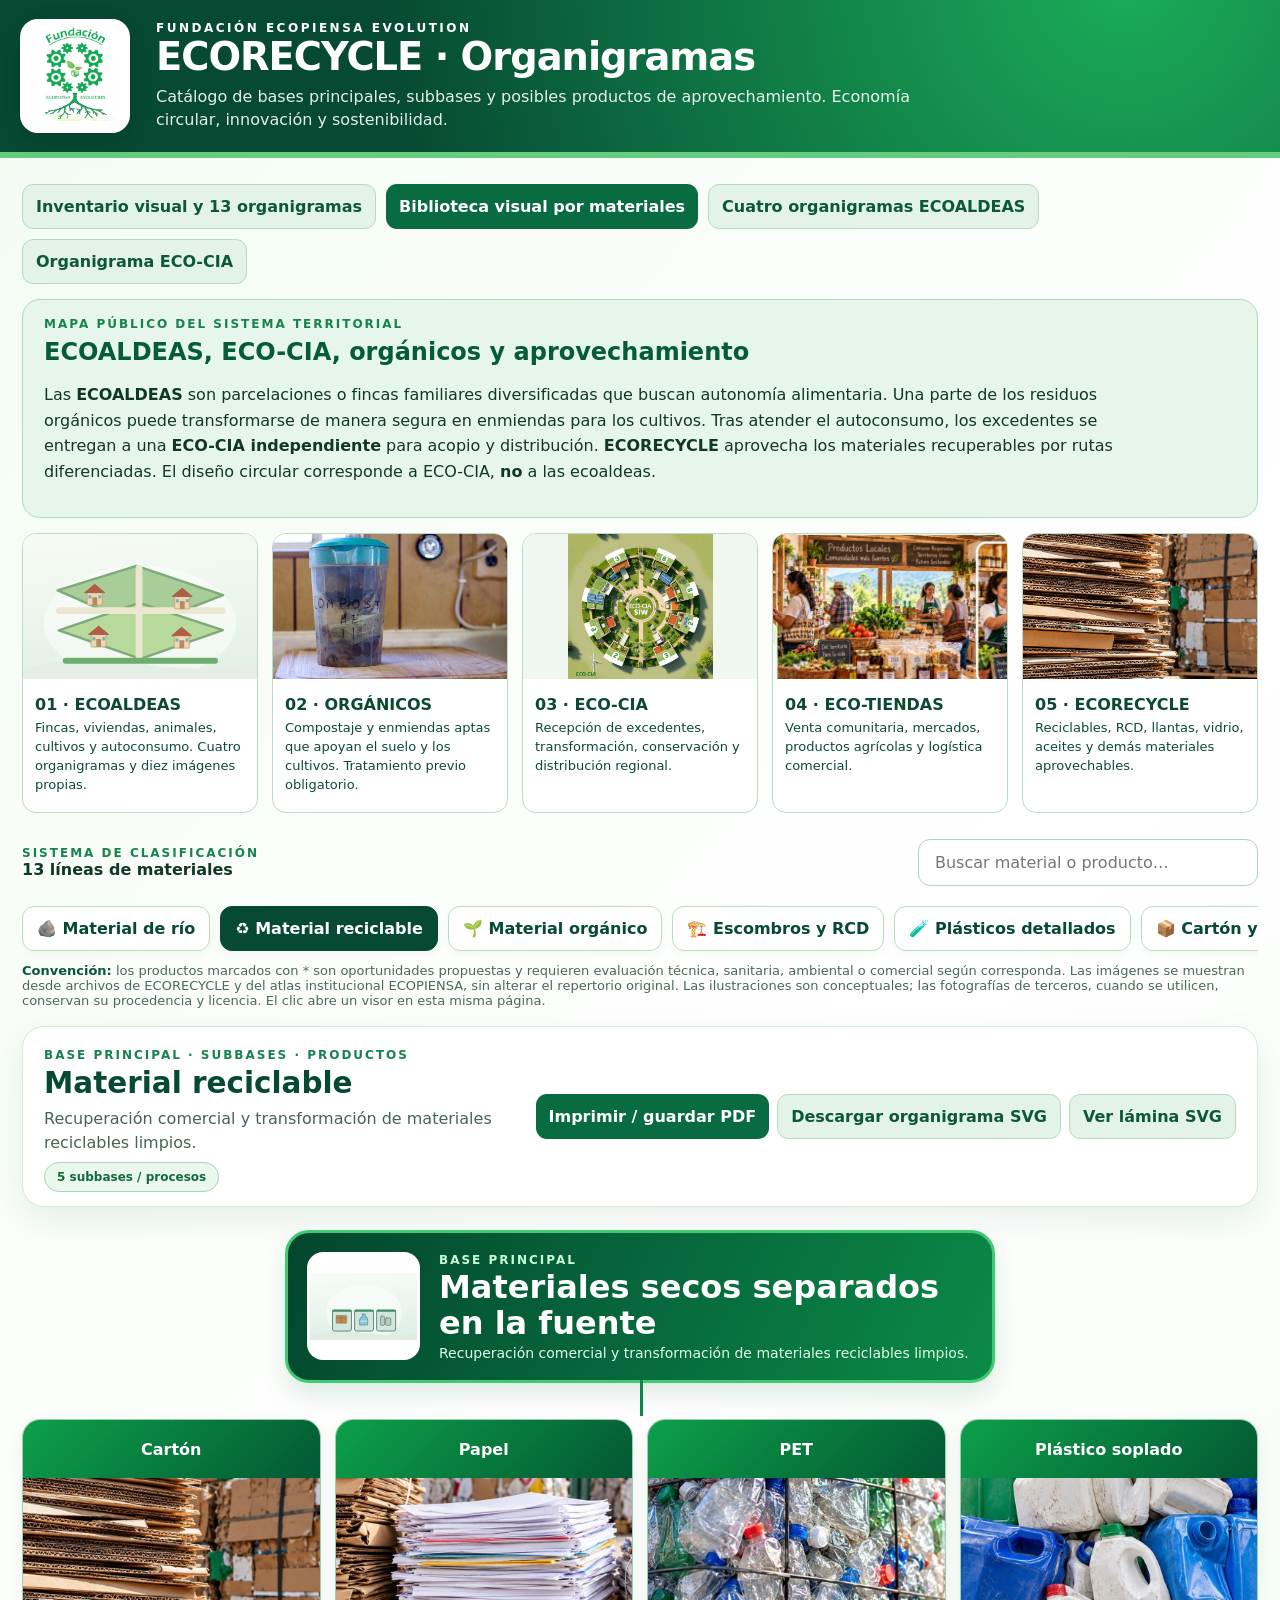
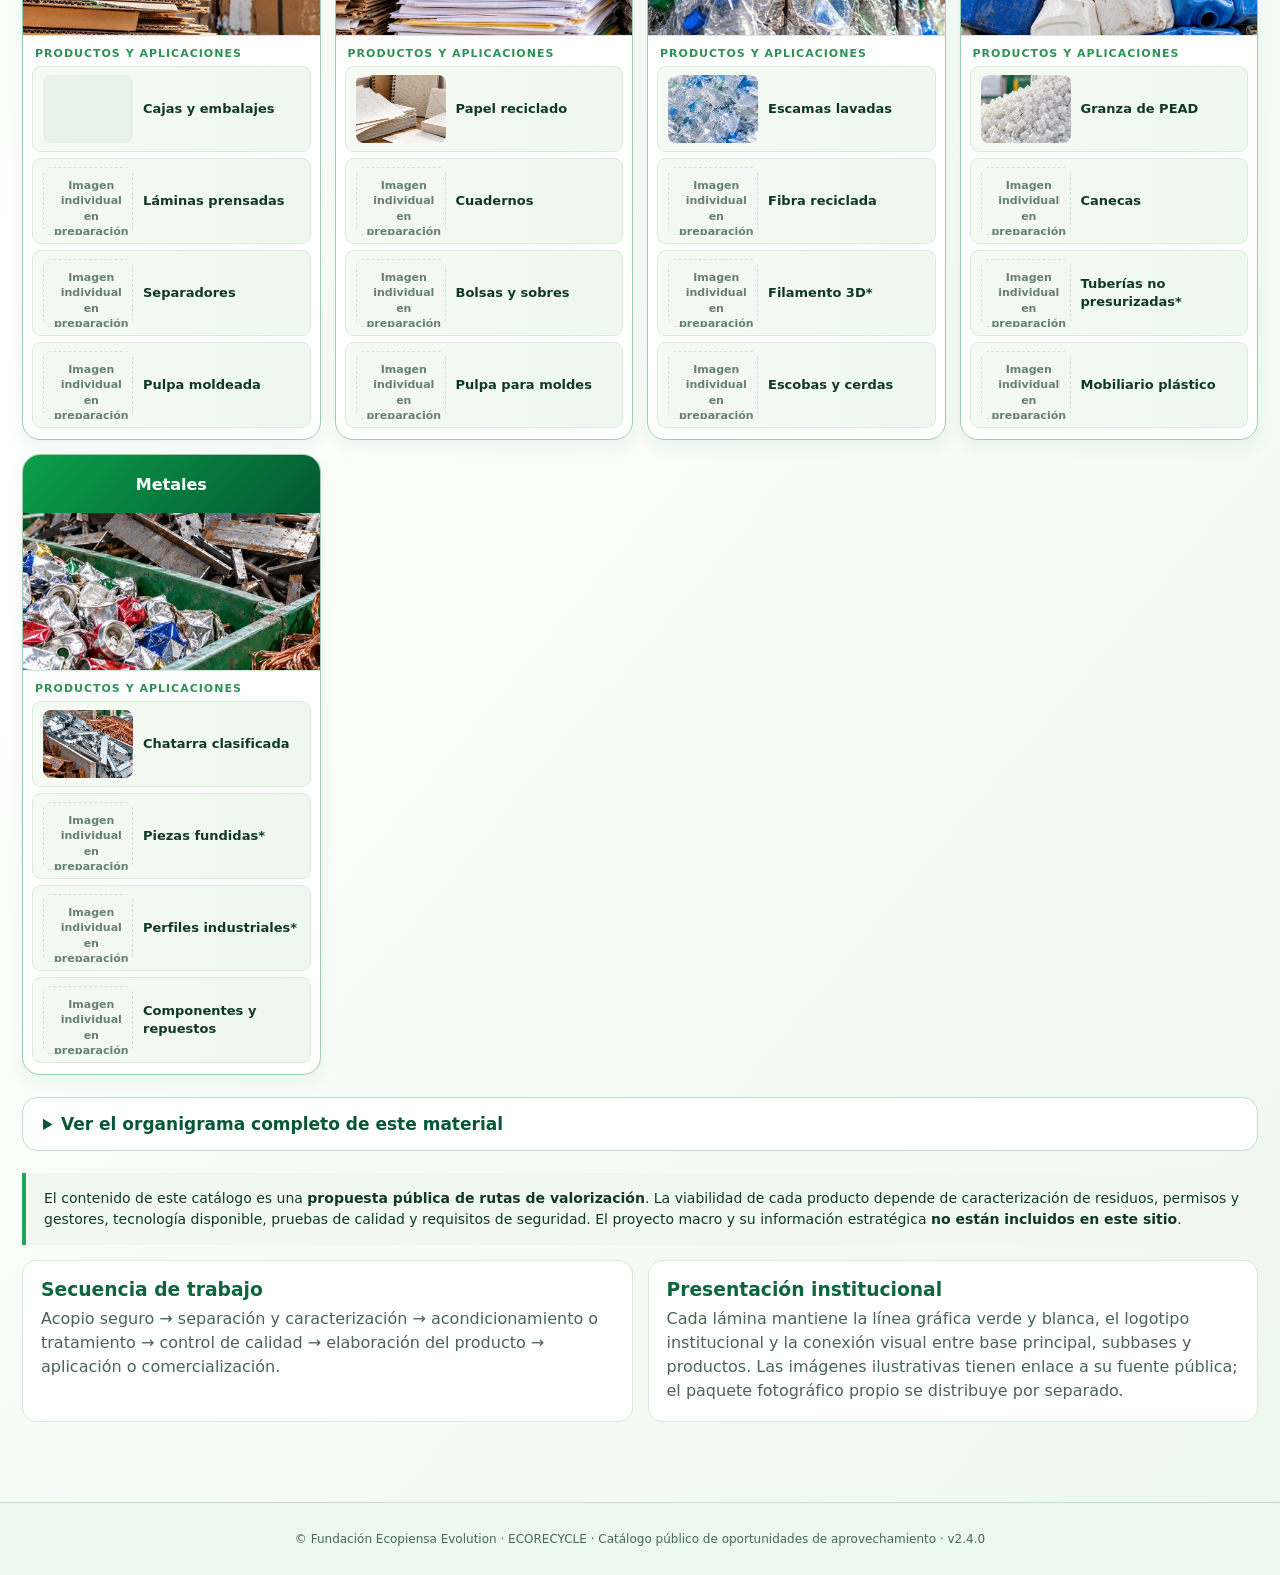
<file: index.html>
<!DOCTYPE html>
<html lang="es"><head><meta charset="utf-8"/><meta name="viewport" content="width=device-width, initial-scale=1"/>
<meta name="theme-color" content="#056633"/><meta name="description" content="ECORECYCLE: organigramas públicos de bases, subbases y productos de aprovechamiento ambiental de la Fundación Ecopiensa Evolution."/>
<title>ECORECYCLE | Bases · subbases · productos</title>
<style>
:root{--green:#087443;--dark:#064a33;--bright:#21a85b;--pale:#e8f7eb;--ink:#113827;--line:#a3d7b3;--shadow:0 12px 35px #094d3416}
*{box-sizing:border-box}body{margin:0;color:var(--ink);font-family:system-ui,-apple-system,Segoe UI,Roboto,Arial,sans-serif;background:linear-gradient(130deg,#f3fbf3,#fff 45%,#ecf8ec)}button,input{font:inherit}
header{background:radial-gradient(circle at 88% -15%,#1aac58,var(--dark) 65%);color:white;border-bottom:6px solid #65cc80;padding:19px max(20px,calc((100vw - 1490px)/2));display:flex;gap:26px;align-items:center}
.brand{background:#fff;border-radius:18px;padding:8px 12px;flex:0 0 auto;box-shadow:0 7px 22px #031a1135}.brand img{height:94px;width:86px;object-fit:contain}
h1{font-size:clamp(29px,3vw,48px);line-height:1.04;margin:2px 0 8px;letter-spacing:-1px}header p{margin:0;opacity:.9;max-width:800px;line-height:1.45}
main{max-width:1530px;padding:26px 22px 80px;margin:auto}.micro{font-size:12px;letter-spacing:2px;text-transform:uppercase;font-weight:850;color:#16834d}
.controls{display:flex;flex-wrap:wrap;align-items:center;justify-content:space-between;gap:12px;margin:0 0 18px}.search{min-width:min(100%,340px);padding:13px 16px;border:1px solid #b2d6bc;border-radius:12px;background:#fff;color:#164b35}
.tabs{display:flex;gap:10px;overflow-x:auto;padding:2px 0 12px;scrollbar-color:#87cba0 transparent}.tab{white-space:nowrap;cursor:pointer;border:1px solid #b9debf;background:#fff;color:var(--dark);padding:12px 14px;border-radius:12px;font-weight:750;box-shadow:0 3px 10px #0444230a}.tab.active{background:var(--dark);color:white;border-color:var(--dark)}
.legend{font-size:13px;color:#4a6957;margin:0 0 18px}.legend strong{color:#0b5735}
.hero{display:grid;grid-template-columns:1fr auto;gap:18px;align-items:center;margin-top:12px;background:#fff;border:1px solid #d2ead6;padding:21px;border-radius:22px;box-shadow:var(--shadow)}.hero h2{font-size:clamp(25px,2.3vw,39px);color:var(--dark);margin:4px 0 7px}.hero p{margin:0;line-height:1.5;color:#456452}.chip{background:#eaf7ed;border:1px solid #a9d7b5;padding:7px 12px;border-radius:50px;font-size:12px;font-weight:800;color:#14693d}.actions{display:flex;gap:8px;flex-wrap:wrap}.action{background:#096b40;color:white;border:0;border-radius:11px;cursor:pointer;padding:12px 13px;font-weight:800}.action.alt{background:#e4f3e8;color:#0c5837;border:1px solid #b4dbbf}
.base{max-width:710px;margin:23px auto 36px;background:linear-gradient(118deg,#03452d,#0b8a48);color:#fff;border:3px solid #3fca73;padding:16px 19px;border-radius:24px;box-shadow:0 12px 26px #00603520;display:flex;align-items:center;gap:19px;position:relative}.base:after{content:"";position:absolute;top:100%;height:36px;border-left:3px solid #0c874a;left:50%}.base-em{width:113px;height:108px;border-radius:16px;background:#fff;display:grid;place-items:center;font-size:72px;flex:none}.base span{font-size:12px;text-transform:uppercase;letter-spacing:2px;color:#c8ffd9;font-weight:850}.base h3{font-size:clamp(22px,2.5vw,36px);margin:2px 0 3px;line-height:1.12}.base p{margin:0;color:#defce7;font-size:14px;line-height:1.4}
.grid{display:grid;grid-template-columns:repeat(auto-fit,minmax(min(100%,245px),1fr));gap:14px;align-items:stretch}.item{border:1px solid #9ccfaf;border-radius:18px;background:#fff;overflow:hidden;box-shadow:0 6px 18px #11653813;position:relative}.item:before{content:"";position:absolute;left:50%;top:-1px;height:8px;width:2px;background:#068449}.itemHead{color:white;background:linear-gradient(135deg,#0ca04a,#035832);padding:10px 14px;text-align:center;font-size:16px;min-height:58px;display:grid;place-items:center;font-weight:850}.visual{height:114px;display:grid;place-items:center;background:radial-gradient(circle at 25% 20%,#b5efbd 0%,#e6f8e5 48%,#c5e8ce 100%);border-bottom:1px solid #d4ead8;position:relative}.visual .vIcon{font-size:69px;filter:drop-shadow(0 8px 7px #113b1d35)}.visual small{position:absolute;right:10px;bottom:7px;background:#fffd;padding:2px 7px;border-radius:6px;font-weight:750;font-size:10px;color:#316045}
.productTitle{margin:11px 12px 6px;font-size:11px;font-weight:900;letter-spacing:1px;text-transform:uppercase;color:#2e9155}.products{display:grid;gap:6px;padding:0 9px 11px}.product{border:1px solid #d7ebdb;background:linear-gradient(90deg,#f5fbf4,#eef8ef);border-radius:9px;display:flex;align-items:center;gap:10px;padding:8px 10px;min-height:48px;font-size:13px;font-weight:650;line-height:1.28}.mini{font-size:23px}.foot{font-size:14px;line-height:1.5;border-left:4px solid #20a65a;background:#f0f8f1;margin-top:22px;padding:15px 18px;border-radius:0 12px 12px 0}
.bottom{display:grid;grid-template-columns:1fr 1fr;gap:15px;margin-top:15px}.bottom>div{border:1px solid #d5ecd9;background:#fff;padding:18px;border-radius:14px}.bottom h3{margin:0 0 7px;color:#0c663c}.bottom p{margin:0;line-height:1.5;color:#486555}
footer{text-align:center;padding:29px 18px;border-top:1px solid #bee1c6;color:#476a54;font-size:12px;background:#ecf7ef}a{color:#07683c}
@media(max-width:850px){header{align-items:flex-start;padding:15px}.brand img{height:73px;width:60px}main{padding:18px 12px}.hero{grid-template-columns:1fr}.base{margin-top:19px}.base-em{height:90px;width:86px;font-size:56px}.bottom{grid-template-columns:1fr}}
@media print{header{padding:10mm;background:#075f38!important;print-color-adjust:exact;-webkit-print-color-adjust:exact}.tabs,.controls,.actions,.search{display:none!important}main{padding:7mm;max-width:none}.grid{grid-template-columns:repeat(4,1fr);gap:4mm}.hero,.item,.base{box-shadow:none;break-inside:avoid}body{background:white}.visual{height:70px}.visual .vIcon{font-size:42px}.base{margin:9mm auto 11mm}footer{padding:5mm}}
</style><link rel="stylesheet" href="./fotos-catalogo.css"/></head><body>
<header><div class="brand"><img src="./logo%20ecopiensa%20(1).png" alt="Logotipo oficial Fundación Ecopiensa Evolution"></div><div><div style="text-transform:uppercase;letter-spacing:2.5px;font-weight:800;font-size:12px">Fundación Ecopiensa Evolution</div><h1>ECORECYCLE · Organigramas</h1><p>Catálogo de bases principales, subbases y posibles productos de aprovechamiento. Economía circular, innovación y sostenibilidad.</p></div></header>
<main><nav style="display:flex;gap:10px;flex-wrap:wrap;margin-bottom:15px"><a href="./auditoria.html" class="action alt" style="text-decoration:none;display:inline-flex">Inventario visual y 13 organigramas</a><a href="./biblioteca-visual.html" class="action" style="text-decoration:none;display:inline-flex;align-items:center">Biblioteca visual por materiales</a><a href="./ecoaldeas-propuestas.html" class="action alt" style="text-decoration:none;display:inline-flex">Cuatro organigramas ECOALDEAS</a><a href="./ecocia.html" class="action alt" style="text-decoration:none;display:inline-flex">Organigrama ECO-CIA</a></nav><section aria-label="Sistema integral de Fundación Ecopiensa Evolution" style="margin-bottom:26px"><div style="padding:17px 21px;border-radius:18px;background:#e7f6eb;border:1px solid #b0d9bc"><div class="micro">Mapa público del sistema territorial</div><h2 style="color:#065b38;margin:7px 0">ECOALDEAS, ECO-CIA, orgánicos y aprovechamiento</h2><p style="line-height:1.6;max-width:1100px">Las <b>ECOALDEAS</b> son parcelaciones o fincas familiares diversificadas que buscan autonomía alimentaria. Una parte de los residuos orgánicos puede transformarse de manera segura en enmiendas para los cultivos. Tras atender el autoconsumo, los excedentes se entregan a una <b>ECO-CIA independiente</b> para acopio y distribución. <b>ECORECYCLE</b> aprovecha los materiales recuperables por rutas diferenciadas. El diseño circular corresponde a ECO-CIA, <b>no</b> a las ecoaldeas.</p></div>
<div style="display:grid;grid-template-columns:repeat(auto-fit,minmax(min(100%,235px),1fr));gap:14px;margin-top:15px">
<a href="./ecoaldeas-propuestas.html" style="text-decoration:none;color:#0c4a30;background:#fff;border:1px solid #bcdac5;border-radius:14px;overflow:hidden"><img src="./assets/biblioteca/ecoaldeas/espacios/parcelacion-colaborativa.svg" alt="Ecoaldeas con familias y parcelas de producción complementaria" loading="lazy" style="width:100%;height:145px;object-fit:cover"><div style="padding:12px"><strong>01 · ECOALDEAS</strong><p style="margin:5px 0;font-size:13px;line-height:1.45">Fincas, viviendas, animales, cultivos y autoconsumo. Cuatro organigramas y diez imágenes propias.</p></div></a>
<a href="./index.html?material=organicos" style="text-decoration:none;color:#0c4a30;background:#fff;border:1px solid #bcdac5;border-radius:14px;overflow:hidden"><img src="./assets/fotos/organicos/frutas-y-verduras.jpg" alt="Material orgánico de frutas y verduras para tratamiento controlado" loading="lazy" style="width:100%;height:145px;object-fit:cover"><div style="padding:12px"><strong>02 · ORGÁNICOS</strong><p style="margin:5px 0;font-size:13px;line-height:1.45">Compostaje y enmiendas aptas que apoyan el suelo y los cultivos. Tratamiento previo obligatorio.</p></div></a>
<a href="./ecocia.html" style="text-decoration:none;color:#0c4a30;background:#fff;border:1px solid #bcdac5;border-radius:14px;overflow:hidden"><img src="./assets/organigramas/ecocia-referencia-institucional.jpg" alt="Centro ECO-CIA de integración agroindustrial, distinto de las parcelas de ecoaldeas" loading="lazy" style="width:100%;height:145px;object-fit:contain;background:#f0f7f1"><div style="padding:12px"><strong>03 · ECO-CIA</strong><p style="margin:5px 0;font-size:13px;line-height:1.45">Recepción de excedentes, transformación, conservación y distribución regional.</p></div></a>
<a href="./ecotiendas.html" style="text-decoration:none;color:#0c4a30;background:#fff;border:1px solid #bcdac5;border-radius:14px;overflow:hidden"><img src="./assets/biblioteca/ecotiendas/imagenes/eco_tienda_comunitaria.jpg" alt="Eco-tienda comunitaria de comercialización de excedentes, imagen conceptual" loading="lazy" style="width:100%;height:145px;object-fit:cover"><div style="padding:12px"><strong>04 · ECO-TIENDAS</strong><p style="margin:5px 0;font-size:13px;line-height:1.45">Venta comunitaria, mercados, productos agrícolas y logística comercial.</p></div></a>
<a href="./index.html?material=reciclables" style="text-decoration:none;color:#0c4a30;background:#fff;border:1px solid #bcdac5;border-radius:14px;overflow:hidden"><img src="./assets/biblioteca/reciclables-secos/subbases/carton.jpg" alt="Cartón clasificado en sistema ECORECYCLE de aprovechamiento" loading="lazy" style="width:100%;height:145px;object-fit:cover"><div style="padding:12px"><strong>05 · ECORECYCLE</strong><p style="margin:5px 0;font-size:13px;line-height:1.45">Reciclables, RCD, llantas, vidrio, aceites y demás materiales aprovechables.</p></div></a>
</div></section><section class="controls"><div><div class="micro">Sistema de clasificación</div><strong id="counter">11 líneas de materiales</strong></div><input id="search" class="search" type="search" placeholder="Buscar material o producto…"/></section><nav class="tabs" id="tabs" aria-label="Materiales"></nav><div class="legend"><strong>Convención:</strong> los productos marcados con * son oportunidades propuestas y requieren evaluación técnica, sanitaria, ambiental o comercial según corresponda. Las imágenes se muestran desde archivos de ECORECYCLE y del atlas institucional ECOPIENSA, sin alterar el repertorio original. Las ilustraciones son conceptuales; las fotografías de terceros, cuando se utilicen, conservan su procedencia y licencia. El clic abre un visor en esta misma página.</div>
<section class="hero"><div><div class="micro">BASE PRINCIPAL · SUBBASES · PRODUCTOS</div><h2 id="title"></h2><p id="summary"></p><div style="margin-top:11px"><span class="chip" id="numSubs"></span></div></div><div class="actions"><button class="action" onclick="window.print()">Imprimir / guardar PDF</button><button class="action alt" id="export">Descargar organigrama SVG</button><a id="viewSvg" class="action alt" target="_blank" rel="noopener" style="text-decoration:none" href="./organigramas/organicos.svg">Ver lámina SVG</a><a id="verBiblioteca" class="action alt" target="_blank" rel="noopener" style="text-decoration:none;display:none" href="./biblioteca/metales/lote-01.html">Galería fotográfica · Lote 01</a></div></section>
<section class="base" aria-label="Base principal"><div class="base-em" id="baseIcon"></div><div><span>Base principal</span><h3 id="baseName"></h3><p id="baseDesc"></p></div></section>
<div class="grid" id="cards"></div>
<details style="margin:22px 0;border:1px solid #c0dfc8;background:#fff;border-radius:15px;padding:16px 20px">
<summary style="cursor:pointer;font-weight:850;color:#075736;font-size:17px">Ver el organigrama completo de este material</summary>
<p style="font-size:13px;color:#52725e;margin:12px 0">Esta lámina explica el flujo entre base, subbases y productos. Es un esquema vectorial; las fotografías independientes aparecen en las tarjetas superiores a medida que se crean y revisan.</p>
<img id="diagramPreview" src="./organigramas/reciclables.svg" alt="Organigrama de material reciclable" loading="lazy" style="width:100%;height:auto;display:block;max-height:720px;object-fit:contain;background:#f1faf3;border-radius:10px">
</details>
<div class="foot">El contenido de este catálogo es una <b>propuesta pública de rutas de valorización</b>. La viabilidad de cada producto depende de caracterización de residuos, permisos y gestores, tecnología disponible, pruebas de calidad y requisitos de seguridad. El proyecto macro y su información estratégica <b>no están incluidos en este sitio</b>.</div>
<div class="bottom"><div><h3>Secuencia de trabajo</h3><p>Acopio seguro → separación y caracterización → acondicionamiento o tratamiento → control de calidad → elaboración del producto → aplicación o comercialización.</p></div><div><h3>Presentación institucional</h3><p>Cada lámina mantiene la línea gráfica verde y blanca, el logotipo institucional y la conexión visual entre base principal, subbases y productos. Las imágenes ilustrativas tienen enlace a su fuente pública; el paquete fotográfico propio se distribuye por separado.</p></div></div>
</main><footer>© Fundación Ecopiensa Evolution · ECORECYCLE · Catálogo público de oportunidades de aprovechamiento · v2.4.0</footer>
<script>
const DATA=[{"id":"rio","n":"Material de río","e":"🪨","h":"Canto rodado y agregados naturales","f":"Áridos clasificados por granulometría para distintas aplicaciones.","b":[["Triturado 1 pulgada","🪨",["Bases y subbases viales","Concretos de diseño","Drenajes y filtros","Obras civiles"]],["Triturado ¾ pulgada","🪨",["Concretos","Prefabricados","Andenes","Elementos de drenaje"]],["Triturado ½ pulgada","🪨",["Bloques y mezclas","Concreto no estructural","Contrapisos","Prefabricados"]],["Gravilla ⅜ pulgada","⚪",["Adoquines","Concretos finos","Acabados decorativos","Prefabricados"]],["Grouting y arenón","🏖️",["Morteros","Mampostería","Nivelaciones","Relleno controlado"]],["Arena gruesa y fina","🏝️",["Pega de ladrillo","Repellos","Acabados","Mezclas de concreto"]]]},{"id":"reciclables","n":"Material reciclable","e":"♻️","h":"Materiales secos separados en la fuente","f":"Recuperación comercial y transformación de materiales reciclables limpios.","b":[["Cartón","📦",["Cajas y embalajes","Láminas prensadas","Separadores","Pulpa moldeada"]],["Papel","📄",["Papel reciclado","Cuadernos","Bolsas y sobres","Pulpa para moldes"]],["PET","🧴",["Escamas lavadas","Fibra reciclada","Filamento 3D*","Escobas y cerdas"]],["Plástico soplado","🛢️",["Granza de PEAD","Canecas","Tuberías no presurizadas*","Mobiliario plástico"]],["Metales","🔩",["Chatarra clasificada","Piezas fundidas*","Perfiles industriales*","Componentes y repuestos"]]]},{"id":"organicos","n":"Material orgánico","e":"🌱","h":"Biomasa y residuos biodegradables","f":"Compostaje, lombricultura, biodigestión y valorización agroecológica.","b":[["Frutas y verduras","🥬",["Compost estabilizado","Humus de lombriz","Enmiendas de suelo","Biogás*"]],["Podas y jardinería","🌿",["Acolchado vegetal","Astillas","Compost vegetal","Biocarbón*"]],["Estiércoles pecuarios","🐄",["Abono compostado","Biogás*","Digestato tratado*","Fertilizante formulado*"]],["Residuos agroindustriales","🌾",["Compost agrícola","Sustrato para hongos*","Briquetas de biomasa*","Biocarbón*"]],["Restos alimentarios","🍌",["Compost controlado","Bokashi","Biogás*","Mejoradores del suelo"]],["Lodos y biosólidos especiales","🧫",["Caracterización especializada*","Tratamiento autorizado*","Usos condicionados a normativa*","Gestión por operadores habilitados"]]]},{"id":"rcd","n":"Escombros y RCD","e":"🏗️","h":"Residuos de construcción y demolición","f":"Recepción, separación, trituración y fabricación de elementos con caracterización de calidad.","b":[["Concreto limpio","🧱",["Árido reciclado","Subbases viales*","Bloques no estructurales*","Prefabricados*"]],["Ladrillo y mampostería","🟧",["Ladrillos ecológicos*","Adoquines*","Agregados para morteros*","Calados y celosías*"]],["Cerámicos y tejas","🏺",["Granulado cerámico","Adoquines decorativos*","Áridos mixtos*","Material para senderos*"]],["Tierras y materiales inertes","⛰️",["Rellenos autorizados","Nivelaciones*","Estabilización de terreno*","Bases para senderos*"]],["Fracciones separadas","🔧",["Metales a reciclaje","Madera aprovechable","Plásticos recuperables","Reutilización de piezas"]],["Asfalto recuperado","🛣️",["Fresado asfáltico clasificado*","Recuperación en mezclas*","Subbases con material recuperado*","Gestión de fracciones contaminadas"]]]},{"id":"plasticos","n":"Plásticos detallados","e":"🧪","h":"Polímeros clasificados por resina","f":"Separación por PET, PEAD, PP, PEBD y mezclas. No todos admiten la misma transformación.","b":[["PET (tipo 1)","🧴",["Escamas de PET","Fibra poliéster","Filamento 3D*","Cerdas y flejes"]],["PEAD (tipo 2)","🛢️",["Granza reciclada","Canecas*","Tablas plásticas*","Recipientes no alimentarios*"]],["PEBD (tipo 4)","🛍️",["Pellets reciclados","Bolsas industriales*","Láminas plásticas*","Madera plástica*"]],["PP (tipo 5)","🪑",["Granza de PP","Materas*","Mobiliario*","Componentes moldeados*"]],["Mezclas aptas para valorización","⚙️",["Separación adicional","Material compuesto*","Aceite de pirólisis industrial*","Gas energético industrial*"]]]},{"id":"papel_carton","n":"Cartón y papel","e":"📦","h":"Fibras celulósicas recuperadas","f":"Separación por tipo de fibra y contaminación, con reúso, recuperación de papel y gestores especializados.","b":[["Cartón corrugado","📦",["Cajas recicladas*","Láminas para empaque*","Separadores de cartón*","Pulpa moldeada*"]],["Papel blanco","📄",["Papel reciclado*","Cuadernos y libretas*","Pulpa de celulosa*","Papel de impresión reciclado*"]],["Papel mixto","🗞️",["Cartón gris*","Bandejas moldeadas*","Papel de embalaje*","Aislantes de celulosa*"]],["Periódicos y revistas","📰",["Pulpa recuperada*","Cartón reciclado*","Manualidades","Papel recuperado*"]],["Envases multicapa","🥛",["Recuperación de fibras*","Paneles compuestos*","Separación de polialuminio*","Gestión industrial especializada*"]]]},{"id":"metales","n":"Metales","e":"🔩","h":"Materiales metálicos recuperables","f":"Clasificación de metales ferrosos y no ferrosos; reintroducción en cadenas de recuperación y fundición especializada.","b":[["Aluminio","🥫",["Latas compactadas","Lingotes industriales*","Perfiles de aluminio*","Componentes moldeados*"]],["Cobre","🔌",["Cable separado","Cobre clasificado","Alambre industrial*","Componentes recuperados*"]],["Hierro y acero","⚙️",["Chatarra ferrosa","Perfiles siderúrgicos*","Piezas fundidas*","Varillas industriales*"]],["Acero inoxidable","🔧",["Retales por aleación","Materia prima inoxidable","Repuestos metálicos*","Accesorios industriales*"]],["Bronce, latón y otros","🛠️",["Metales clasificados","Aleaciones recuperadas*","Fundición especializada*","Piezas industriales*"]]]},{"id":"madera","n":"Madera recuperada","e":"🪵","h":"Maderas limpias no peligrosas","f":"Reutilización y transformación de madera no tratada o apta según su condición.","b":[["Estibas y pallets","🪜",["Muebles restaurados","Huertas elevadas","Tablas reutilizadas","Embalajes"]],["Retales y recortes","🪚",["Artesanías","Juguetes y objetos*","Revestimientos","Pequeño mobiliario"]],["Aserrín limpio","🍂",["Briquetas*","Pellets*","Sustratos acondicionados*","Absorbentes industriales*"]],["Astillas limpias","🌳",["Acolchado","Camas vegetales","Biocarbón*","Compost con aporte carbono"]],["Madera no apta","⚠️",["Clasificación específica","Aislamiento de tratadas","Gestor autorizado","No mezclar en compost"]]]},{"id":"vidrio","n":"Vidrio","e":"🍾","h":"Envases y fragmentos de vidrio","f":"Reúso y valorización por color, forma y especificación técnica.","b":[["Envases retornables","🍶",["Lavado autorizado*","Reutilización*","Circuitos de retorno","Envases retornados"]],["Vidrio transparente","🥛",["Calcín limpio","Nuevos envases industriales*","Vidrio triturado","Materias primas industriales"]],["Vidrio verde","🟢",["Calcín por color","Nuevos envases industriales*","Mosaicos*","Artesanías"]],["Vidrio ámbar","🟤",["Calcín por color","Vidrio industrial*","Decoración y mosaicos","Árido para usos autorizados*"]],["Vidrio mixto","💠",["Separación adicional","Áridos decorativos*","Pavimentos especiales*","Recuperación industrial*"]]]},{"id":"llantas","n":"Llantas usadas","e":"🛞","h":"Neumáticos al final de su vida útil","f":"Reencauche cuando sea viable y aprovechamiento especializado del caucho, acero y fibras.","b":[["Carcasas aptas","🛞",["Reencauche certificado*","Reutilización controlada","Segunda vida útil*","Reducción de descarte"]],["Granulado de caucho","⚫",["Pisos amortiguantes*","Losetas de seguridad*","Superficies deportivas*","Asfalto modificado*"]],["Polvo de caucho","🌑",["Mezclas asfálticas*","Selladores*","Compuestos industriales*","Tapetes de caucho*"]],["Acero recuperado","🔗",["Chatarra clasificada","Fundición industrial*","Materia prima metalúrgica","Recuperación comercial"]],["Pirólisis industrial","🏭",["Aceite de pirólisis*","Gas energético*","Negro de carbón recuperado*","Acero separado"]]]},{"id":"aceites","n":"Aceites usados","e":"🛢️","h":"Corrientes separadas: cocina y lubricantes","f":"Los aceites comestibles usados y los aceites minerales requieren rutas distintas.","b":[["Aceite de cocina usado","🍳",["Biodiésel industrial*","Jabones técnicos*","Insumo oleoquímico*","Gestión posconsumo"]],["Grasas alimentarias","🧈",["Pretratamiento","Materia prima técnica*","Biodigestión especializada*","Gestión diferenciada"]],["Lubricantes minerales usados","⚙️",["Re-refinación industrial*","Bases lubricantes recuperadas*","Valorización autorizada*","Trazabilidad con gestor"]],["Filtros aceitosos","🔩",["Separación controlada","Recuperación por gestor*","Metales tratados*","Gestión peligrosa"]],["Envases contaminados","🧴",["Acopio separado","Descontaminación autorizada*","Recuperación condicionada*","Disposición por gestor"]]]},{"id":"textiles","n":"Textiles","e":"🧵","h":"Ropa, retales, fibras y confecciones","f":"Primero reutilización y reparación, luego reciclaje de fibras.","b":[["Ropa utilizable","👚",["Reutilización social","Ropa de segunda mano","Rediseño creativo","Reparación"]],["Algodón y fibras naturales","🧶",["Trapos industriales*","Fibra de relleno*","Aislantes*","Hilados reciclados*"]],["Denim y retales","👖",["Bolsos","Estuches","Tapicería","Accesorios"]],["Poliéster separado","👕",["Fibra reciclada industrial*","Rellenos textiles*","Hilatura recuperada*","Fieltros*"]],["Mezclas textiles","🧣",["Clasificación","Paneles acústicos*","Acolchados*","Recuperación industrial*"]]]},{"id":"raee","n":"Residuos electrónicos RAEE","e":"💻","h":"Aparatos eléctricos y electrónicos","f":"Reacondicionamiento y desmontaje seguro con gestores habilitados para componentes peligrosos.","b":[["Equipos recuperables","💻",["Computadores reacondicionados*","Repuestos funcionales","Donaciones tecnológicas*","Segunda vida útil"]],["Cables","🔌",["Cobre recuperado*","Aluminio recuperado*","Fracción plástica separada","Comercialización controlada"]],["Tarjetas electrónicas","🟩",["Placas separadas","Metales por refinador*","Recuperación especializada*","Trazabilidad"]],["Carcasas plásticas","🖥️",["Plásticos clasificados","Granza industrial*","Carcasas reutilizables*","Repuestos"]],["Baterías y pantallas","🔋",["Aislamiento seguro","Gestor RAEE autorizado","Recuperación especializada*","Prohibido tratamiento artesanal"]]]}];
let active=(new URLSearchParams(window.location.search).get('material')||'reciclables');let term='';
const $=q=>document.querySelector(q), safe=s=>String(s).replaceAll('&','&amp;').replaceAll('<','&lt;').replaceAll('>','&gt;').replaceAll('"','&quot;');
function draw(){let m=DATA.find(x=>x.id===active)||DATA[0];$('#tabs').innerHTML=DATA.map(x=>'<button class="tab '+(x.id===m.id?'active':'')+'" data-id="'+x.id+'">'+x.e+' '+safe(x.n)+'</button>').join('');
$('#tabs').querySelectorAll('button').forEach(btn=>btn.addEventListener('click',()=>{active=btn.dataset.id;term='';$('#search').value='';draw()}));
$('#counter').textContent=DATA.length+' líneas de materiales';$('#title').textContent=m.n;$('#summary').textContent=m.f;$('#numSubs').textContent=m.b.length+' subbases / procesos';$('#baseIcon').textContent=m.e;$('#baseName').textContent=m.h;$('#baseDesc').textContent=m.f;$('#viewSvg').href='./organigramas/'+m.id+'.svg';$('#diagramPreview').src='./organigramas/'+m.id+'.svg';$('#diagramPreview').alt='Organigrama de '+m.n;$('#verBiblioteca').style.display=m.id==='metales'?'inline-flex':'none';
const match=m.b.filter(x=>!term||[x[0],...x[2]].join(' ').toLowerCase().includes(term.toLowerCase()));
$('#cards').innerHTML=match.length?match.map(x=>'<article class="item"><div class="itemHead">'+safe(x[0])+'</div><div class="visual" aria-label="Ilustración de '+safe(x[0])+'"><span class="vIcon">'+x[1]+'</span><small>Subbase</small></div><p class="productTitle">Productos y aplicaciones</p><div class="products">'+x[2].map(y=>'<div class="product"><span class="mini">🌿</span><span>'+safe(y)+'</span></div>').join('')+'</div></article>').join(''):'<div style="grid-column:1/-1;padding:24px;background:#fff;border-radius:12px">No se encontraron coincidencias en esta línea.</div>';
}
$('#search').addEventListener('input',e=>{term=e.target.value.trim();draw()});
function xml(s){return safe(s).replaceAll("'",'&apos;')}
function exportSvg(){let m=DATA.find(x=>x.id===active);let w=2400,pad=55,gap=17,cols=m.b.length;let cw=(w-2*pad-gap*(cols-1))/cols;let height=1180;let blocks=m.b.map((x,i)=>{let xx=pad+i*(cw+gap);let rect='<rect x="'+xx+'" y="395" width="'+cw+'" height="710" rx="20" fill="#fff" stroke="#159755" stroke-width="3"/><rect x="'+xx+'" y="395" width="'+cw+'" height="74" rx="18" fill="#087443"/>';let name='<text x="'+(xx+cw/2)+'" y="441" font-size="26" font-weight="bold" text-anchor="middle" fill="#fff">'+xml(x[0])+'</text>';let ico='<text x="'+(xx+cw/2)+'" y="562" font-size="79" text-anchor="middle">'+xml(x[1])+'</text>';let ps=x[2].map((p,j)=>{let y=610+j*114;let parts=p.length>30?[p.slice(0,27),p.slice(27)]:[p];return '<rect x="'+(xx+14)+'" y="'+y+'" width="'+(cw-28)+'" height="97" rx="12" fill="#eff8f0" stroke="#d4ebd8"/>'+parts.map((t,k)=>'<text x="'+(xx+28)+'" y="'+(y+44+k*28)+'" font-size="'+(p.length>25?20:23)+'" font-weight="600" fill="#174932">'+xml(t)+'</text>').join('')}).join('');return rect+name+ico+ps+'<path d="M1200 338 V365 H'+(xx+cw/2)+' V391" stroke="#198a48" stroke-width="5" fill="none"/>'}).join('');
let svg='<?xml version="1.0" encoding="UTF-8"?><svg xmlns="http://www.w3.org/2000/svg" width="'+w+'" height="'+height+'" viewBox="0 0 '+w+' '+height+'"><rect width="'+w+'" height="'+height+'" fill="#f4fbf5"/><rect x="46" y="34" width="2308" height="115" rx="26" fill="#065535"/><text x="1200" y="107" font-size="60" font-family="Arial,sans-serif" font-weight="bold" text-anchor="middle" fill="#fff">BASE · SUBBASES · PRODUCTOS</text><text x="1200" y="207" font-size="40" font-family="Arial" font-weight="bold" text-anchor="middle" fill="#086436">Fundación Ecopiensa Evolution</text><rect x="580" y="235" width="1240" height="107" rx="20" fill="#087443"/><text x="1200" y="301" font-size="43" font-family="Arial" font-weight="bold" text-anchor="middle" fill="#fff">'+xml(m.n.toUpperCase())+'</text>'+blocks+'<text x="1200" y="1150" font-size="21" font-family="Arial" text-anchor="middle" fill="#376b4b">* Requiere estudio técnico y validación regulatoria. ECORECYCLE · Fundación Ecopiensa Evolution</text></svg>';
let blob=new Blob([svg],{type:'image/svg+xml;charset=utf-8'});let url=URL.createObjectURL(blob);let a=document.createElement('a');a.href=url;a.download='organigrama-'+m.id+'.svg';a.click();setTimeout(()=>URL.revokeObjectURL(url),1000);}
$('#export').addEventListener('click',exportSvg);draw();
</script><script src="./fotos-catalogo.js" defer></script></body></html>
</file>
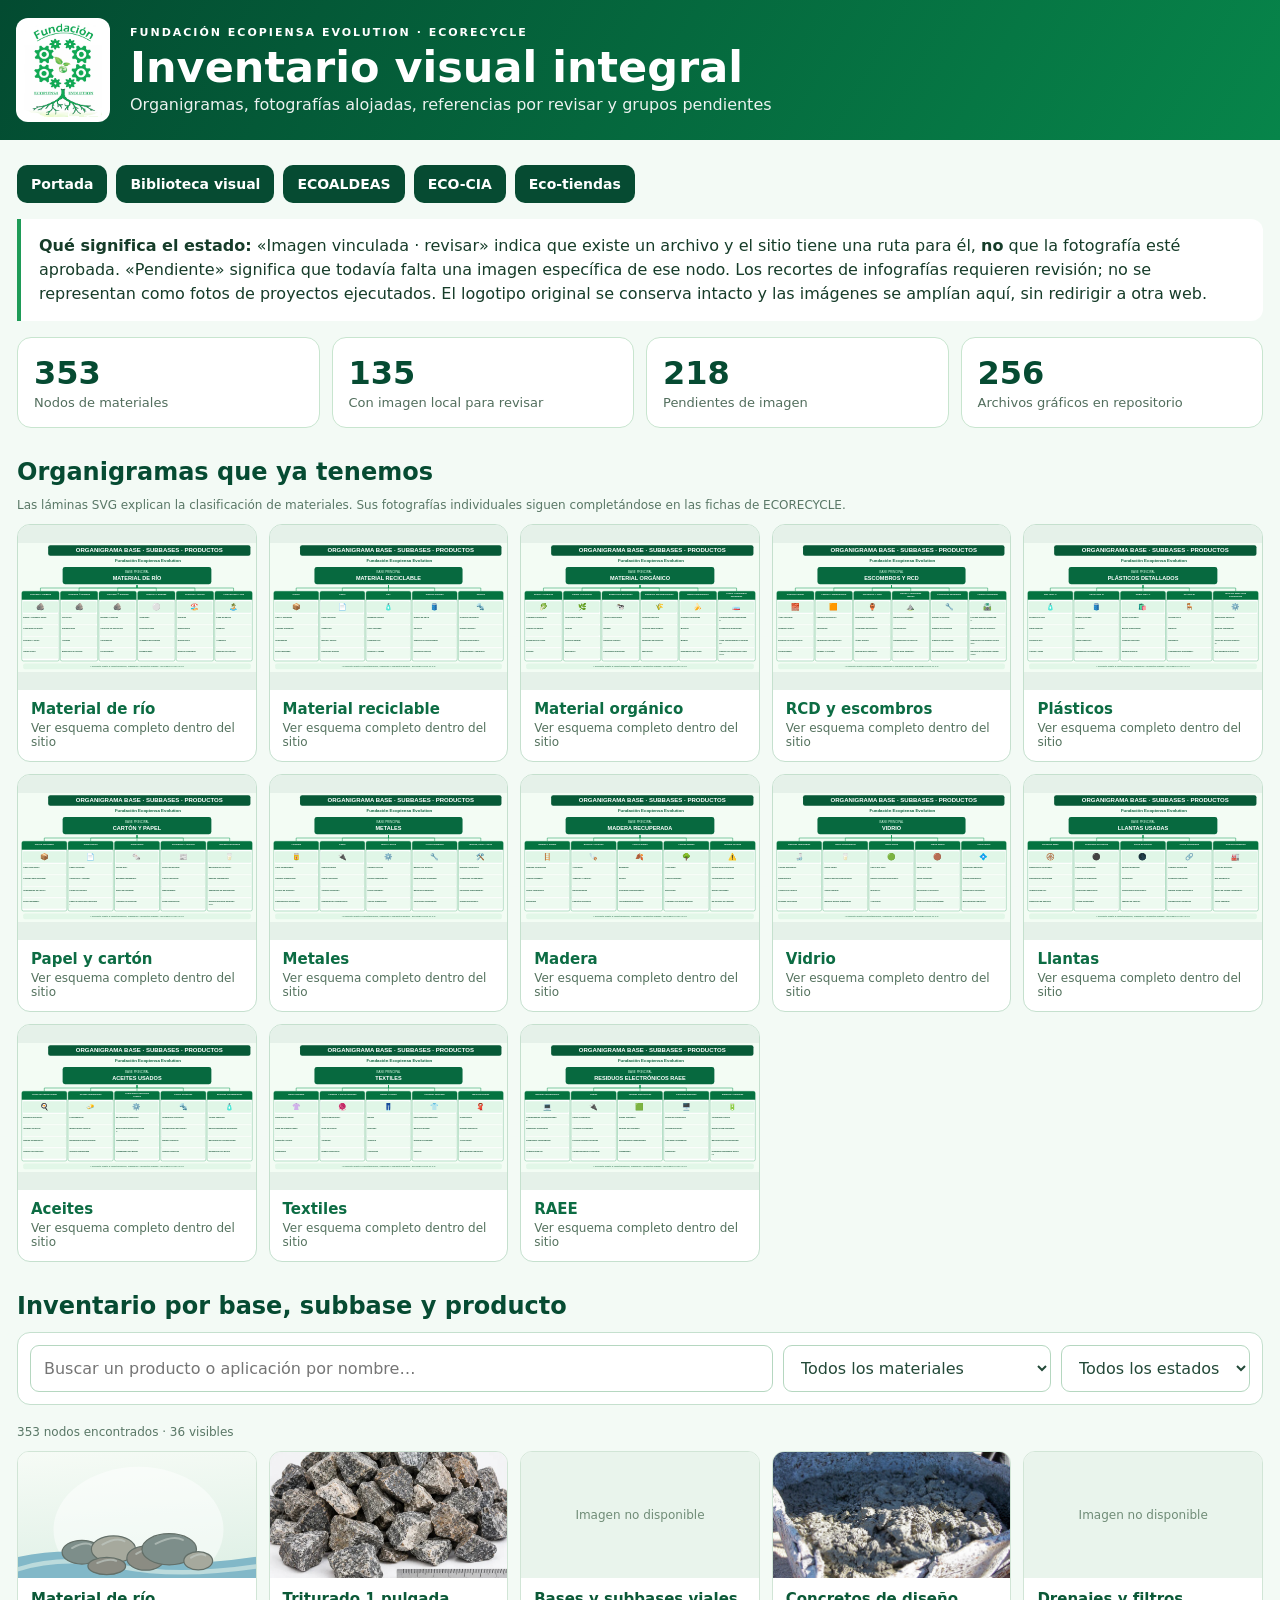
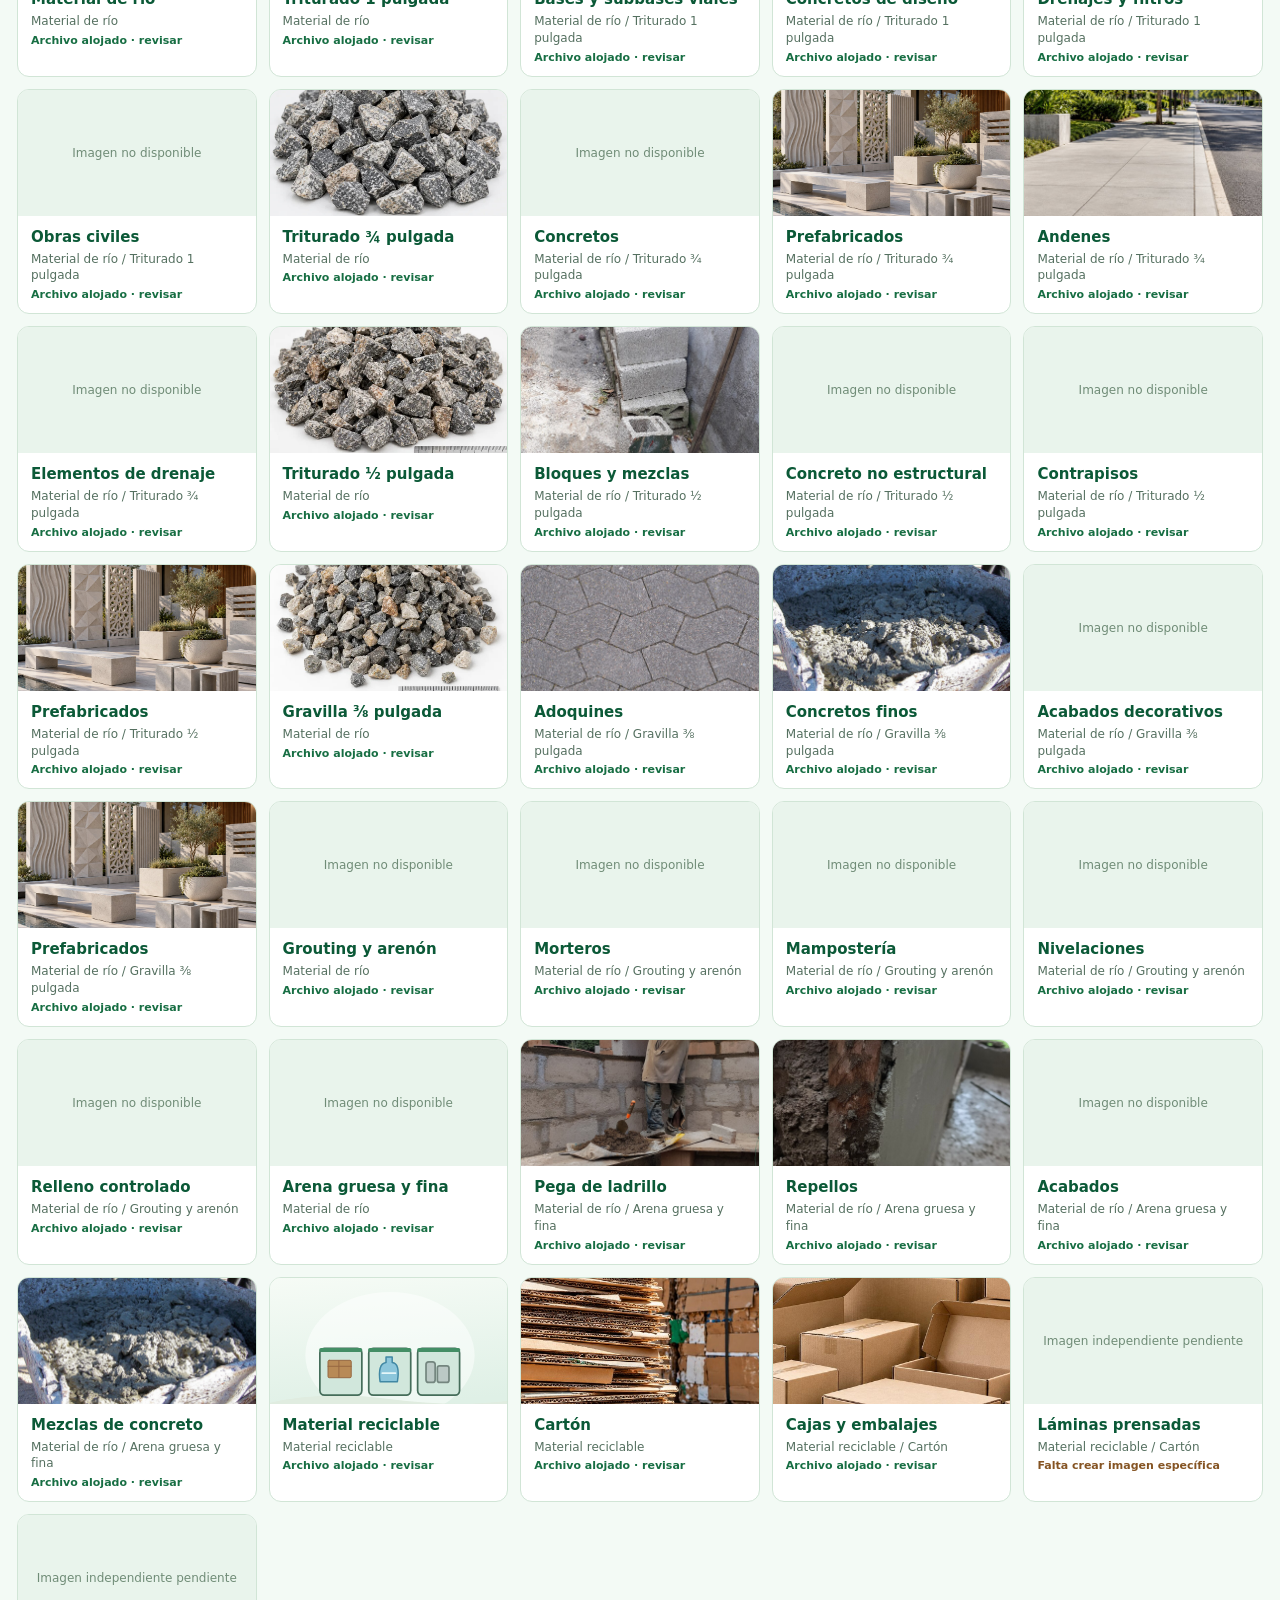
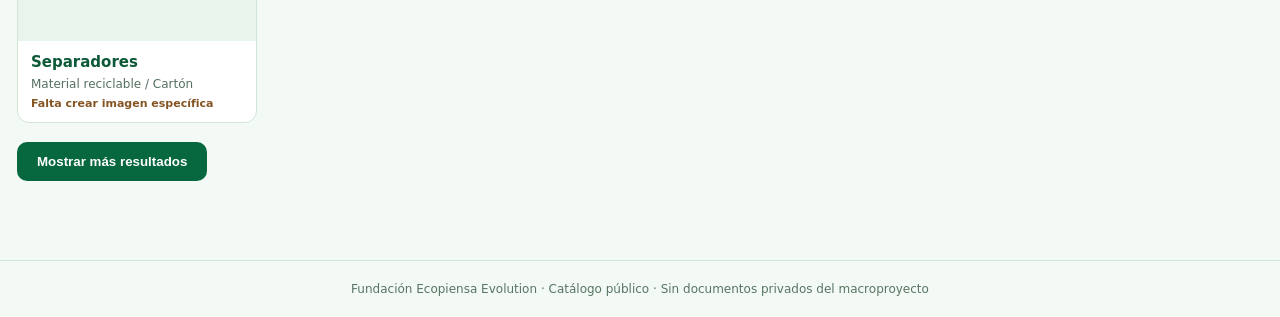
<file: auditoria.html>
<!doctype html><html lang="es"><head><meta charset="utf-8"/><meta name="viewport" content="width=device-width,initial-scale=1"/><meta name="theme-color" content="#08623e"><title>Auditoría visual integral — ECORECYCLE</title><meta name="description" content="Inventario de imágenes, organigramas y elementos pendientes de Fundación Ecopiensa Evolution."><style>
:root{--deep:#064b32;--accent:#078048;--pale:#eaf7ee;--line:#c5e0ce;--muted:#54715e}*{box-sizing:border-box}body{font-family:system-ui,-apple-system,Segoe UI,Arial,sans-serif;background:#f3faf5;color:#163c29;margin:0}header{background:linear-gradient(120deg,#034b31,#07854a);color:white;padding:18px max(16px,calc((100vw - 1380px)/2));display:flex;align-items:center;gap:20px}header img{width:94px;height:104px;object-fit:contain;background:white;border-radius:12px;padding:5px}h1{font-size:clamp(26px,4vw,43px);margin:3px 0}header p{margin:0;opacity:.92}main{max-width:1440px;margin:0 auto;padding:25px 17px 60px}.nav{display:flex;flex-wrap:wrap;gap:9px}.nav a{color:white;text-decoration:none;background:var(--deep);border-radius:10px;padding:11px 14px;font-weight:800;font-size:14px}.note{background:white;padding:15px 18px;border-left:4px solid #1e9b57;line-height:1.5;margin:16px 0;border-radius:0 12px 12px 0}.statgrid{display:grid;grid-template-columns:repeat(auto-fit,minmax(175px,1fr));gap:12px}.stat{border:1px solid #c8e5cf;background:white;padding:16px;border-radius:14px}.stat strong{display:block;font-size:32px;color:var(--deep)}.stat span{color:#526e5d;font-size:13px}h2{color:var(--deep);margin:30px 0 10px;font-size:24px}.filters{display:flex;gap:10px;flex-wrap:wrap;padding:12px;background:#fff;border:1px solid var(--line);border-radius:13px;margin:12px 0 20px}input,select{padding:12px 13px;border:1px solid #b5d7c0;border-radius:9px;background:#fff;color:#234938;font:inherit}input{flex:1;min-width:210px}select{min-width:150px}.organigramas{display:grid;grid-template-columns:repeat(auto-fit,minmax(min(230px,100%),1fr));gap:12px}.orgcard{background:#fff;border:1px solid var(--line);border-radius:13px;overflow:hidden}.orgcard button{display:block;width:100%;border:0;background:#e5f1e9;padding:0;cursor:zoom-in}.orgcard img{width:100%;height:165px;display:block;object-fit:contain}.orgcard h3{color:#0c6c43;font-size:15px;margin:10px 13px 3px}.orgcard p{font-size:12px;color:#54725e;margin:0 13px 12px}.catalog{display:grid;grid-template-columns:repeat(auto-fill,minmax(min(230px,100%),1fr));gap:12px}.node{border:1px solid #d1e5d6;border-radius:12px;background:white;overflow:hidden}.node .thumb{height:126px;background:#e9f4ec;display:grid;place-items:center;color:#708c77;font-size:12px}.node button{border:0;width:100%;padding:0;background:transparent;cursor:zoom-in}.node img{height:126px;width:100%;display:block;object-fit:cover}.node .detail{padding:12px 13px}.node h3{font-size:15px;color:#0b5937;margin:0 0 5px}.node p{margin:4px 0;font-size:12px;color:#557060;line-height:1.4}.flag{font-size:11px;font-weight:750;color:#855423}.flag.ready{color:#176e43}.showmore{margin:19px 0;padding:12px 20px;background:#07683f;border:0;border-radius:10px;color:white;font-weight:800;cursor:pointer}.showmore[disabled]{opacity:.35;cursor:default}.groups{display:grid;gap:10px}.group{background:white;border:1px solid #c6dfcf;border-radius:12px;padding:13px 17px}.group summary{font-weight:800;color:#0b623c;cursor:pointer}.group p{margin:6px 0;color:#56715e;font-size:13px}.group ul{margin:9px 0 0;padding-left:23px;columns:2}.group li{break-inside:avoid;font-size:13px;line-height:1.65}.modal{border:0;border-radius:16px;max-width:95vw;max-height:94vh;padding:15px;box-shadow:0 15px 65px #001c11aa}.modal::backdrop{background:#06271cce}.modal img{display:block;max-width:min(90vw,1350px);max-height:75vh;object-fit:contain;margin:auto}.modalhead{display:flex;align-items:center;justify-content:space-between;gap:18px;margin-bottom:10px}.modalhead button{background:#076b43;border:0;color:white;border-radius:10px;padding:10px 14px;cursor:pointer}.small{font-size:12px;color:#597766}footer{padding:21px;text-align:center;border-top:1px solid #d1e5d4;font-size:12px;color:#587462}@media(max-width:660px){.group ul{columns:1}header img{width:76px;height:84px}header{gap:12px}}
</style></head><body><header><img src="./logo%20ecopiensa%20(1).png" alt="Logotipo oficial de Fundación Ecopiensa Evolution"><div><div style="letter-spacing:2px;font-size:11px;font-weight:800">FUNDACIÓN ECOPIENSA EVOLUTION · ECORECYCLE</div><h1>Inventario visual integral</h1><p>Organigramas, fotografías alojadas, referencias por revisar y grupos pendientes</p></div></header><main><nav class="nav"><a href="./index.html">Portada</a><a href="./biblioteca-visual.html">Biblioteca visual</a><a href="./ecoaldeas-propuestas.html">ECOALDEAS</a><a href="./ecocia.html">ECO-CIA</a><a href="./ecotiendas.html">Eco-tiendas</a></nav><div class="note"><strong>Qué significa el estado:</strong> «Imagen vinculada · revisar» indica que existe un archivo y el sitio tiene una ruta para él, <strong>no</strong> que la fotografía esté aprobada. «Pendiente» significa que todavía falta una imagen específica de ese nodo. Los recortes de infografías requieren revisión; no se representan como fotos de proyectos ejecutados. El logotipo original se conserva intacto y las imágenes se amplían aquí, sin redirigir a otra web.</div><div class="statgrid"><div class="stat"><strong id="total">—</strong><span>Nodos de materiales</span></div><div class="stat"><strong id="linked">—</strong><span>Con imagen local para revisar</span></div><div class="stat"><strong id="pending">—</strong><span>Pendientes de imagen</span></div><div class="stat"><strong id="assets">—</strong><span>Archivos gráficos en repositorio</span></div></div>
<h2>Organigramas que ya tenemos</h2><p class="small">Las láminas SVG explican la clasificación de materiales. Sus fotografías individuales siguen completándose en las fichas de ECORECYCLE.</p><div class="organigramas" id="diagramas"></div>
<h2>Inventario por base, subbase y producto</h2><div class="filters"><input id="query" type="search" placeholder="Buscar un producto o aplicación por nombre…" aria-label="Buscar imagen"/><select id="category" aria-label="Categoría"><option value="">Todos los materiales</option></select><select id="status" aria-label="Estado"><option value="">Todos los estados</option><option value="VINCULADA_REVISAR">Con imagen</option><option value="PENDIENTE_CREAR">Falta crear</option><option value="ARCHIVO_FALTANTE">Archivo roto</option></select></div><p class="small" id="shown">Cargando inventario…</p><div class="catalog" id="catalog"></div><button class="showmore" id="more">Mostrar más resultados</button>
</main><dialog class="modal" id="viewer"><div class="modalhead"><strong id="photoTitle"></strong><button id="close" type="button">Cerrar ×</button></div><img id="photoLarge" alt=""><p class="small" id="photoCredit"></p></dialog><footer>Fundación Ecopiensa Evolution · Catálogo público · Sin documentos privados del macroproyecto</footer><script>
let DATA=[],filtered=[],display=0;const PAGE=36;const $=s=>document.querySelector(s);
function openView(src,name,description){const d=$('#viewer');$('#photoTitle').textContent=name;$('#photoLarge').src=src;$('#photoLarge').alt=name;$('#photoCredit').textContent=description||'Referencia visual para revisión';d.showModal();}
$('#close').onclick=()=>$('#viewer').close();$('#viewer').onclick=e=>{if(e.target===$('#viewer'))$('#viewer').close()};
function createTile(x){const el=document.createElement('article');el.className='node';
const area=document.createElement('div');area.className='thumb';
if(x.imagen&&x.estado==='VINCULADA_REVISAR'){const b=document.createElement('button'),img=document.createElement('img');b.type='button';img.src=/^https?:\/\//.test(x.imagen)?x.imagen:'./'+x.imagen;img.loading='lazy';img.alt=x.nombre;
img.onerror=()=>{b.replaceWith(document.createTextNode('Imagen no disponible'))};
b.append(img);b.onclick=()=>openView(img.src,x.nombre,x.origen+' · '+x.control_calidad);area.append(b);
}else{area.textContent=x.estado==='ARCHIVO_FALTANTE'?'Archivo no encontrado':'Imagen independiente pendiente';}
const info=document.createElement('div');info.className='detail';
const title=document.createElement('h3');title.textContent=x.nombre;info.append(title);
const context=document.createElement('p');context.textContent=x.categoria+(x.subbase&&x.subbase!==x.nombre?' / '+x.subbase:'');info.append(context);
const st=document.createElement('div');st.className='flag '+(x.estado==='VINCULADA_REVISAR'?'ready':'');st.textContent=(x.estado==='VINCULADA_REVISAR'?'Archivo alojado · revisar':x.estado==='PENDIENTE_CREAR'?'Falta crear imagen específica':x.estado);info.append(st);
el.append(area,info);return el}
function render(add=false){if(!add){$('#catalog').innerHTML='';display=0}const last=Math.min(filtered.length,display+PAGE);const frag=document.createDocumentFragment();for(let i=display;i<last;i++)frag.append(createTile(filtered[i]));$('#catalog').append(frag);display=last;$('#shown').textContent=filtered.length+' nodos encontrados · '+display+' visibles';$('#more').disabled=display>=filtered.length;}
$('#more').onclick=()=>render(true);
function search(){let q=$('#query').value.toLowerCase().normalize('NFD').replace(/[\u0300-\u036f]/g,'');let cat=$('#category').value,state=$('#status').value;
filtered=DATA.filter(x=>(!cat||x.categoria===cat)&&(!state||x.estado===state)&&(!q||(x.nombre+' '+x.categoria+' '+x.subbase).toLowerCase().normalize('NFD').replace(/[\u0300-\u036f]/g,'').includes(q)));render();}
$('#query').oninput=search;$('#category').onchange=search;$('#status').onchange=search;
(async()=>{try{
const [res,atlasRes,organicRes,originalRes]=await Promise.all([
 fetch('./AUDITORIA_CATALOGO.json',{cache:'no-store'}),
 fetch('./atlas-vinculos.json',{cache:'no-store'}),
 fetch('./assets/biblioteca/organicos/manifest.json',{cache:'no-store'}),
 fetch('./assets/biblioteca/individuales/manifest.json',{cache:'no-store'})
]);
if(!res.ok)throw Error('Inventario no disponible');
const a=await res.json();
const atlas=atlasRes.ok?(await atlasRes.json()).vinculos||{}:{};
const organic=organicRes.ok?(await organicRes.json()).imagenes||[]:[];
const orgByName=new Map(organic.filter(x=>x.archivo&&x.archivo.endsWith('.svg')).map(x=>[x.nombre,x.archivo]));
const originals=originalRes.ok?(await originalRes.json()).imagenes||[]:[];
const originalsMap=new Map(originals.map(x=>[x.familia+'|'+x.tipo+'|'+x.nombre,x.archivo]));
const ids={'Material de río':'rio','Material reciclable':'reciclables','Escombros y RCD':'rcd','Material orgánico':'organicos'};
DATA=a.items.filter(x=>x.linea==='MATERIALES');
for(const node of DATA){
 const family=ids[node.categoria];
 const cleanName=String(node.nombre||'').replaceAll('*','').trim();
 const ref=family?atlas[family+'|'+(node.tipo==='producto'?'producto':'subbase')+'|'+cleanName]:null;
 if(ref?.src && node.tipo!=='base'){
  node.imagen=ref.src;node.estado='VINCULADA_REVISAR';node.origen='Atlas institucional (escena individual)';
 }
 const ownOriginal=family?originalsMap.get(family+'|'+node.tipo+'|'+cleanName):null;
 if(ownOriginal){
  node.imagen=ownOriginal;node.estado='VINCULADA_REVISAR';node.origen='Ilustración conceptual individual original';
 }
 if(family==='organicos' && node.tipo==='producto' && orgByName.has(cleanName)){
  node.imagen=orgByName.get(cleanName);node.estado='VINCULADA_REVISAR';
  node.origen='Ilustración vectorial individual original';
 }
}
const linked=DATA.filter(x=>x.estado==='VINCULADA_REVISAR').length;
$('#total').textContent=DATA.length;
$('#linked').textContent=linked;
$('#pending').textContent=DATA.length-linked;
$('#assets').textContent=a.total_archivos_imagen;
const categories=[...new Set(DATA.map(x=>x.categoria))];for(const c of categories){let o=document.createElement('option');o.value=c;o.textContent=c;$('#category').append(o)}
const diagramData=[['rio','Material de río'],['reciclables','Material reciclable'],['organicos','Material orgánico'],['rcd','RCD y escombros'],['plasticos','Plásticos'],['papel_carton','Papel y cartón'],['metales','Metales'],['madera','Madera'],['vidrio','Vidrio'],['llantas','Llantas'],['aceites','Aceites'],['textiles','Textiles'],['raee','RAEE']];
for(const [id,n] of diagramData){const node=document.createElement('article');node.className='orgcard';const b=document.createElement('button');b.type='button';const image=document.createElement('img');image.src='./organigramas/'+id+'.svg';image.alt='Organigrama de '+n;b.append(image);b.onclick=()=>openView(image.src,'Organigrama · '+n,'Diagrama vectorial institucional con símbolos. Productos individuales en desarrollo.');const h=document.createElement('h3');h.textContent=n;const p=document.createElement('p');p.textContent='Ver esquema completo dentro del sitio';node.append(b,h,p);$('#diagramas').append(node);}

search();
}catch(e){$('#shown').textContent='No fue posible cargar el inventario. Consulta AUDITORIA_VISUAL.md en el repositorio.'}
})();
</script></body></html>
</file>
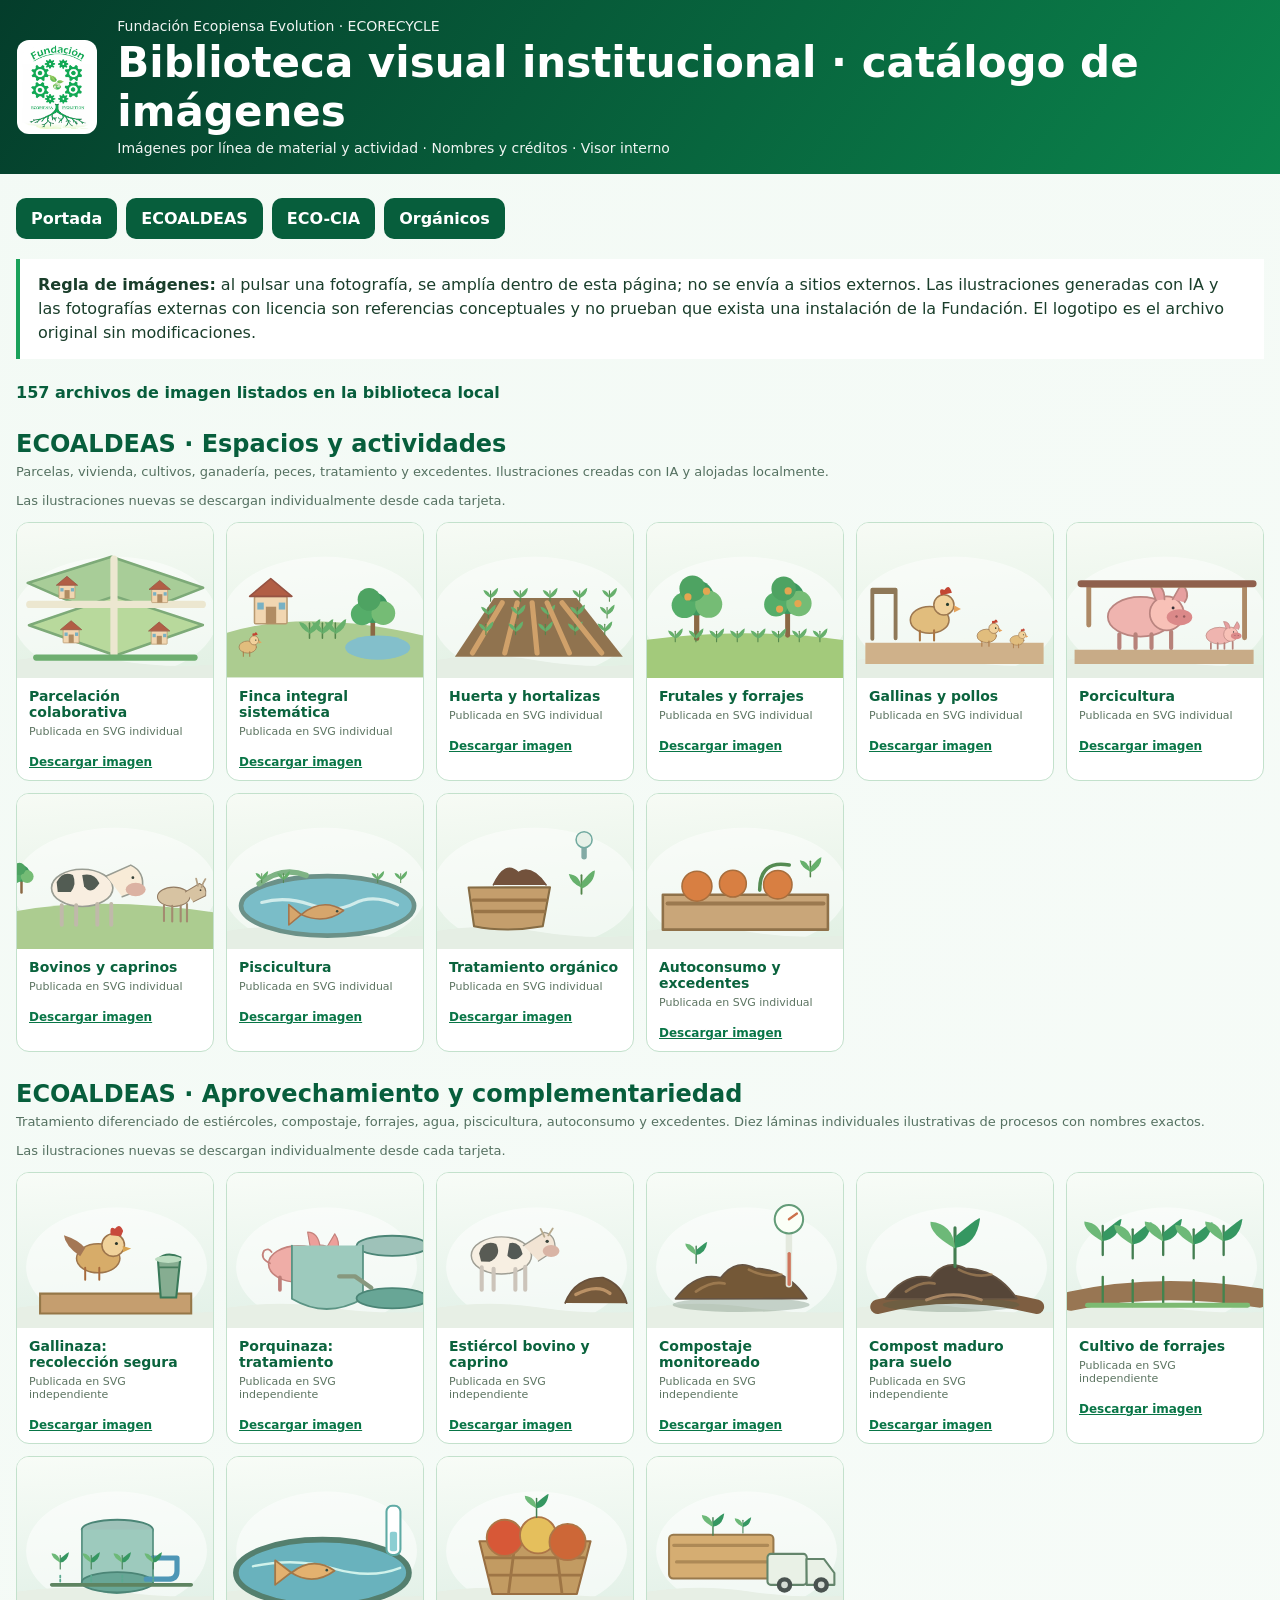
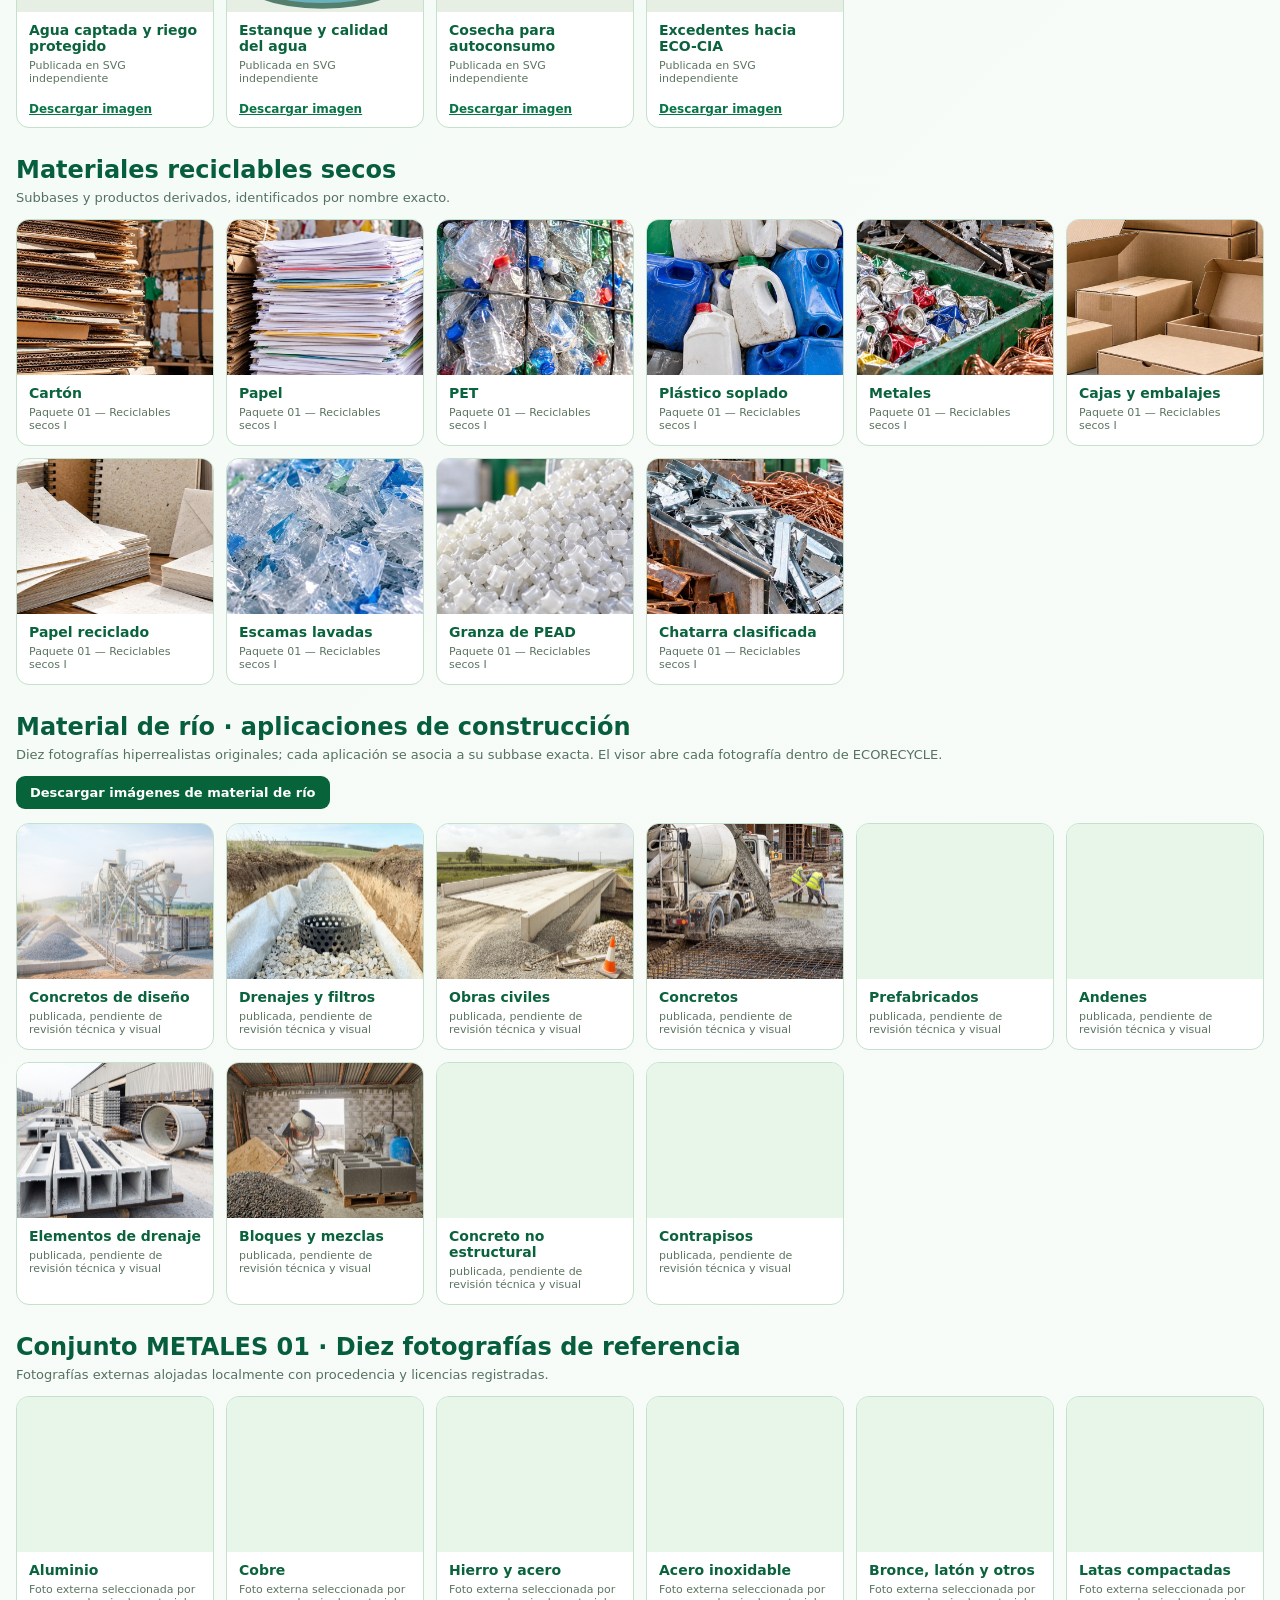
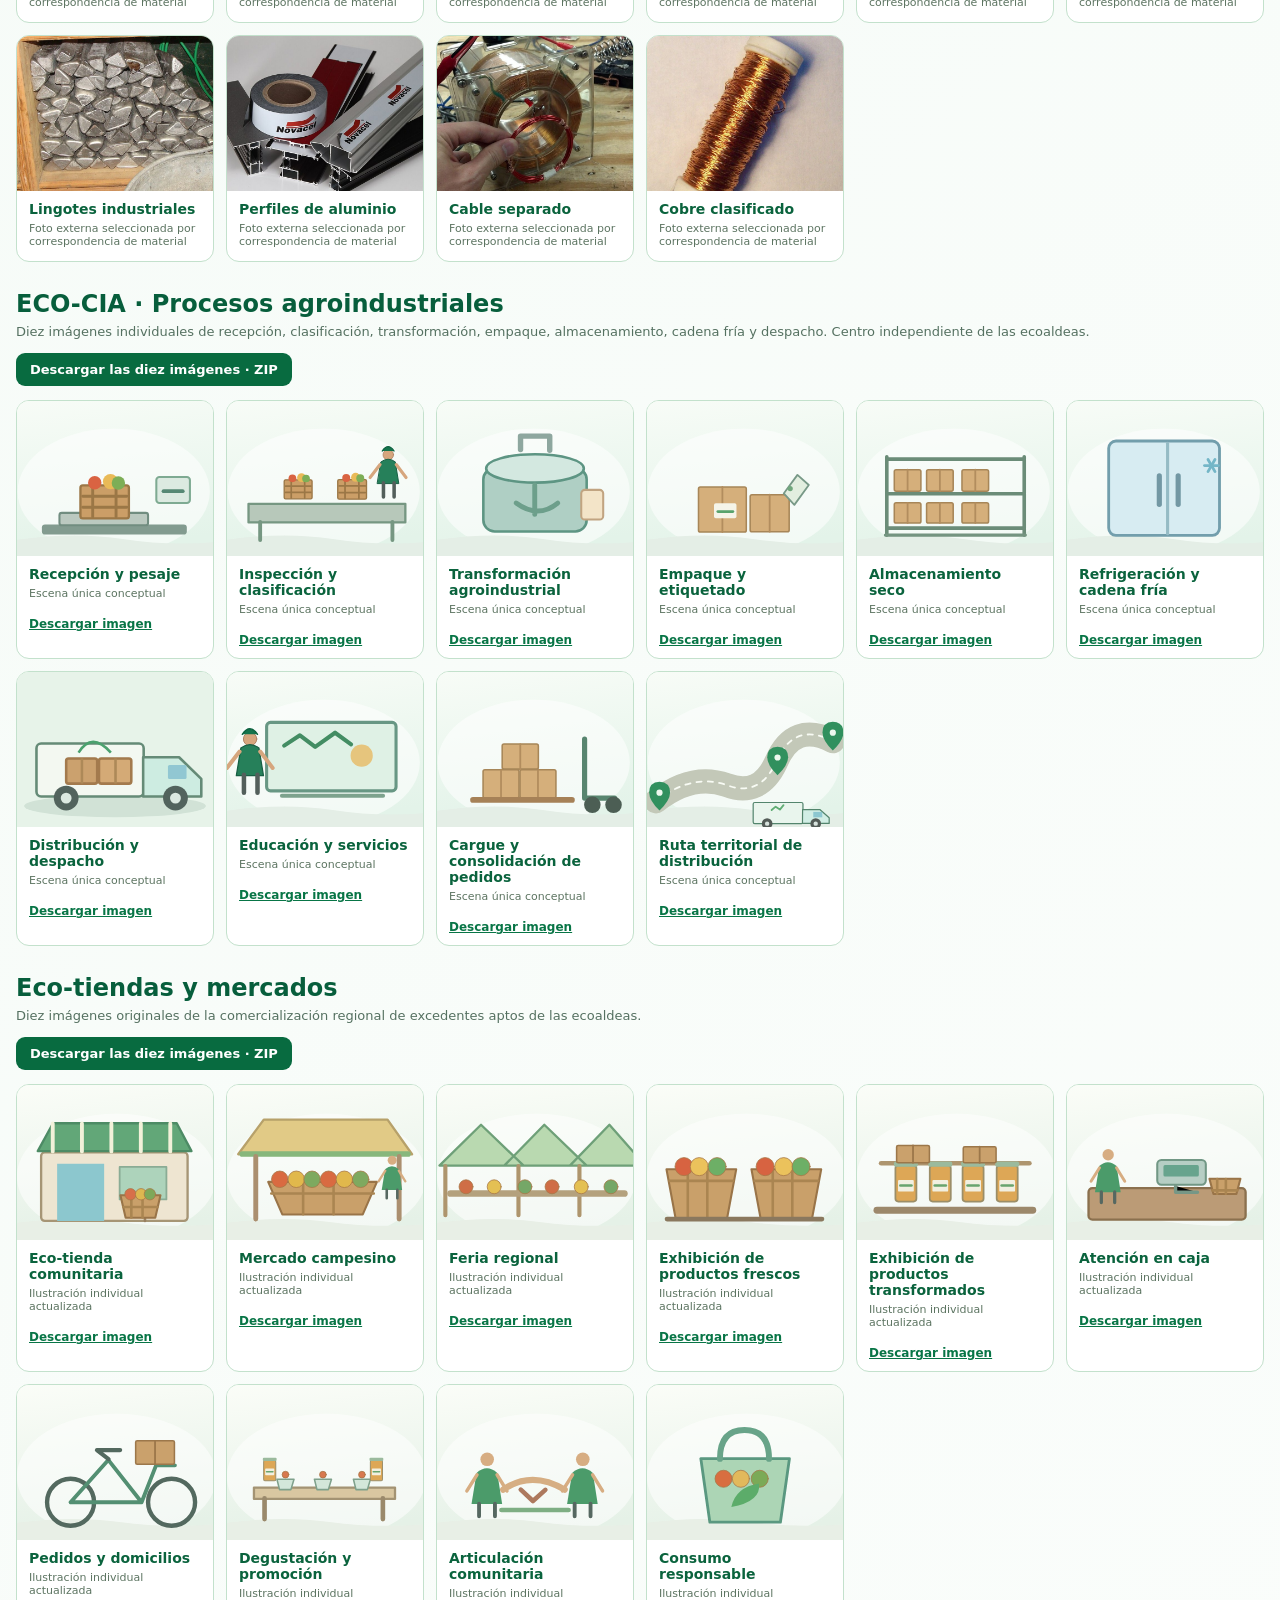
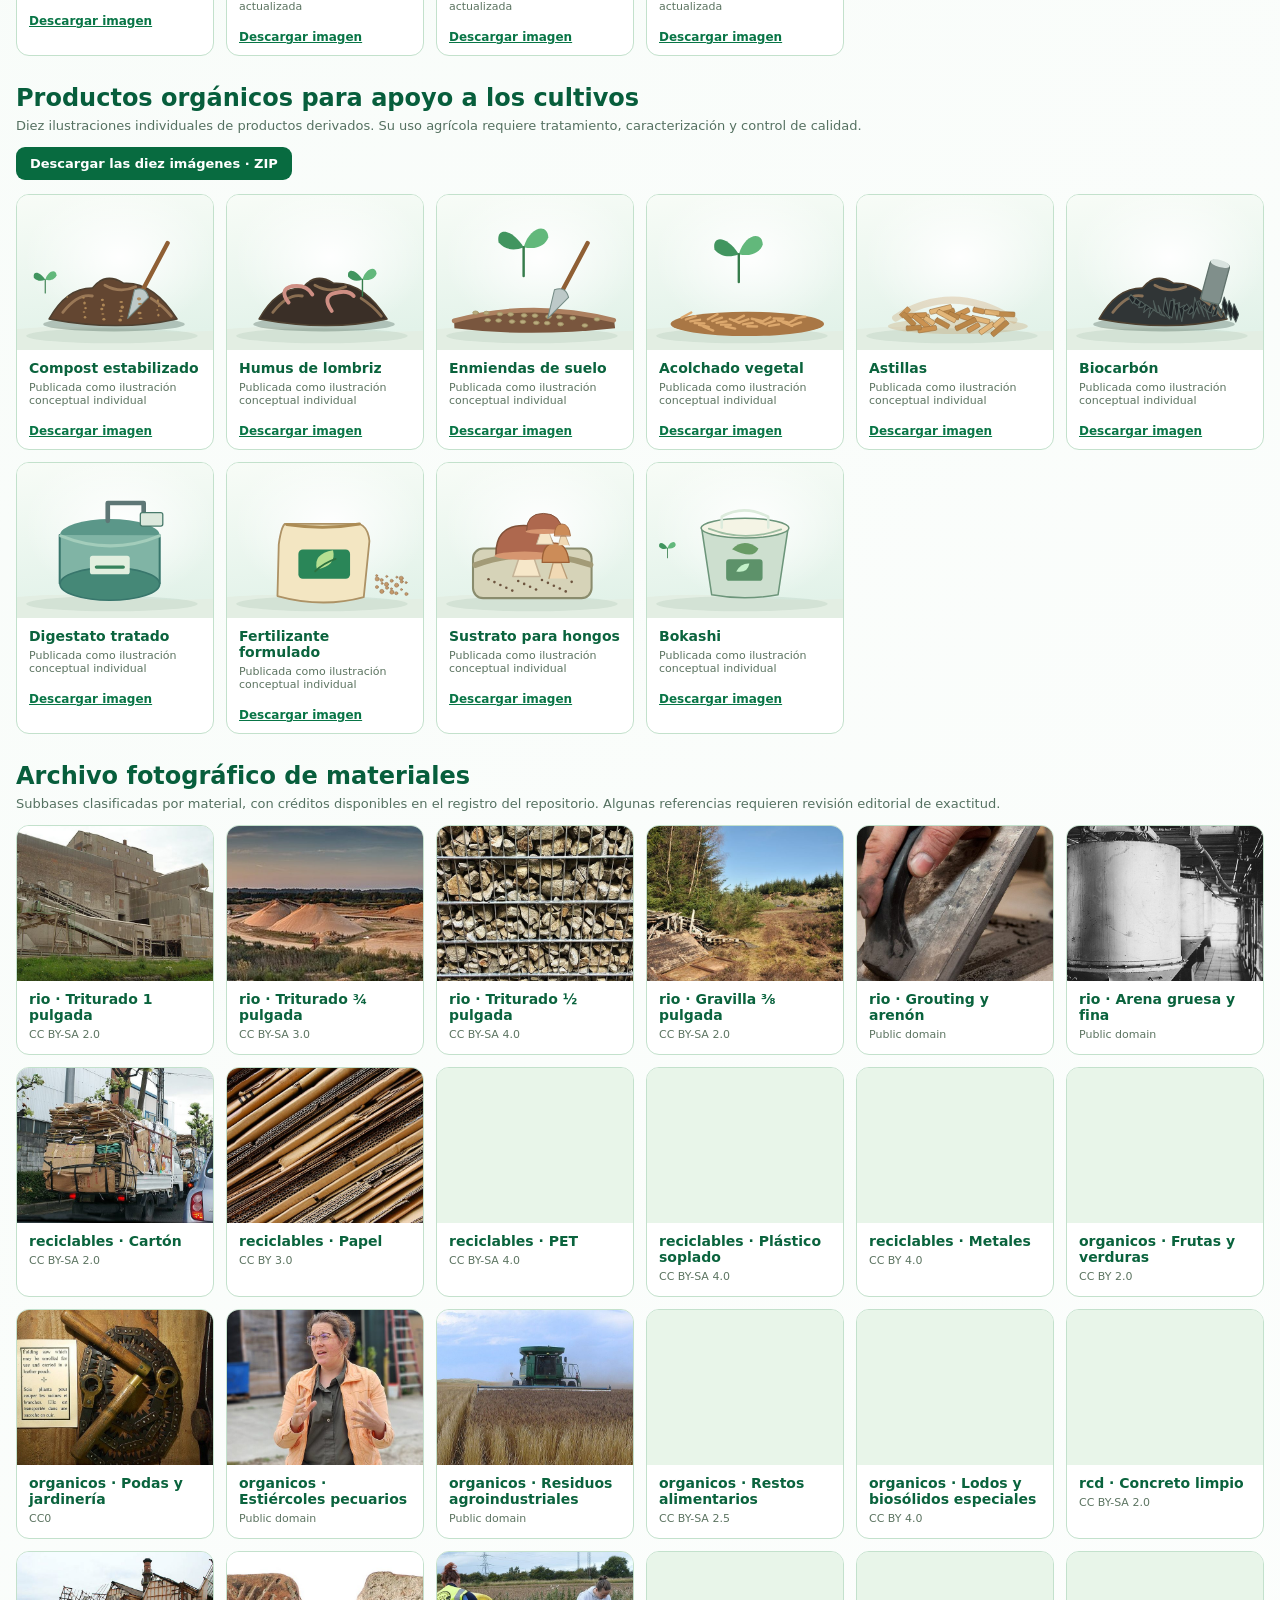
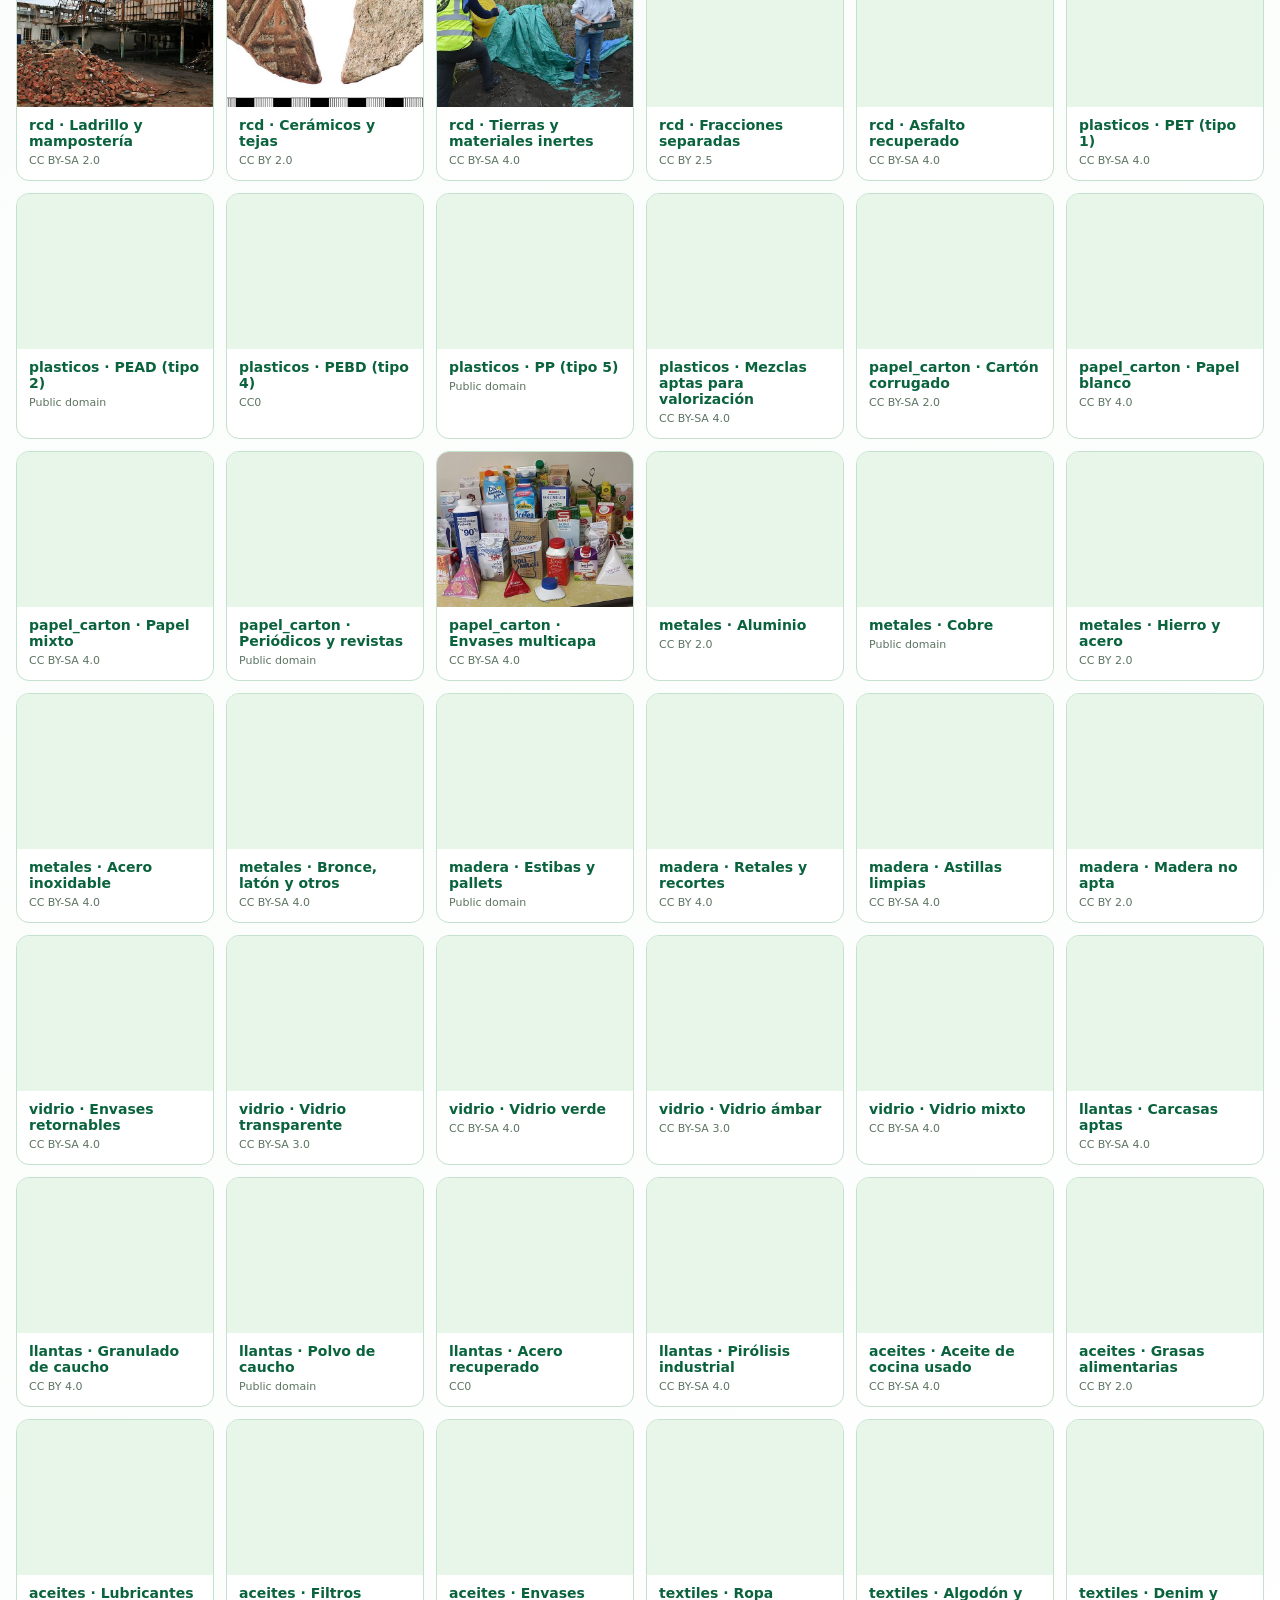
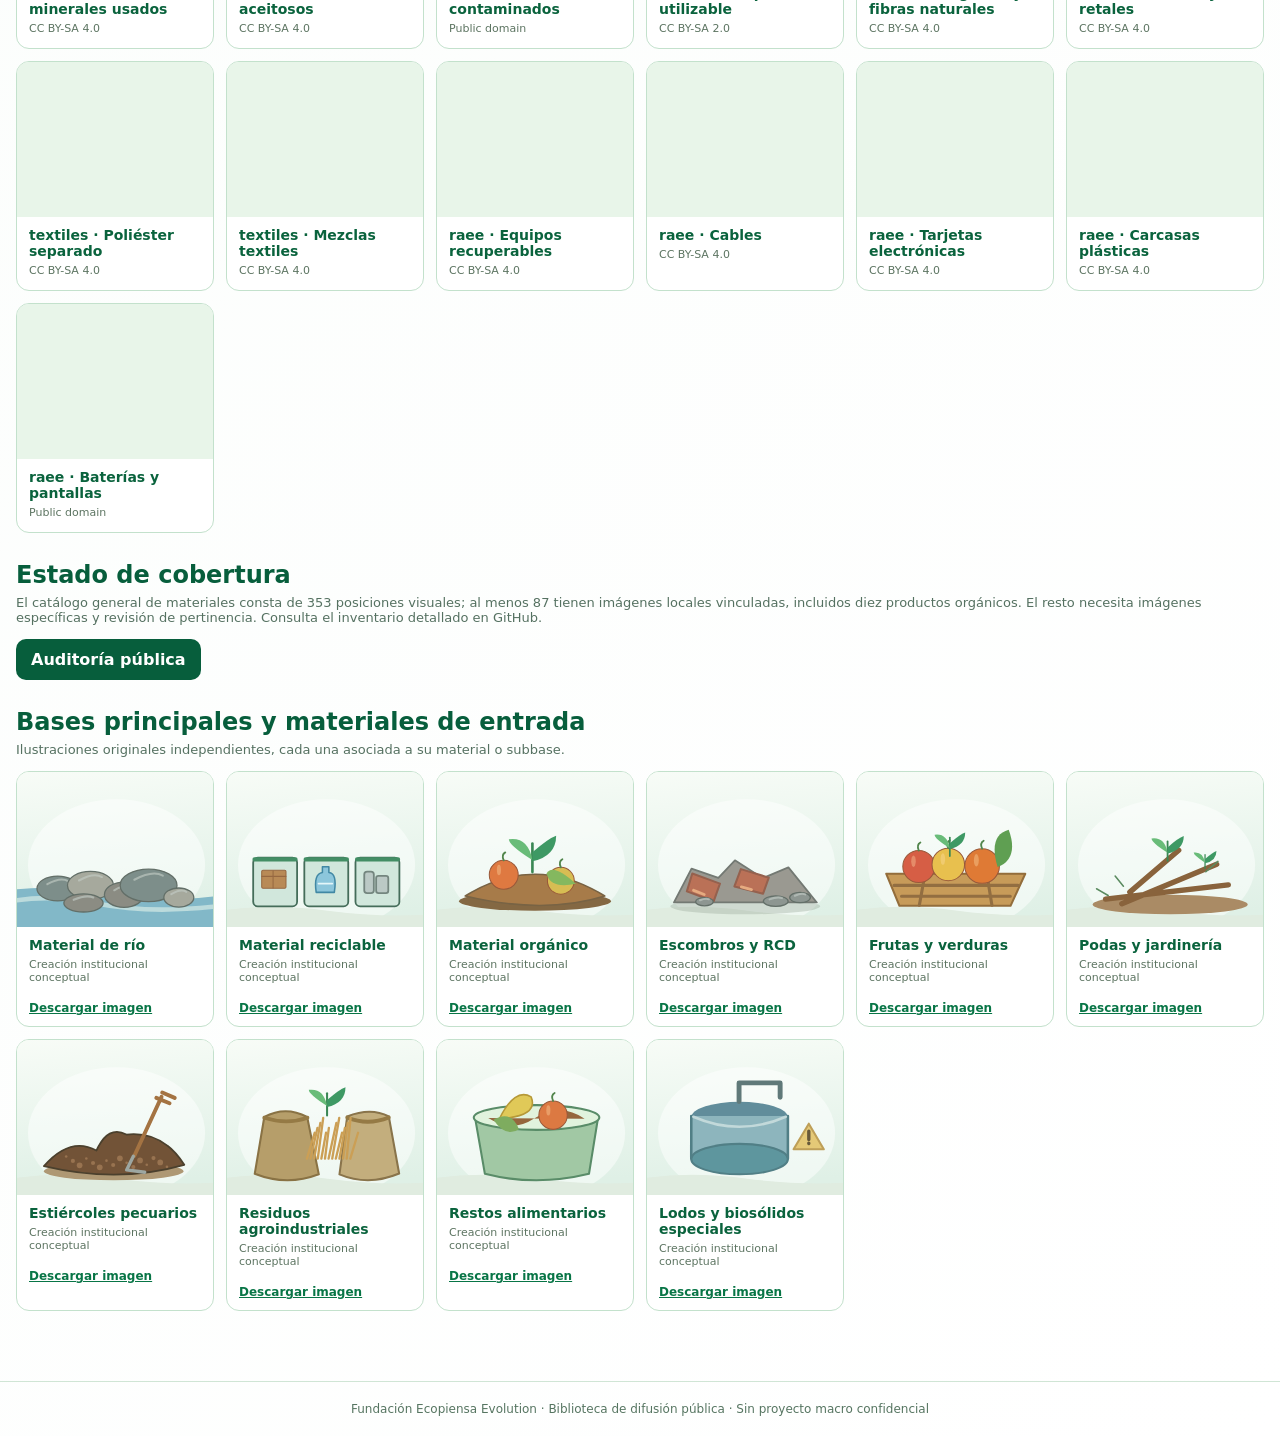
<file: biblioteca-visual.html>
<!doctype html><html lang="es"><head><meta charset="utf-8"><meta name="viewport" content="width=device-width,initial-scale=1"><meta name="description" content="Biblioteca visual ECORECYCLE, Fundación Ecopiensa Evolution: imágenes alojadas localmente, catálogos y organigramas."><title>Biblioteca visual ECORECYCLE</title><style>
:root{--g:#075e3c;--light:#eaf7ed}*{box-sizing:border-box}body{margin:0;background:linear-gradient(135deg,#f3faf5,#fff);font-family:system-ui,Segoe UI,Arial,sans-serif;color:#1a3e2b}header{background:linear-gradient(125deg,#043d2b,#0b844c);color:white;display:flex;align-items:center;gap:20px;padding:18px max(17px,calc((100vw - 1340px)/2))}header img{width:87px;height:94px;object-fit:contain;background:white;border-radius:12px;padding:5px}header h1{margin:4px 0;font-size:clamp(25px,4vw,42px)}header p{margin:0;opacity:.94;font-size:14px}main{margin:auto;max-width:1400px;padding:20px 16px 70px}nav{display:flex;gap:9px;flex-wrap:wrap;margin:4px 0 20px}nav a{background:var(--g);text-decoration:none;color:white;padding:11px 15px;border-radius:10px;font-weight:750}.notice{padding:14px 18px;background:white;border-left:4px solid #1aa15a;line-height:1.5;margin:15px 0 24px}.group{margin-top:28px}.group h2{color:var(--g);font-size:24px;margin:0 0 6px}.group>p{font-size:13px;color:#557161;margin:0 0 14px}.grid{display:grid;grid-template-columns:repeat(auto-fit,minmax(min(190px,100%),1fr));gap:12px}.card{border:1px solid #c3e1cc;background:#fff;border-radius:13px;overflow:hidden}.card button{width:100%;border:0;background:#e8f5e9;cursor:zoom-in;padding:0;display:block}.card img{width:100%;height:155px;display:block;object-fit:cover}
.card.focus-one button{height:155px;overflow:hidden}
.card.focus-one img{object-fit:fill;transform:scale(1.73);transform-origin:left center}
.modal .viewer-crop{overflow:hidden;max-height:75vh}
.modal.single-view .viewer-crop{width:min(88vw,850px);height:min(56vw,480px);max-height:64vh}
.modal.single-view .viewer-crop img{width:100%;height:100%;object-fit:fill;transform:scale(1.73);transform-origin:left center}.card h3{color:#0a633d;margin:10px 12px 5px;font-size:14px}
.card .save{display:inline-block;margin:0 12px 11px;font-size:12px;color:#087546;font-weight:750}.card p{font-size:11px;color:#5c7461;margin:0 12px 13px}.modal{border:0;border-radius:14px;max-width:min(95vw,1050px);box-shadow:0 18px 60px #063e2977}.modal::backdrop{background:#0d261dc7}.modal img{max-height:75vh;display:block;margin:auto;max-width:100%;object-fit:contain}.modal button{background:#075f3b;color:#fff;border:0;border-radius:8px;padding:8px 13px;cursor:pointer}.toolbar{display:flex;align-items:center;gap:12px;justify-content:space-between;margin-bottom:13px}.status{font-weight:750;color:var(--g)}footer{text-align:center;border-top:1px solid #d0e5d5;padding:20px;font-size:12px;color:#567561}
</style></head><body><header><img src="./logo%20ecopiensa%20(1).png" alt="Logotipo original de Fundación Ecopiensa Evolution"><div><p>Fundación Ecopiensa Evolution · ECORECYCLE</p><h1>Biblioteca visual institucional · catálogo de imágenes</h1><p>Imágenes por línea de material y actividad · Nombres y créditos · Visor interno</p></div></header><main><nav><a href="./index.html">Portada</a><a href="./ecoaldeas-propuestas.html">ECOALDEAS</a><a href="./ecocia.html">ECO-CIA</a><a href="./index.html?material=organicos">Orgánicos</a></nav><div class="notice"><b>Regla de imágenes:</b> al pulsar una fotografía, se amplía dentro de esta página; no se envía a sitios externos. Las ilustraciones generadas con IA y las fotografías externas con licencia son referencias conceptuales y no prueban que exista una instalación de la Fundación. El logotipo es el archivo original sin modificaciones.</div><div class="toolbar"><strong class="status" id="count">Cargando imágenes del repositorio…</strong></div>
<section class="group"><h2>ECOALDEAS · Espacios y actividades</h2><p>Parcelas, vivienda, cultivos, ganadería, peces, tratamiento y excedentes. Ilustraciones creadas con IA y alojadas localmente.</p><p>Las ilustraciones nuevas se descargan individualmente desde cada tarjeta.</p><div id="eco" class="grid"></div></section>
<section class="group"><h2>ECOALDEAS · Aprovechamiento y complementariedad</h2><p>Tratamiento diferenciado de estiércoles, compostaje, forrajes, agua, piscicultura, autoconsumo y excedentes. Diez láminas individuales ilustrativas de procesos con nombres exactos.</p><p>Las ilustraciones nuevas se descargan individualmente desde cada tarjeta.</p><div id="eco2" class="grid"></div></section>
<section class="group"><h2>Materiales reciclables secos</h2><p>Subbases y productos derivados, identificados por nombre exacto.</p><div id="rec" class="grid"></div></section>
<section class="group"><h2>Material de río · aplicaciones de construcción</h2><p>Diez fotografías hiperrealistas originales; cada aplicación se asocia a su subbase exacta. El visor abre cada fotografía dentro de ECORECYCLE.</p><p><a href="./descargas/APLICACIONES_MATERIAL_DE_RIO.zip" download style="display:inline-block;padding:9px 14px;border-radius:9px;background:#076339;color:white;text-decoration:none;font-weight:700">Descargar imágenes de material de río</a></p><div id="rio-productos" class="grid"></div></section>
<section class="group"><h2>Conjunto METALES 01 · Diez fotografías de referencia</h2><p>Fotografías externas alojadas localmente con procedencia y licencias registradas.</p><div id="metal" class="grid"></div></section>
<section class="group"><h2>ECO-CIA · Procesos agroindustriales</h2><p>Diez imágenes individuales de recepción, clasificación, transformación, empaque, almacenamiento, cadena fría y despacho. Centro independiente de las ecoaldeas.</p><p><a href="./descargas/GALERIA_ECOCIA_10_IMAGENES.zip" download style="display:inline-block;padding:9px 14px;background:#086b40;color:white;text-decoration:none;border-radius:9px;font-weight:700">Descargar las diez imágenes · ZIP</a></p><div id="ecocia" class="grid"></div></section>
<section class="group"><h2>Eco-tiendas y mercados</h2><p>Diez imágenes originales de la comercialización regional de excedentes aptos de las ecoaldeas.</p><p><a href="./descargas/GALERIA_ECOTIENDAS_10_IMAGENES.zip" download style="display:inline-block;padding:9px 14px;background:#086b40;color:white;text-decoration:none;border-radius:9px;font-weight:700">Descargar las diez imágenes · ZIP</a></p><div id="ecotiendas" class="grid"></div></section>
<section class="group"><h2>Productos orgánicos para apoyo a los cultivos</h2><p>Diez ilustraciones individuales de productos derivados. Su uso agrícola requiere tratamiento, caracterización y control de calidad.</p><p><a href="./descargas/GALERIA_ORGANICOS_10_IMAGENES.zip" download style="display:inline-block;padding:9px 14px;background:#086b40;color:white;text-decoration:none;border-radius:9px;font-weight:700">Descargar las diez imágenes · ZIP</a></p><div id="organicos" class="grid"></div></section>
<section class="group"><h2>Archivo fotográfico de materiales</h2><p>Subbases clasificadas por material, con créditos disponibles en el registro del repositorio. Algunas referencias requieren revisión editorial de exactitud.</p><div id="material" class="grid"></div></section>
<section class="group"><h2>Estado de cobertura</h2><p>El catálogo general de materiales consta de 353 posiciones visuales; al menos 87 tienen imágenes locales vinculadas, incluidos diez productos orgánicos. El resto necesita imágenes específicas y revisión de pertinencia. Consulta el inventario detallado en GitHub.</p><nav><a href="https://github.com/FUNDACIONECOPIENSAEVOLUTION/Ecorecycle/blob/main/AUDITORIA_VISUAL.md">Auditoría pública</a></nav></section>
<section class="group"><h2>Bases principales y materiales de entrada</h2><p>Ilustraciones originales independientes, cada una asociada a su material o subbase.</p><div id="bases-originales" class="grid"></div></section>
</main><dialog id="viewer" class="modal"><div style="display:flex;justify-content:space-between;align-items:center;gap:16px;margin-bottom:10px"><strong id="viewerName"></strong><button type="button" id="close">Cerrar ×</button></div><div class="viewer-crop"><img id="viewerImage" alt=""></div><p style="font-size:12px;color:#597566" id="viewerCredit"></p></dialog><footer>Fundación Ecopiensa Evolution · Biblioteca de difusión pública · Sin proyecto macro confidencial</footer><script>
const modal=document.getElementById('viewer');document.getElementById('close').onclick=()=>modal.close();modal.onclick=e=>{if(e.target===modal)modal.close()};
function item(dst,name,path,meta){if(!path)return;
const cropped=path.includes('/ecoaldeas/paquete-02/')&&!path.endsWith('.svg');
const node=document.createElement('article');node.className='card'+(cropped?' focus-one':'');const b=document.createElement('button'),img=document.createElement('img'),title=document.createElement('h3'),cap=document.createElement('p');b.type='button';img.src='./'+path.replace(/^\.\//,'');img.alt=name;img.loading='lazy';img.decoding='async';b.appendChild(img);title.textContent=name;cap.textContent=meta;
b.onclick=()=>{modal.classList.toggle('single-view',cropped);document.getElementById('viewerName').textContent=name;const big=document.getElementById('viewerImage');big.src=img.src;big.alt=name;document.getElementById('viewerCredit').textContent=meta;modal.showModal()};
node.append(b,title,cap);
if(/\.svg$/i.test(path)){const save=document.createElement('a');save.className='save';save.textContent='Descargar imagen';save.href=img.src;save.download=path.split('/').pop();node.append(save);}
dst.appendChild(node);}
(async()=>{let n=0;const load=async path=>{const x=await fetch(path);if(!x.ok)throw Error('No disponible '+path);return await x.json()};
const sets=[
['bases-originales','./assets/biblioteca/individuales/manifest.json'],
['eco','./assets/biblioteca/ecoaldeas/paquete-01/manifest.json'],
['eco2','./assets/biblioteca/ecoaldeas/paquete-02/manifest.json'],
['rec','./assets/biblioteca/reciclables-secos/manifest.json'],
['metal','./assets/biblioteca/metales/manifest.json'],
['rio-productos','./assets/biblioteca/rio/manifest.json'],
['ecocia','./assets/biblioteca/ecocia/manifest.json'],
['ecotiendas','./assets/biblioteca/ecotiendas/manifest.json'],
['organicos','./assets/biblioteca/organicos/manifest.json']];
for(const [id,url] of sets){try{const d=await load(url);for(const x of d.imagenes||[]){if(!x.archivo)continue;item(document.getElementById(id),x.nombre,x.archivo,x.estado||x.origen||x.licencia||'Imagen de referencia');n++;}}catch(e){document.getElementById(id).textContent='Conjunto no disponible.'}}
try{const d=await load('./assets/fotos/creditos.json');for(const x of d.fuentes||[]){if(!x.filename)continue;item(document.getElementById('material'),x.material+' · '+x.subbase,x.filename,x.license||'Ver licencia en creditos.json');n++;}}catch(e){document.getElementById('material').textContent='Archivo pendiente.'}
document.getElementById('count').textContent=n+' archivos de imagen listados en la biblioteca local';})();
</script></body></html>
</file>
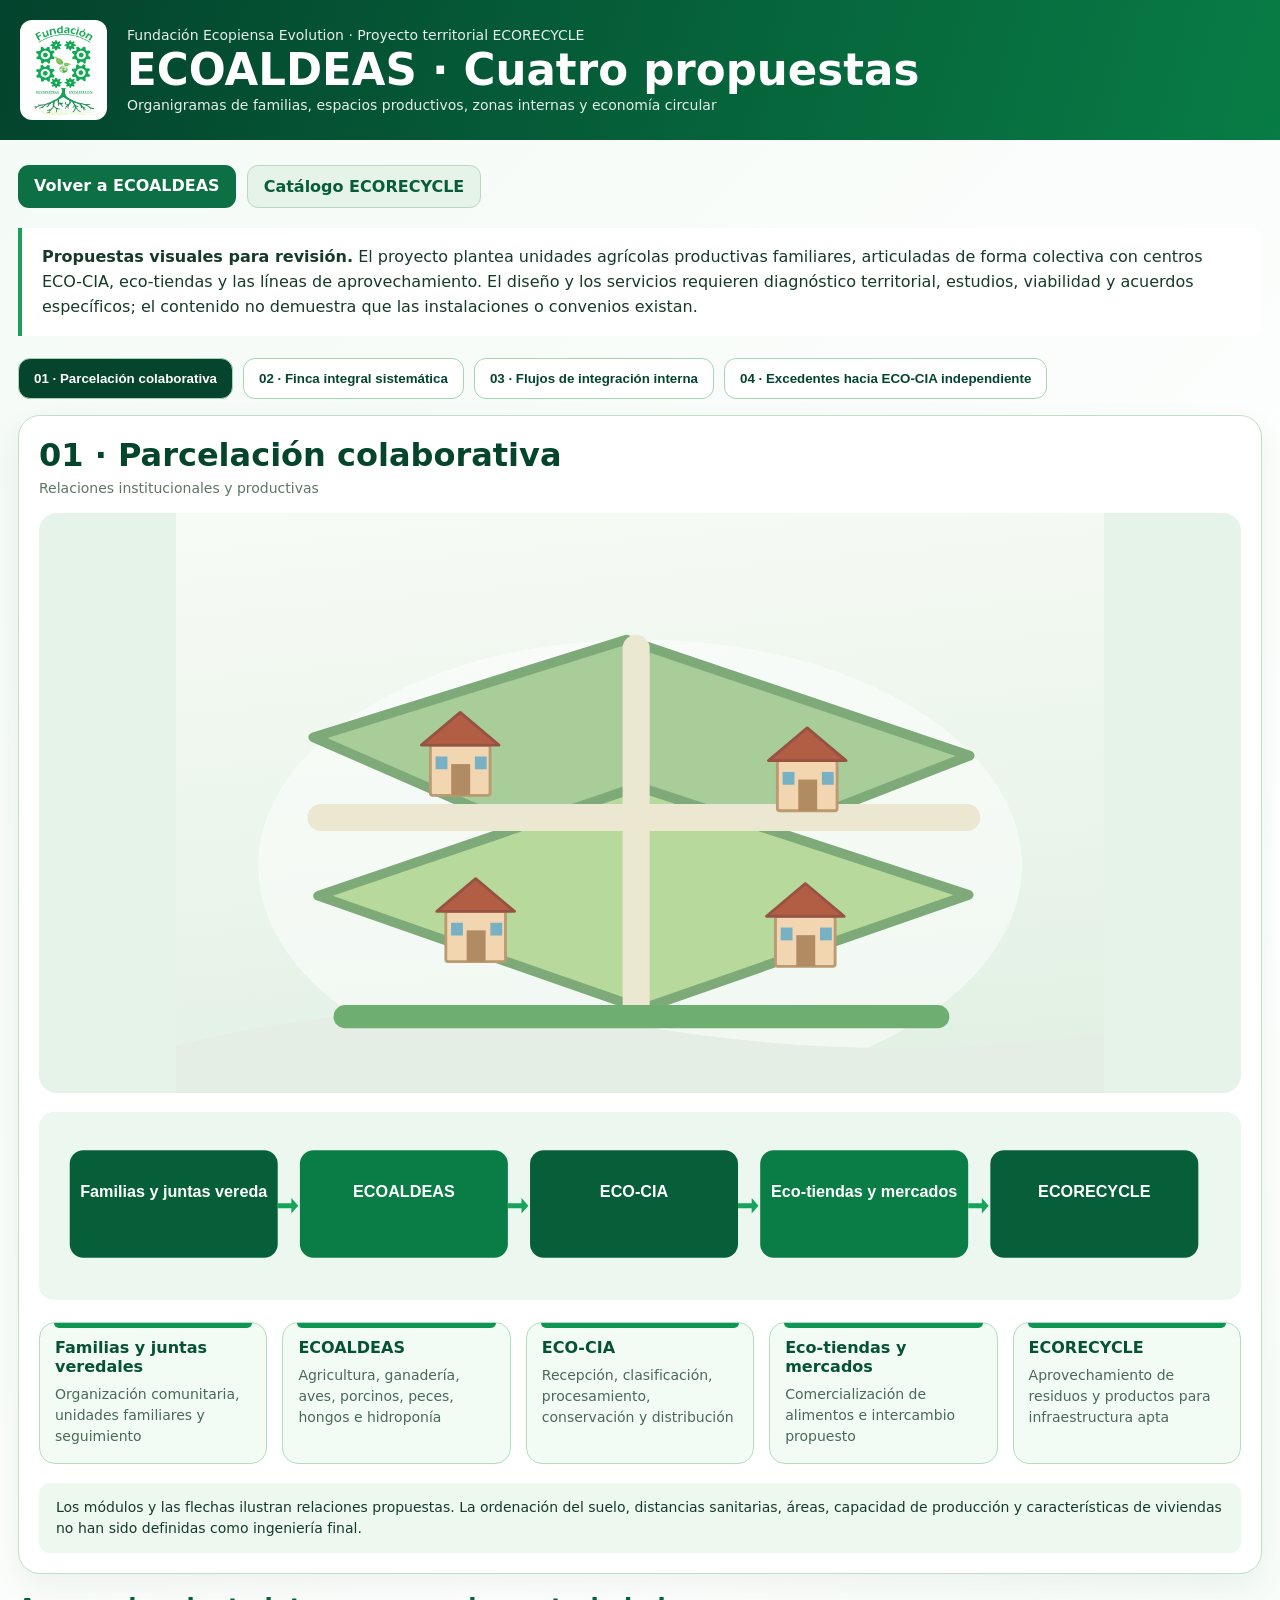
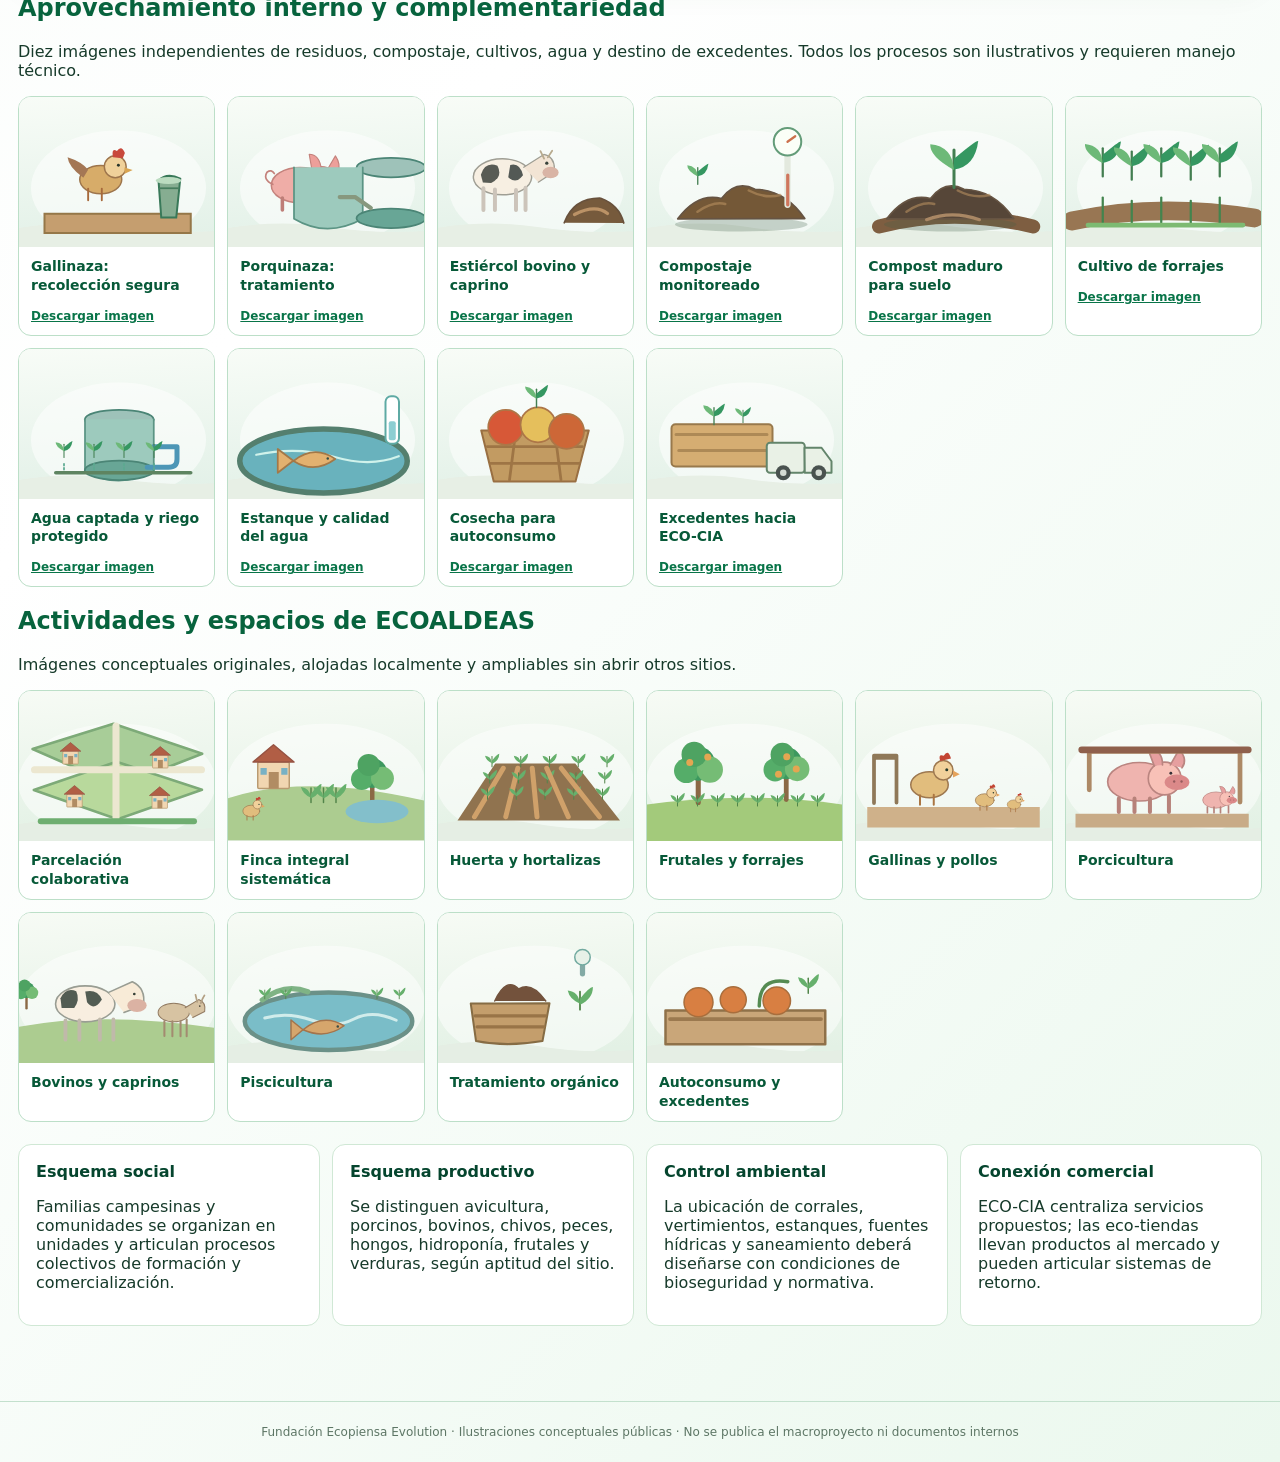
<file: ecoaldeas-propuestas.html>
<!doctype html><html lang="es"><head><meta charset="utf-8"><meta name="viewport" content="width=device-width, initial-scale=1"><meta name="theme-color" content="#075f3b"><title>ECOALDEAS · Cuatro propuestas de organigramas</title><style>
:root{--g:#087944;--dark:#05452e;--p:#e9f7ee;--ink:#163a2a;--muted:#5d7665;--line:#a5d6b3}*{box-sizing:border-box}body{margin:0;background:linear-gradient(135deg,#f3faf5,#fff,#ebf8ee);color:var(--ink);font-family:system-ui,-apple-system,Segoe UI,Arial,sans-serif}header{background:linear-gradient(105deg,#03432d,#087c45);color:#fff;display:flex;align-items:center;gap:20px;padding:20px max(20px,calc((100vw - 1350px)/2));}header img{width:87px;height:100px;object-fit:contain;border-radius:12px;background:#fff;padding:5px}header h1{font-size:clamp(26px,3.4vw,45px);margin:2px 0}header p{font-size:14px;margin:0;opacity:.9}main{max-width:1440px;padding:25px 18px 75px;margin:auto}.links{display:flex;flex-wrap:wrap;gap:11px;margin:0 0 20px}.links a{background:#0d7045;color:#fff;font-weight:700;text-decoration:none;padding:11px 16px;border-radius:11px}.links a.secondary{background:#e5f3e9;border:1px solid #b9d8c2;color:#095c3a}.summary{border-left:4px solid #1b9f59;background:white;border-radius:0 12px 12px 0;padding:17px 20px;line-height:1.55;margin-bottom:17px}.tabbar{display:flex;gap:10px;overflow-x:auto;padding:5px 0 16px}.tabbar button{border:1px solid var(--line);border-radius:12px;padding:12px 15px;background:#fff;color:var(--dark);font-weight:800;cursor:pointer;white-space:nowrap}.tabbar button[aria-selected=true]{background:var(--dark);color:#fff}.display{background:#fff;border:1px solid #c0dfc8;border-radius:22px;padding:20px;box-shadow:0 14px 35px #0c4f3112}.display h2{font-size:clamp(23px,2.5vw,36px);margin:0;color:var(--dark)}.display .small{font-size:14px;color:var(--muted);margin:6px 0 17px}.poster{width:100%;display:block;max-height:450px;object-fit:cover;object-position:50% 35%;border-radius:18px;background:#e5f3e8;margin:0 0 19px}.flow{display:grid;grid-template-columns:repeat(auto-fit,minmax(210px,1fr));gap:15px;margin-top:15px}.item{background:#f3fbf5;border:1px solid #b4ddbe;border-radius:16px;padding:15px;position:relative;min-height:142px}.item h3{font-size:16px;margin:0 0 8px;color:#065333}.item p{margin:0;color:#496a55;font-size:14px;line-height:1.5}.item::before{content:'';position:absolute;top:0;left:14px;right:14px;height:5px;border-radius:0 0 7px 7px;background:#0d9653}.diagram{margin:17px 0 22px;overflow-x:auto;border-radius:15px;background:#edf7f0}.diagram svg{min-width:700px;display:block;width:100%;height:auto}.notes{background:#edf8ef;border-radius:11px;padding:14px 17px;margin-top:19px;line-height:1.5;font-size:14px}.facts{display:grid;grid-template-columns:repeat(auto-fit,minmax(260px,1fr));gap:12px;margin-top:22px}.facts>div{background:#fff;padding:17px;border:1px solid #d0e8d5;border-radius:13px}.facts strong{color:var(--dark)}footer{border-top:1px solid #c3e0cd;text-align:center;font-size:12px;padding:23px;color:var(--muted)}@media print{.tabbar,.links{display:none}.display{box-shadow:none;break-inside:avoid}.flow{grid-template-columns:repeat(4,1fr)}} 
.pack-grid{display:grid;grid-template-columns:repeat(auto-fit,minmax(min(185px,100%),1fr));gap:12px;margin:16px 0}.pack-card{background:#fff;border:1px solid #bcdfc8;border-radius:13px;overflow:hidden}.pack-card button{display:block;width:100%;border:0;padding:0;cursor:zoom-in}.pack-card img{width:100%;height:150px;object-fit:cover;display:block}.pack-card h3{font-size:14px;margin:10px 12px;color:#075938;line-height:1.35}
.pack-card .save{display:inline-block;margin:0 12px 12px;color:#087448;font-size:12px;font-weight:750;text-decoration:underline}
.pack-card.crop-photo button{overflow:hidden;height:168px}
.pack-card.crop-photo img{width:100%;height:168px;object-fit:fill;transform:scale(1.73);transform-origin:left center}
.image-modal .modal-crop{max-height:75vh;overflow:hidden;border-radius:8px}
.image-modal.crop-view .modal-crop{width:min(86vw,900px);height:min(56vw,500px);max-height:65vh;overflow:hidden}
.image-modal.crop-view #modal-photo{width:100%;height:100%;object-fit:fill;transform:scale(1.73);transform-origin:left center}
@media(max-width:620px){.pack-grid{grid-template-columns:repeat(2,minmax(0,1fr))}.pack-card.crop-photo button,.pack-card.crop-photo img{height:130px}}.poster{object-fit:contain;max-height:580px}.image-modal{border:0;border-radius:13px;max-width:min(95vw,1040px)}.image-modal::backdrop{background:#071e17ba}.image-modal img{display:block;width:100%;max-height:75vh;object-fit:contain}.image-modal button{border:0;border-radius:8px;background:#075b38;color:white;padding:9px 15px;cursor:pointer}</style></head><body>
<header><img src="./logo%20ecopiensa%20(1).png" alt="Logotipo oficial de la Fundación Ecopiensa Evolution"><div><p>Fundación Ecopiensa Evolution · Proyecto territorial ECORECYCLE</p><h1>ECOALDEAS · Cuatro propuestas</h1><p>Organigramas de familias, espacios productivos, zonas internas y economía circular</p></div></header>
<main><nav class="links"><a href="./ecoaldeas.html">Volver a ECOALDEAS</a><a class="secondary" href="./index.html">Catálogo ECORECYCLE</a></nav>
<div class="summary"><strong>Propuestas visuales para revisión.</strong> El proyecto plantea unidades agrícolas productivas familiares, articuladas de forma colectiva con centros ECO-CIA, eco-tiendas y las líneas de aprovechamiento. El diseño y los servicios requieren diagnóstico territorial, estudios, viabilidad y acuerdos específicos; el contenido no demuestra que las instalaciones o convenios existan.</div>
<nav class="tabbar" id="tabs" aria-label="Propuestas de ecoaldeas"></nav>
<section class="display" id="section" aria-live="polite"></section>
<section><h2 style="color:#07633d">Aprovechamiento interno y complementariedad</h2><p>Diez imágenes independientes de residuos, compostaje, cultivos, agua y destino de excedentes. Todos los procesos son ilustrativos y requieren manejo técnico.</p><div class="pack-grid" id="pack-grid-02"></div></section><section><h2 style="color:#07633d">Actividades y espacios de ECOALDEAS</h2><p>Imágenes conceptuales originales, alojadas localmente y ampliables sin abrir otros sitios.</p><div class="pack-grid" id="pack-grid"></div></section><section class="facts"><div><strong>Esquema social</strong><p>Familias campesinas y comunidades se organizan en unidades y articulan procesos colectivos de formación y comercialización.</p></div><div><strong>Esquema productivo</strong><p>Se distinguen avicultura, porcinos, bovinos, chivos, peces, hongos, hidroponía, frutales y verduras, según aptitud del sitio.</p></div><div><strong>Control ambiental</strong><p>La ubicación de corrales, vertimientos, estanques, fuentes hídricas y saneamiento deberá diseñarse con condiciones de bioseguridad y normativa.</p></div><div><strong>Conexión comercial</strong><p>ECO-CIA centraliza servicios propuestos; las eco-tiendas llevan productos al mercado y pueden articular sistemas de retorno.</p></div></section>
</main><footer>Fundación Ecopiensa Evolution · Ilustraciones conceptuales públicas · No se publica el macroproyecto ni documentos internos</footer>
<script>
const DATA=[{"n":"01","name":"Parcelación colaborativa","tag":"Relaciones institucionales y productivas","cards":[["Familias y juntas veredales","Organización comunitaria, unidades familiares y seguimiento"],["ECOALDEAS","Agricultura, ganadería, aves, porcinos, peces, hongos e hidroponía"],["ECO-CIA","Recepción, clasificación, procesamiento, conservación y distribución"],["Eco-tiendas y mercados","Comercialización de alimentos e intercambio propuesto"],["ECORECYCLE","Aprovechamiento de residuos y productos para infraestructura apta"]],"image":"./assets/biblioteca/ecoaldeas/espacios/parcelacion-colaborativa.svg"},{"n":"02","name":"Finca integral sistemática","tag":"Alternativas de organización territorial","cards":[["A · Núcleo agrupado","Viviendas y equipamientos compartidos; parcelas organizadas alrededor"],["B · Disposición lineal","Parcelas y senderos adaptados a laderas o predios alargados"],["Ambiente","Corredores verdes, protección de fuentes hídricas y áreas de conservación"],["Acceso y servicios","Vías, captación de agua, saneamiento y energía según estudios"],["No es plano de obra","Dimensiones, zonificación sanitaria y capacidad pendientes de validación"]],"image":"./assets/biblioteca/ecoaldeas/espacios/finca-integral-sistematica.svg"},{"n":"03","name":"Flujos de integración interna","tag":"Áreas internas y subproductos","cards":[["Huertas y frutales","Alimentos para familias y restos vegetales aptos para tratamiento"],["Gallinas, cerdos y bovinos","Estiércoles recogidos y tratados por rutas sanitarias diferenciadas"],["Compostaje controlado","Material estabilizado y evaluado antes de cualquier uso agrícola"],["Suelo y forrajes","Enmiendas aptas al suelo; forrajes adecuados alimentan los animales"],["Acuicultura","Estanques y aguas protegidos de residuos y vertimientos"],["Autoconsumo primero","Los excedentes aptos se entregan a ECO-CIA, que es otro centro"]],"image":"./assets/biblioteca/ecoaldeas/espacios/flujos-integracion-interna.svg"},{"n":"04","name":"Excedentes hacia ECO-CIA independiente","tag":"Entradas, transformación, mercados y retorno","cards":[["Unidades de finca","Familias trabajan conjuntamente con cultivos y ganaderías diversos"],["Alimentación familiar","Producción necesaria para consumo propio y comunitario"],["Excedentes productivos","Selección y registro de excedentes disponibles para distribución"],["ECO-CIA independiente","Recepción, procesamiento, empaque, conservación y despacho"],["Eco-tiendas y mercados","Destino de productos a comercio regional"],["Residuos segregados","ECORECYCLE y rutas seguras de retorno de insumos a suelo"]],"image":"./assets/biblioteca/ecoaldeas/individuales/excedentes-eco-cia.svg"}];const tabs=document.querySelector('#tabs'),section=document.querySelector('#section');let choice=0;const escapeHtml=s=>String(s).replaceAll('&','&amp;').replaceAll('<','&lt;').replaceAll('>','&gt;');
function diagram(p){
const items=p.cards, w=items.length*270+60, xs=items.map((_,i)=>36+i*270);
let content='<svg viewBox="0 0 '+w+' 220" xmlns="http://www.w3.org/2000/svg"><rect width="'+w+'" height="220" rx="16" fill="#ecf7ef"/>';
items.forEach((o,i)=>{let x=xs[i],t=escapeHtml(o[0]);content+='<rect x="'+x+'" y="45" width="244" height="126" rx="16" fill="'+(i%2===0?'#075f39':'#0a7d46')+'"/><text x="'+(x+122)+'" y="100" font-size="19" font-weight="bold" font-family="Arial,sans-serif" text-anchor="middle" fill="#fff">'+t.slice(0,24)+'</text>';
if(i<items.length-1)content+='<line x1="'+(x+244)+'" y1="110" x2="'+(xs[i+1]-9)+'" y2="110" stroke="#16a35c" stroke-width="6"/><polygon points="'+(xs[i+1]-10)+',101 '+(xs[i+1]-2)+',110 '+(xs[i+1]-10)+',119" fill="#16a35c"/>';});
return content+'</svg>';
}
function render(){tabs.innerHTML=DATA.map((p,i)=>'<button type="button" aria-selected="'+(i===choice)+'" data-choice="'+i+'">'+p.n+' · '+p.name+'</button>').join('');tabs.querySelectorAll('button').forEach(b=>b.onclick=()=>{choice=Number(b.dataset.choice);render();});
const p=DATA[choice];const cards=p.cards.map(([a,b])=>'<article class="item"><h3>'+escapeHtml(a)+'</h3><p>'+escapeHtml(b)+'</p></article>').join('');
section.innerHTML='<h2>'+escapeHtml(p.n+' · '+p.name)+'</h2><div class="small">'+escapeHtml(p.tag)+'</div><img class="poster" src="'+p.image+'" alt="Imagen específica del organigrama seleccionado"><div class="diagram">'+diagram(p)+'</div><div class="flow">'+cards+'</div><div class="notes">Los módulos y las flechas ilustran relaciones propuestas. La ordenación del suelo, distancias sanitarias, áreas, capacidad de producción y características de viviendas no han sido definidas como ingeniería final.</div>';}
render();
</script><dialog class="image-modal" id="img-modal"><div style="display:flex;align-items:center;justify-content:space-between;gap:12px;margin-bottom:10px"><strong id="modal-title"></strong><button id="modal-close" type="button">Cerrar ×</button></div><div class="modal-crop"><img id="modal-photo" alt=""></div><p style="font-size:12px;color:#59735d">Ilustración conceptual IA; no es prueba de una instalación construida.</p></dialog><script>
(async()=>{const grid=document.querySelector('#pack-grid'),dlg=document.querySelector('#img-modal');
document.querySelector('#modal-close').onclick=()=>dlg.close();
try{const r=await fetch('./assets/biblioteca/ecoaldeas/paquete-01/manifest.json');if(!r.ok)throw Error('Sin manifest');
const m=await r.json();for(const item of m.imagenes){const art=document.createElement('article'),btn=document.createElement('button'),im=document.createElement('img'),h=document.createElement('h3');art.className='pack-card';
const replacement=null;
if(replacement && !replacement.endsWith('.svg'))art.classList.add('crop-photo');
im.src='./'+(replacement||item.archivo);im.alt='Referencia de '+item.nombre;im.loading='lazy';btn.appendChild(im);h.textContent=item.nombre;btn.onclick=()=>{dlg.classList.toggle('crop-view',!!replacement && !replacement.endsWith('.svg'));document.querySelector('#modal-title').textContent=item.nombre;const v=document.querySelector('#modal-photo');v.src=im.src;v.alt=im.alt;dlg.showModal()};art.append(btn,h);grid.appendChild(art);}}catch(e){grid.textContent='Galería en actualización.'}})();
</script><script>
// ECOALDEAS grupo de procesos: cada tarjeta abre el visor local sin salir de la página.
(async()=>{
 const grid=document.querySelector('#pack-grid-02'),dlg=document.querySelector('#img-modal');
 try{
  const r=await fetch('./assets/biblioteca/ecoaldeas/paquete-02/manifest.json');
  if(!r.ok)throw Error('No se encontró Paquete 02');
  const d=await r.json();
  for(const item of d.imagenes){
   const card=document.createElement('article'),b=document.createElement('button'),
   img=document.createElement('img'),caption=document.createElement('h3');
   card.className='pack-card';if(!item.archivo.endsWith('.svg'))card.classList.add('crop-photo');b.type='button';img.src='./'+item.archivo;img.loading='lazy';img.alt=item.descripcion||item.nombre;
   caption.textContent=item.nombre;b.appendChild(img);
   b.onclick=()=>{dlg.classList.toggle('crop-view',!item.archivo.endsWith('.svg'));document.querySelector('#modal-title').textContent=item.nombre;const big=document.querySelector('#modal-photo');big.src=img.src;big.alt=img.alt;dlg.showModal();};
   const save=document.createElement('a');save.href=img.src;save.download=item.archivo.split('/').pop();save.textContent='Descargar imagen';save.className='save';card.append(b,caption,save);grid.appendChild(card);
  }
 }catch(e){grid.textContent='Galería de procesos no disponible.'}
})();
</script></body></html>
</file>
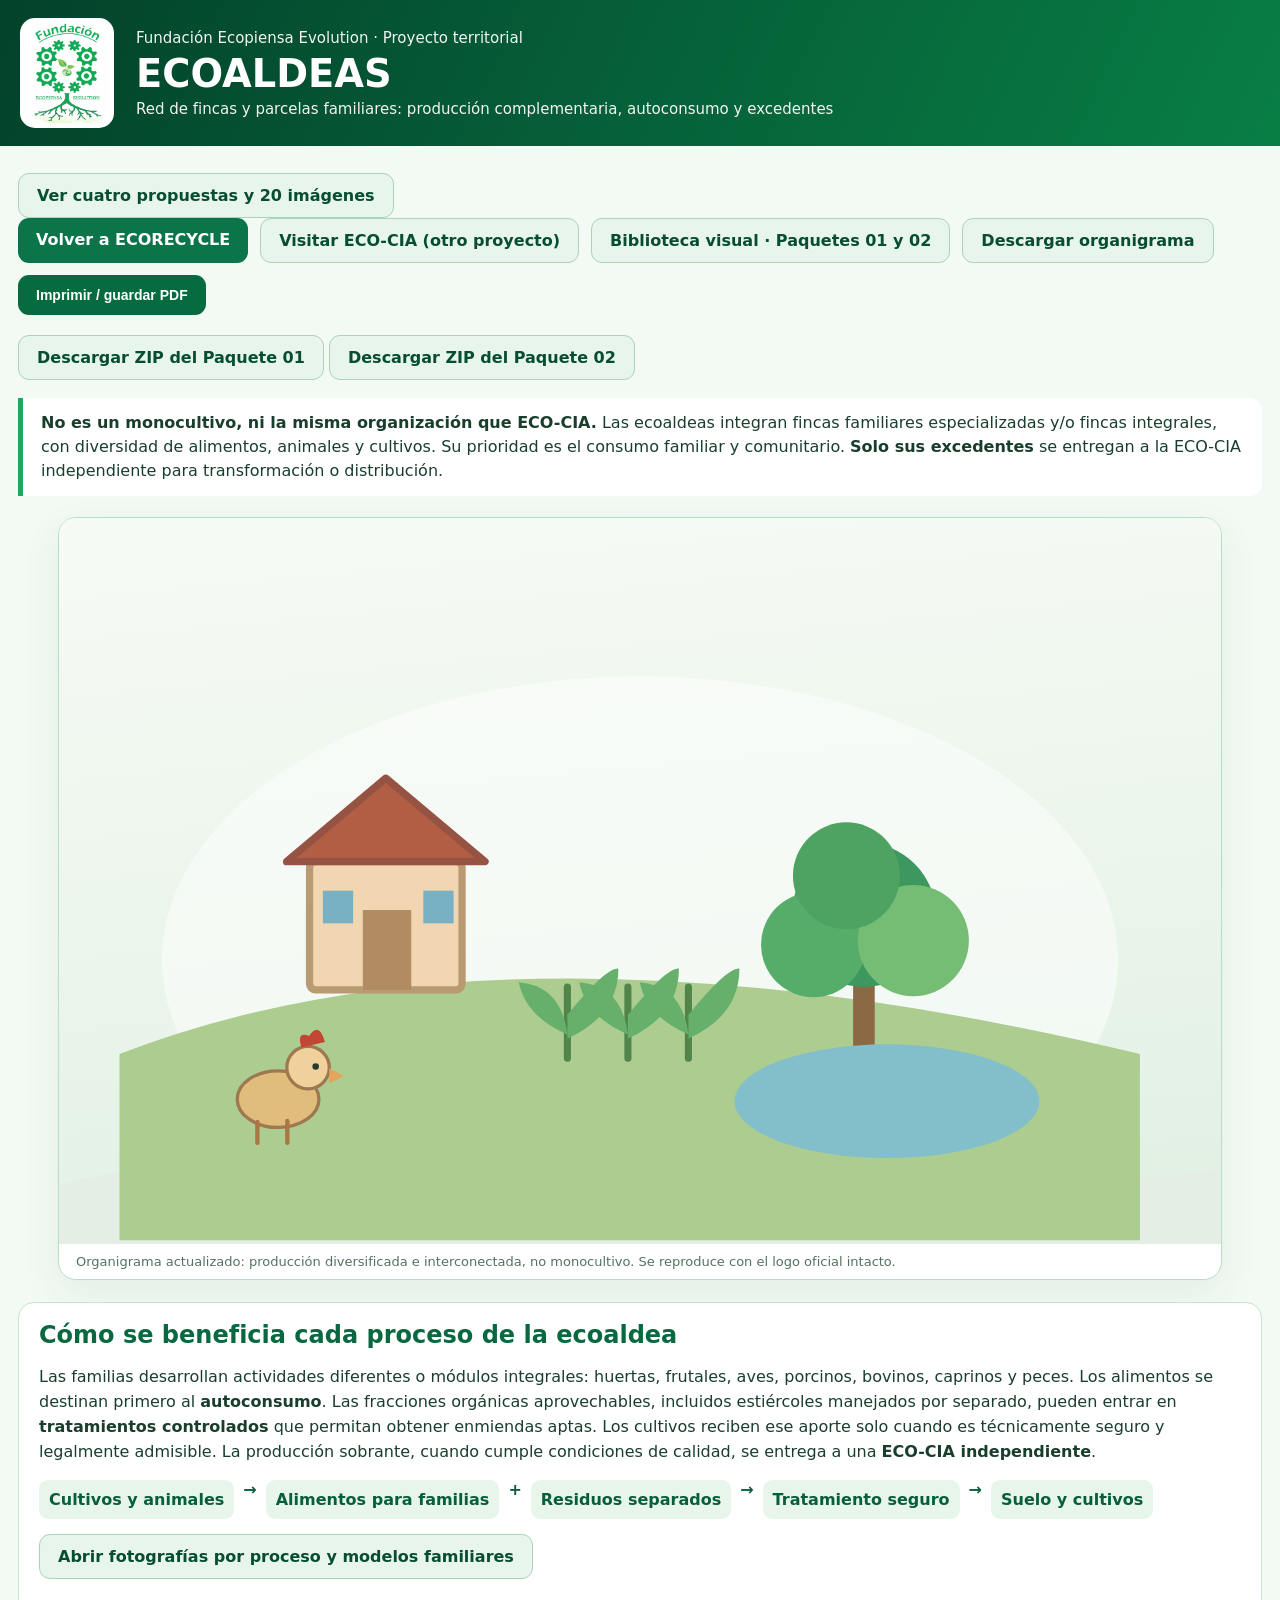
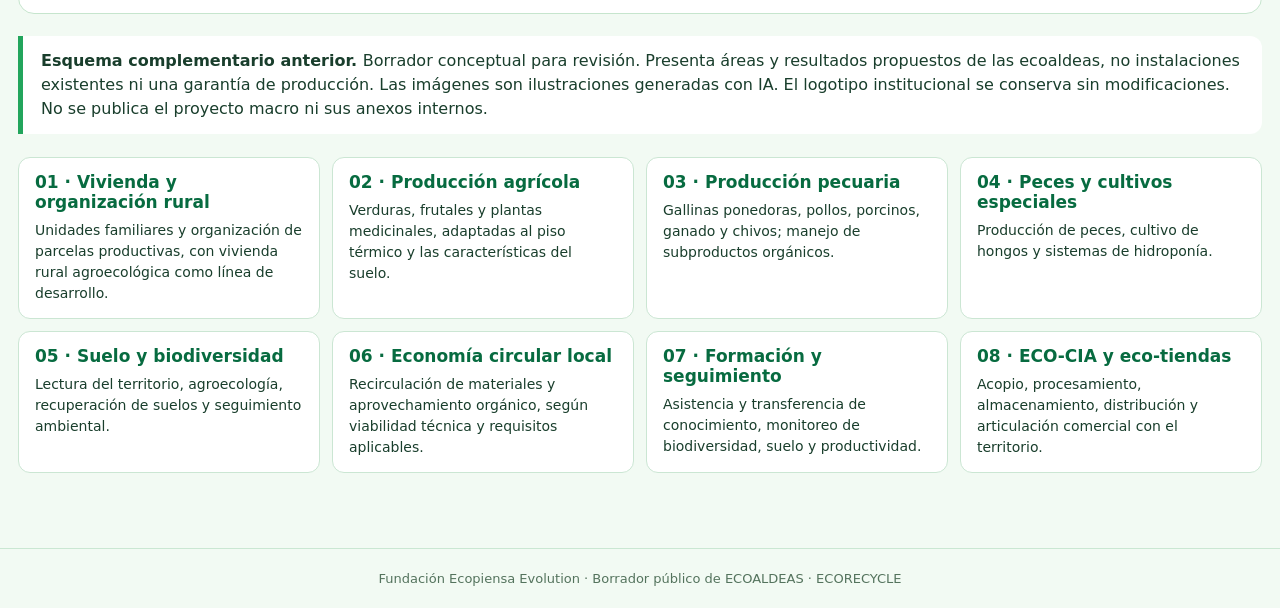
<file: ecoaldeas.html>
<!doctype html><html lang="es"><head><meta charset="utf-8"><meta name="viewport" content="width=device-width,initial-scale=1"><meta name="theme-color" content="#075b3b"><meta name="description" content="Borrador conceptual público de ecoaldeas y unidades agrícolas productivas de Fundación Ecopiensa Evolution."><title>Organigrama ECOALDEAS · Fundación Ecopiensa Evolution</title><style>
:root{--verde:#076b40;--oscuro:#063d2d;--fondo:#f2faf3}*{box-sizing:border-box}body{margin:0;background:var(--fondo);color:#193e2c;font-family:system-ui,-apple-system,Segoe UI,Arial,sans-serif}header{background:linear-gradient(115deg,#03422b,#087e45);color:white;padding:18px max(20px,calc((100vw - 1300px)/2));display:flex;align-items:center;gap:22px}header img{width:94px;height:110px;object-fit:contain;background:white;border-radius:15px;padding:5px}h1{font-size:clamp(27px,3vw,43px);margin:4px 0}header p{margin:0;font-size:15px;opacity:.94}main{max-width:1520px;margin:0 auto;padding:27px 18px 52px}nav{display:flex;flex-wrap:wrap;gap:12px;margin-bottom:20px}a.back{display:inline-block;border-radius:11px;background:#0b7449;color:white;text-decoration:none;padding:12px 18px;font-weight:750}a.back.secondary{background:#e8f5ec;color:#074e30;border:1px solid #a9d4b7}.notice{background:white;border-left:5px solid #22a55c;border-radius:0 12px 12px 0;padding:13px 18px;line-height:1.5;margin-bottom:21px}.poster{background:white;border:1px solid #b8dfc3;overflow:hidden;border-radius:18px;box-shadow:0 14px 40px #164e3312}.poster img{display:block;width:100%;height:auto;object-fit:contain}.poster figcaption{font-size:13px;color:#54725e;padding:10px 17px}.panels{display:grid;grid-template-columns:repeat(auto-fit,minmax(250px,1fr));gap:12px;margin:23px 0}.panels article{background:#fff;border:1px solid #cbe6d3;border-radius:12px;padding:14px 16px}.panels h2{margin:0 0 8px;font-size:17px;color:var(--verde)}.panels p{font-size:14px;line-height:1.5;margin:0}.button{background:#076b40;color:white;border:0;border-radius:11px;padding:12px 18px;cursor:pointer;font-weight:700;font-size:14px}footer{padding:22px;text-align:center;font-size:13px;border-top:1px solid #cae7d2;color:#54735d}@media print{header{background:#084e32!important;-webkit-print-color-adjust:exact;print-color-adjust:exact}nav,.button{display:none}.poster{border:0;box-shadow:none;break-inside:avoid}main{max-width:none;padding:4mm}.panels{grid-template-columns:repeat(4,1fr);gap:8px}}
</style></head><body>
<header><img src="./logo%20ecopiensa%20(1).png" alt="Logotipo oficial Fundación Ecopiensa Evolution"><div><p>Fundación Ecopiensa Evolution · Proyecto territorial</p><h1>ECOALDEAS</h1><p>Red de fincas y parcelas familiares: producción complementaria, autoconsumo y excedentes</p></div></header>
<main><a class="back secondary" href="./ecoaldeas-propuestas.html">Ver cuatro propuestas y 20 imágenes</a><nav><a class="back" href="./index.html">Volver a ECORECYCLE</a><a class="back secondary" href="./ecocia.html">Visitar ECO-CIA (otro proyecto)</a><a class="back secondary" href="./biblioteca-visual.html">Biblioteca visual · Paquetes 01 y 02</a><a class="back secondary" href="./assets/biblioteca/ecoaldeas/espacios/finca-integral-sistematica.svg" download="ECOALDEAS_SISTEMA_DIVERSIFICADO.jpg">Descargar organigrama</a><button class="button" onclick="window.print()">Imprimir / guardar PDF</button></nav>
<p style="margin:0 0 18px"><a class="back secondary" href="./descargas/ECOALDEAS_PAQUETE_01_10_IMAGENES.zip" download>Descargar ZIP del Paquete 01</a> <a class="back secondary" href="./descargas/ECOALDEAS_PAQUETE_02_10_IMAGENES.zip" download>Descargar ZIP del Paquete 02</a></p><div class="notice"><strong>No es un monocultivo, ni la misma organización que ECO-CIA.</strong> Las ecoaldeas integran fincas familiares especializadas y/o fincas integrales, con diversidad de alimentos, animales y cultivos. Su prioridad es el consumo familiar y comunitario. <strong>Solo sus excedentes</strong> se entregan a la ECO-CIA independiente para transformación o distribución.</div>
<figure class="poster"><img src="./assets/biblioteca/ecoaldeas/espacios/finca-integral-sistematica.svg" loading="eager" alt="Organigrama de ecoaldeas: modelo colaborativo de seis familias, finca integral por módulos, ciclos de suelo y orgánicos, autoconsumo y excedentes remitidos a ECO-CIA"><figcaption>Organigrama actualizado: producción diversificada e interconectada, no monocultivo. Se reproduce con el logo oficial intacto.</figcaption></figure><section style="background:white;border:1px solid #c6e5cd;border-radius:16px;padding:18px 20px;margin:22px 0"><h2 style="color:#08683f;margin:0 0 12px">Cómo se beneficia cada proceso de la ecoaldea</h2><p style="line-height:1.55">Las familias desarrollan actividades diferentes o módulos integrales: huertas, frutales, aves, porcinos, bovinos, caprinos y peces. Los alimentos se destinan primero al <strong>autoconsumo</strong>. Las fracciones orgánicas aprovechables, incluidos estiércoles manejados por separado, pueden entrar en <strong>tratamientos controlados</strong> que permitan obtener enmiendas aptas. Los cultivos reciben ese aporte solo cuando es técnicamente seguro y legalmente admisible. La producción sobrante, cuando cumple condiciones de calidad, se entrega a una <strong>ECO-CIA independiente</strong>.</p><div style="display:flex;flex-wrap:wrap;gap:9px;font-weight:750;color:#056039"><span style="padding:10px;border-radius:9px;background:#e8f5eb">Cultivos y animales</span><span>→</span><span style="padding:10px;border-radius:9px;background:#e8f5eb">Alimentos para familias</span><span>+</span><span style="padding:10px;border-radius:9px;background:#e8f5eb">Residuos separados</span><span>→</span><span style="padding:10px;border-radius:9px;background:#e8f5eb">Tratamiento seguro</span><span>→</span><span style="padding:10px;border-radius:9px;background:#e8f5eb">Suelo y cultivos</span></div><p style="margin-top:15px"><a class="back secondary" href="./ecoaldeas-propuestas.html">Abrir fotografías por proceso y modelos familiares</a></p></section><div class="notice"><strong>Esquema complementario anterior. </strong>Borrador conceptual para revisión.</strong> Presenta áreas y resultados propuestos de las ecoaldeas, no instalaciones existentes ni una garantía de producción. Las imágenes son ilustraciones generadas con IA. El logotipo institucional se conserva sin modificaciones. No se publica el proyecto macro ni sus anexos internos.</div>

<section class="panels">
<article><h2>01 · Vivienda y organización rural</h2><p>Unidades familiares y organización de parcelas productivas, con vivienda rural agroecológica como línea de desarrollo.</p></article>
<article><h2>02 · Producción agrícola</h2><p>Verduras, frutales y plantas medicinales, adaptadas al piso térmico y las características del suelo.</p></article>
<article><h2>03 · Producción pecuaria</h2><p>Gallinas ponedoras, pollos, porcinos, ganado y chivos; manejo de subproductos orgánicos.</p></article>
<article><h2>04 · Peces y cultivos especiales</h2><p>Producción de peces, cultivo de hongos y sistemas de hidroponía.</p></article>
<article><h2>05 · Suelo y biodiversidad</h2><p>Lectura del territorio, agroecología, recuperación de suelos y seguimiento ambiental.</p></article>
<article><h2>06 · Economía circular local</h2><p>Recirculación de materiales y aprovechamiento orgánico, según viabilidad técnica y requisitos aplicables.</p></article>
<article><h2>07 · Formación y seguimiento</h2><p>Asistencia y transferencia de conocimiento, monitoreo de biodiversidad, suelo y productividad.</p></article>
<article><h2>08 · ECO-CIA y eco-tiendas</h2><p>Acopio, procesamiento, almacenamiento, distribución y articulación comercial con el territorio.</p></article>
</section>
</main><footer>Fundación Ecopiensa Evolution · Borrador público de ECOALDEAS · ECORECYCLE</footer></body></html>
</file>
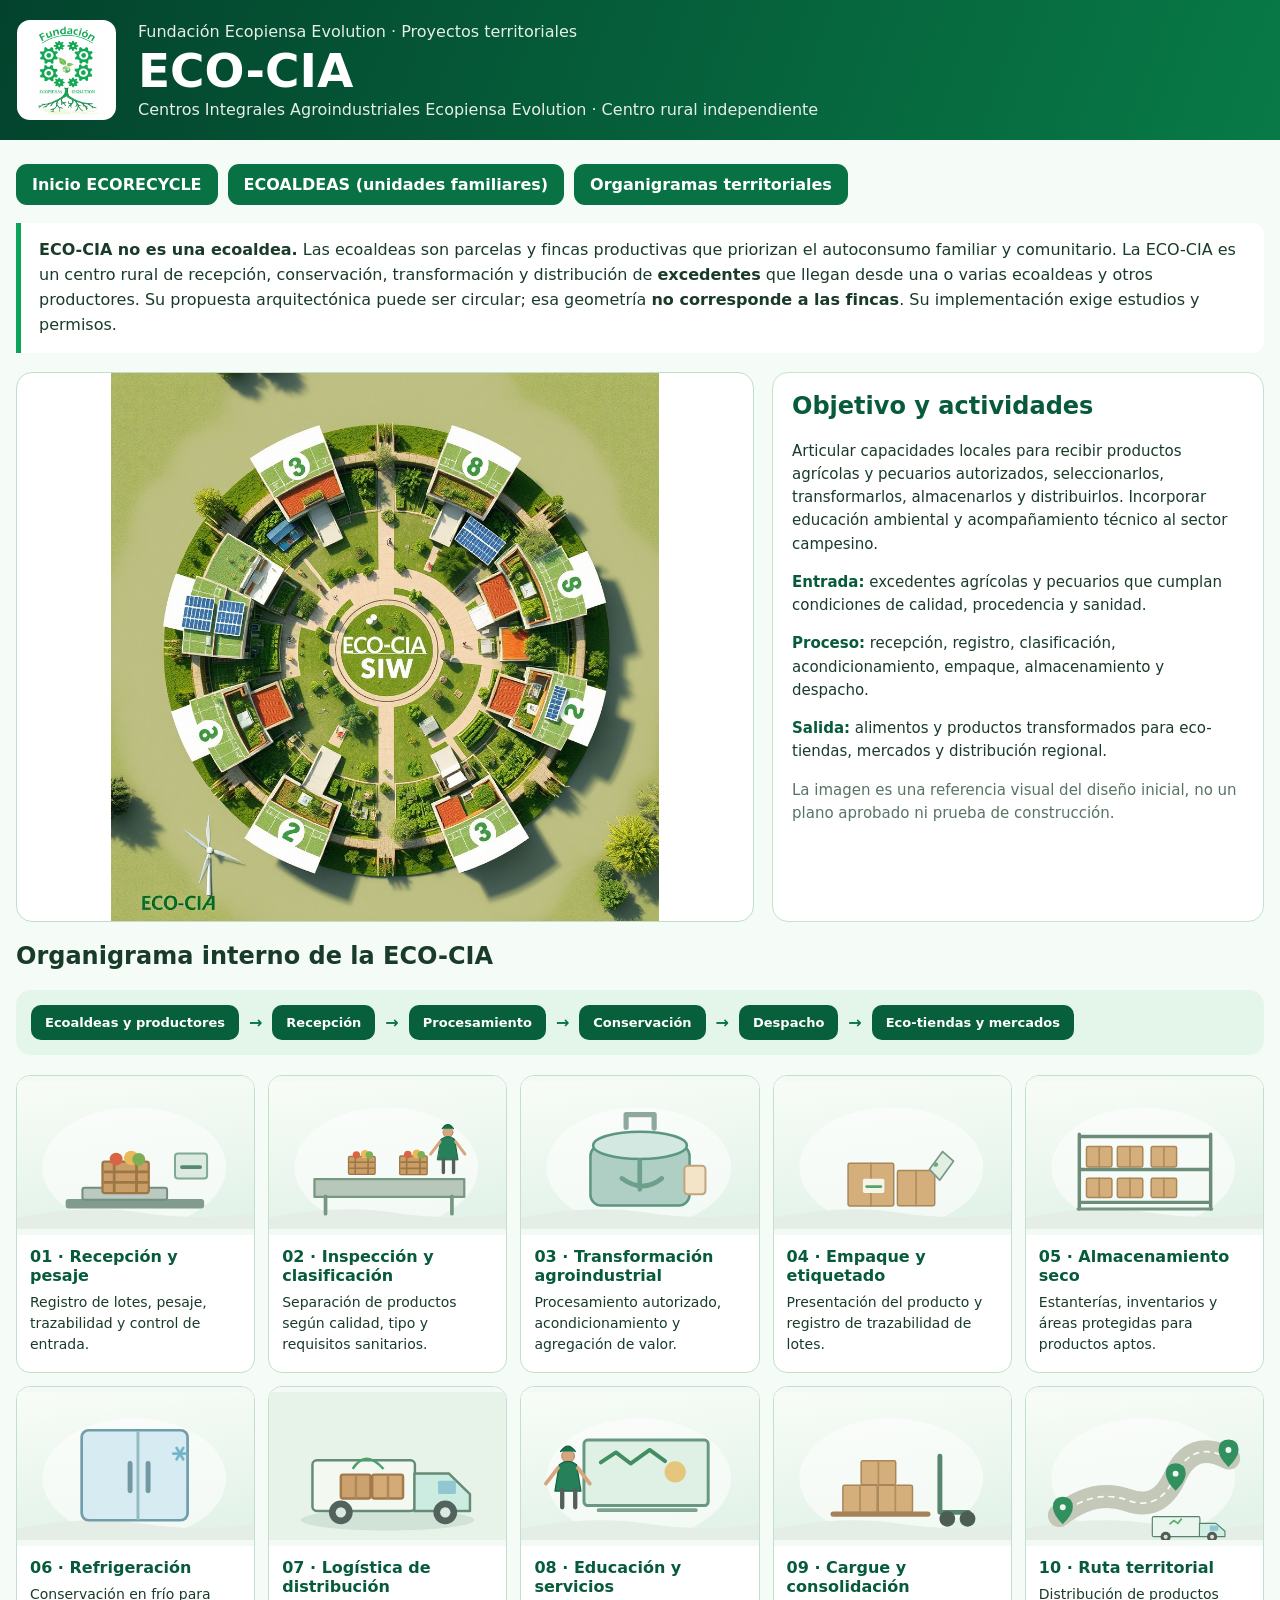
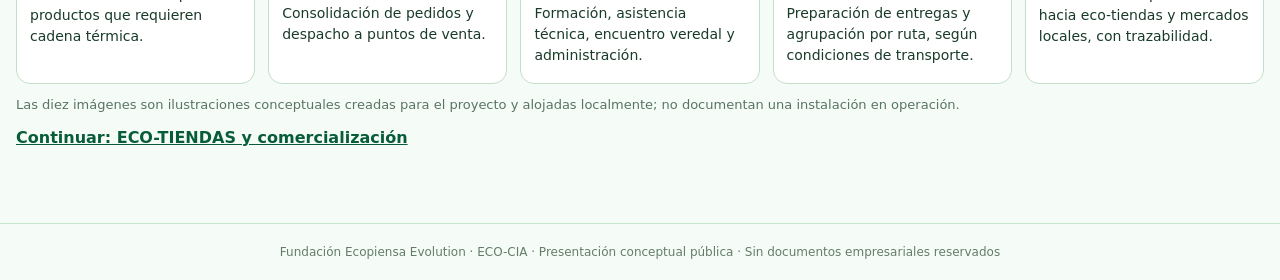
<file: ecocia.html>
<!doctype html><html lang="es"><head><meta charset="utf-8"><meta name="viewport" content="width=device-width,initial-scale=1"><meta name="description" content="ECO-CIA: centro integral agroindustrial Ecopiensa Evolution, independiente de las ecoaldeas, recibe excedentes agrícolas y articula procesos y mercados."><title>ECO-CIA | Fundación Ecopiensa Evolution</title><style>
:root{--verde:#075b3a;--claro:#f0f9f1;--texto:#193b29}*{box-sizing:border-box}body{margin:0;background:#f5fbf6;color:var(--texto);font-family:system-ui,-apple-system,'Segoe UI',Arial,sans-serif}header{background:linear-gradient(110deg,#03432d,#087a47);display:flex;align-items:center;gap:22px;color:white;padding:20px max(17px,calc((100vw - 1350px)/2))}header img{width:99px;height:100px;object-fit:contain;background:white;padding:6px;border-radius:13px}header h1{margin:2px 0;font-size:clamp(26px,4vw,47px)}header p{margin:0;opacity:.9}main{max-width:1380px;margin:0 auto;padding:24px 16px 60px}.nav{display:flex;gap:10px;flex-wrap:wrap;margin-bottom:18px}.nav a{background:#087244;color:white;padding:11px 16px;text-decoration:none;border-radius:11px;font-weight:750}.notice{padding:15px 18px;border-left:5px solid #0da35a;background:#fff;border-radius:0 12px 12px 0;line-height:1.56;margin-bottom:19px}.hero{display:grid;grid-template-columns:minmax(0,1.5fr) minmax(250px,1fr);gap:18px;align-items:stretch}.hero img{display:block;width:100%;height:100%;max-height:550px;object-fit:contain;background:#fff;border-radius:16px;border:1px solid #bfdfc9}.hero article{background:white;border:1px solid #c3e3cc;padding:19px;border-radius:16px}.hero h2{margin-top:0;color:var(--verde)}.hero p{font-size:15px;line-height:1.55}.tag{font-weight:800;color:var(--verde)}.modules{display:grid;grid-template-columns:repeat(auto-fit,minmax(min(235px,100%),1fr));gap:13px;margin-top:18px}.module{border:1px solid #c3dfcb;border-radius:14px;background:white;overflow:hidden}.module .thumb{height:90px;background:repeating-linear-gradient(125deg,#e9f5ec,#e9f5ec 15px,#f5faf6 15px,#f5faf6 30px);display:grid;place-items:center;color:#729281;font-weight:750;font-size:12px}.module h3{color:var(--verde);margin:14px 13px 7px;font-size:16px}.module p{margin:0 13px 17px;font-size:14px;line-height:1.5}.flow{background:#e4f5e9;border-radius:15px;padding:15px;margin:20px 0;display:flex;align-items:center;flex-wrap:wrap;gap:10px}.flow span{background:#075f3c;color:white;border-radius:10px;padding:10px 14px;font-size:13px;font-weight:750}.flow b{color:#067343}.small{font-size:13px;color:#587464}footer{text-align:center;padding:21px;border-top:1px solid #c5e3cd;color:#637d69;font-size:12px}@media(max-width:850px){.hero{grid-template-columns:1fr}}
.module .zoom{width:100%;height:159px;border:0;padding:0;background:#e2f2e6;cursor:zoom-in;display:block}.module .zoom{overflow:hidden}
.module .zoom img{display:block;width:100%;height:100%;object-fit:contain;background:#f3faf5}.module h3{margin:12px 13px 7px}.module{min-height:285px}dialog#imgZoom{border:0;border-radius:14px;max-width:min(94vw,1100px);box-shadow:0 20px 70px #091e156e}dialog#imgZoom::backdrop{background:#092719bd}#zoomBig{display:block;width:100%;height:100%;object-fit:contain}
.zoom-crop{width:min(86vw,900px);height:min(55vw,525px);max-height:68vh;overflow:hidden;border-radius:8px;margin:auto}#zoomClose{background:#075d3b;color:white;border:0;border-radius:9px;padding:9px 15px;cursor:pointer}</style></head><body><header><img src="./logo%20ecopiensa%20(1).png" alt="Logotipo oficial de la Fundación Ecopiensa Evolution"><div><p>Fundación Ecopiensa Evolution · Proyectos territoriales</p><h1>ECO-CIA</h1><p>Centros Integrales Agroindustriales Ecopiensa Evolution · Centro rural independiente</p></div></header><main><nav class="nav"><a href="./index.html">Inicio ECORECYCLE</a><a href="./ecoaldeas.html">ECOALDEAS (unidades familiares)</a><a href="./ecoaldeas-propuestas.html">Organigramas territoriales</a></nav><div class="notice"><strong>ECO-CIA no es una ecoaldea.</strong> Las ecoaldeas son parcelas y fincas productivas que priorizan el autoconsumo familiar y comunitario. La ECO-CIA es un centro rural de recepción, conservación, transformación y distribución de <strong>excedentes</strong> que llegan desde una o varias ecoaldeas y otros productores. Su propuesta arquitectónica puede ser circular; esa geometría <strong>no corresponde a las fincas</strong>. Su implementación exige estudios y permisos.</div><section class="hero"><img src="./assets/organigramas/ecocia-referencia-institucional.jpg" alt="Referencia preliminar de distribución circular del centro ECO-CIA, distinta de la parcelación de una ecoaldea"><article><h2>Objetivo y actividades</h2><p>Articular capacidades locales para recibir productos agrícolas y pecuarios autorizados, seleccionarlos, transformarlos, almacenarlos y distribuirlos. Incorporar educación ambiental y acompañamiento técnico al sector campesino.</p><p><span class="tag">Entrada:</span> excedentes agrícolas y pecuarios que cumplan condiciones de calidad, procedencia y sanidad.</p><p><span class="tag">Proceso:</span> recepción, registro, clasificación, acondicionamiento, empaque, almacenamiento y despacho.</p><p><span class="tag">Salida:</span> alimentos y productos transformados para eco-tiendas, mercados y distribución regional.</p><p class="small">La imagen es una referencia visual del diseño inicial, no un plano aprobado ni prueba de construcción.</p></article></section><h2>Organigrama interno de la ECO-CIA</h2><div class="flow"><span>Ecoaldeas y productores</span><b>→</b><span>Recepción</span><b>→</b><span>Procesamiento</span><b>→</b><span>Conservación</span><b>→</b><span>Despacho</span><b>→</b><span>Eco-tiendas y mercados</span></div><section class="modules">
<article class="module"><button class="zoom" type="button" data-title="01 · Recepción y pesaje" data-src="./assets/biblioteca/ecocia/individuales/recepcion-y-pesaje.svg" aria-label="Ampliar 01 · Recepción y pesaje"><img src="./assets/biblioteca/ecocia/individuales/recepcion-y-pesaje.svg" alt="Ilustración conceptual de 01 · Recepción y pesaje" loading="lazy"></button><h3>01 · Recepción y pesaje</h3><p>Registro de lotes, pesaje, trazabilidad y control de entrada.</p></article>
<article class="module"><button class="zoom" type="button" data-title="02 · Inspección y clasificación" data-src="./assets/biblioteca/ecocia/individuales/inspeccion-y-clasificacion.svg" aria-label="Ampliar 02 · Inspección y clasificación"><img src="./assets/biblioteca/ecocia/individuales/inspeccion-y-clasificacion.svg" alt="Ilustración conceptual de 02 · Inspección y clasificación" loading="lazy"></button><h3>02 · Inspección y clasificación</h3><p>Separación de productos según calidad, tipo y requisitos sanitarios.</p></article>
<article class="module"><button class="zoom" type="button" data-title="03 · Transformación agroindustrial" data-src="./assets/biblioteca/ecocia/individuales/transformacion-agroindustrial.svg" aria-label="Ampliar 03 · Transformación agroindustrial"><img src="./assets/biblioteca/ecocia/individuales/transformacion-agroindustrial.svg" alt="Ilustración conceptual de 03 · Transformación agroindustrial" loading="lazy"></button><h3>03 · Transformación agroindustrial</h3><p>Procesamiento autorizado, acondicionamiento y agregación de valor.</p></article>
<article class="module"><button class="zoom" type="button" data-title="04 · Empaque y etiquetado" data-src="./assets/biblioteca/ecocia/individuales/empaque-y-etiquetado.svg" aria-label="Ampliar 04 · Empaque y etiquetado"><img src="./assets/biblioteca/ecocia/individuales/empaque-y-etiquetado.svg" alt="Ilustración conceptual de 04 · Empaque y etiquetado" loading="lazy"></button><h3>04 · Empaque y etiquetado</h3><p>Presentación del producto y registro de trazabilidad de lotes.</p></article>
<article class="module"><button class="zoom" type="button" data-title="05 · Almacenamiento seco" data-src="./assets/biblioteca/ecocia/individuales/almacenamiento-seco.svg" aria-label="Ampliar 05 · Almacenamiento seco"><img src="./assets/biblioteca/ecocia/individuales/almacenamiento-seco.svg" alt="Ilustración conceptual de 05 · Almacenamiento seco" loading="lazy"></button><h3>05 · Almacenamiento seco</h3><p>Estanterías, inventarios y áreas protegidas para productos aptos.</p></article>
<article class="module"><button class="zoom" type="button" data-title="06 · Refrigeración" data-src="./assets/biblioteca/ecocia/individuales/refrigeracion-cadena-fria.svg" aria-label="Ampliar 06 · Refrigeración"><img src="./assets/biblioteca/ecocia/individuales/refrigeracion-cadena-fria.svg" alt="Ilustración conceptual de 06 · Refrigeración" loading="lazy"></button><h3>06 · Refrigeración</h3><p>Conservación en frío para productos que requieren cadena térmica.</p></article>
<article class="module"><button class="zoom" type="button" data-title="07 · Logística de distribución" data-src="./assets/biblioteca/ecocia/individuales/distribucion-despacho.svg" aria-label="Ampliar 07 · Logística de distribución"><img src="./assets/biblioteca/ecocia/individuales/distribucion-despacho.svg" alt="Ilustración conceptual de 07 · Logística de distribución" loading="lazy"></button><h3>07 · Logística de distribución</h3><p>Consolidación de pedidos y despacho a puntos de venta.</p></article>
<article class="module"><button class="zoom" type="button" data-title="08 · Educación y servicios" data-src="./assets/biblioteca/ecocia/individuales/educacion-y-servicios.svg" aria-label="Ampliar 08 · Educación y servicios"><img src="./assets/biblioteca/ecocia/individuales/educacion-y-servicios.svg" alt="Ilustración conceptual de 08 · Educación y servicios" loading="lazy"></button><h3>08 · Educación y servicios</h3><p>Formación, asistencia técnica, encuentro veredal y administración.</p></article>
<article class="module"><button class="zoom" type="button" data-title="Cargue y consolidación de pedidos" data-src="./assets/biblioteca/ecocia/individuales/cargue-consolidacion.svg"><img src="./assets/biblioteca/ecocia/individuales/cargue-consolidacion.svg" alt="Cargue y consolidación de pedidos" loading="lazy"></button><h3>09 · Cargue y consolidación</h3><p>Preparación de entregas y agrupación por ruta, según condiciones de transporte.</p></article><article class="module"><button class="zoom" type="button" data-title="Ruta territorial" data-src="./assets/biblioteca/ecocia/individuales/ruta-territorial.svg"><img src="./assets/biblioteca/ecocia/individuales/ruta-territorial.svg" alt="Transporte de productos hacia eco-tiendas y mercados" loading="lazy"></button><h3>10 · Ruta territorial</h3><p>Distribución de productos hacia eco-tiendas y mercados locales, con trazabilidad.</p></article></section><p class="small">Las diez imágenes son ilustraciones conceptuales creadas para el proyecto y alojadas localmente; no documentan una instalación en operación.</p><p><a href="./ecotiendas.html" style="color:#075c39;font-weight:800">Continuar: ECO-TIENDAS y comercialización</a></p></main><footer>Fundación Ecopiensa Evolution · ECO-CIA · Presentación conceptual pública · Sin documentos empresariales reservados</footer><dialog id="imgZoom"><div style="display:flex;align-items:center;justify-content:space-between;gap:13px;margin:0 0 11px;color:#075338"><strong id="zoomName"></strong><button id="zoomClose" type="button">Cerrar ×</button></div><div class="zoom-crop"><img id="zoomBig" alt=""></div><p class="small">Representación conceptual generada con IA, no fotografía de infraestructura ejecutada.</p></dialog><script>const d=document.querySelector('#imgZoom');document.querySelector('#zoomClose').onclick=()=>d.close();d.onclick=e=>{if(e.target===d)d.close()};document.querySelectorAll('.module .zoom').forEach(btn=>btn.onclick=()=>{document.querySelector('#zoomName').textContent=btn.dataset.title;const img=document.querySelector('#zoomBig');img.src=btn.dataset.src;img.alt=btn.dataset.title;d.showModal();});</script></body></html>
</file>
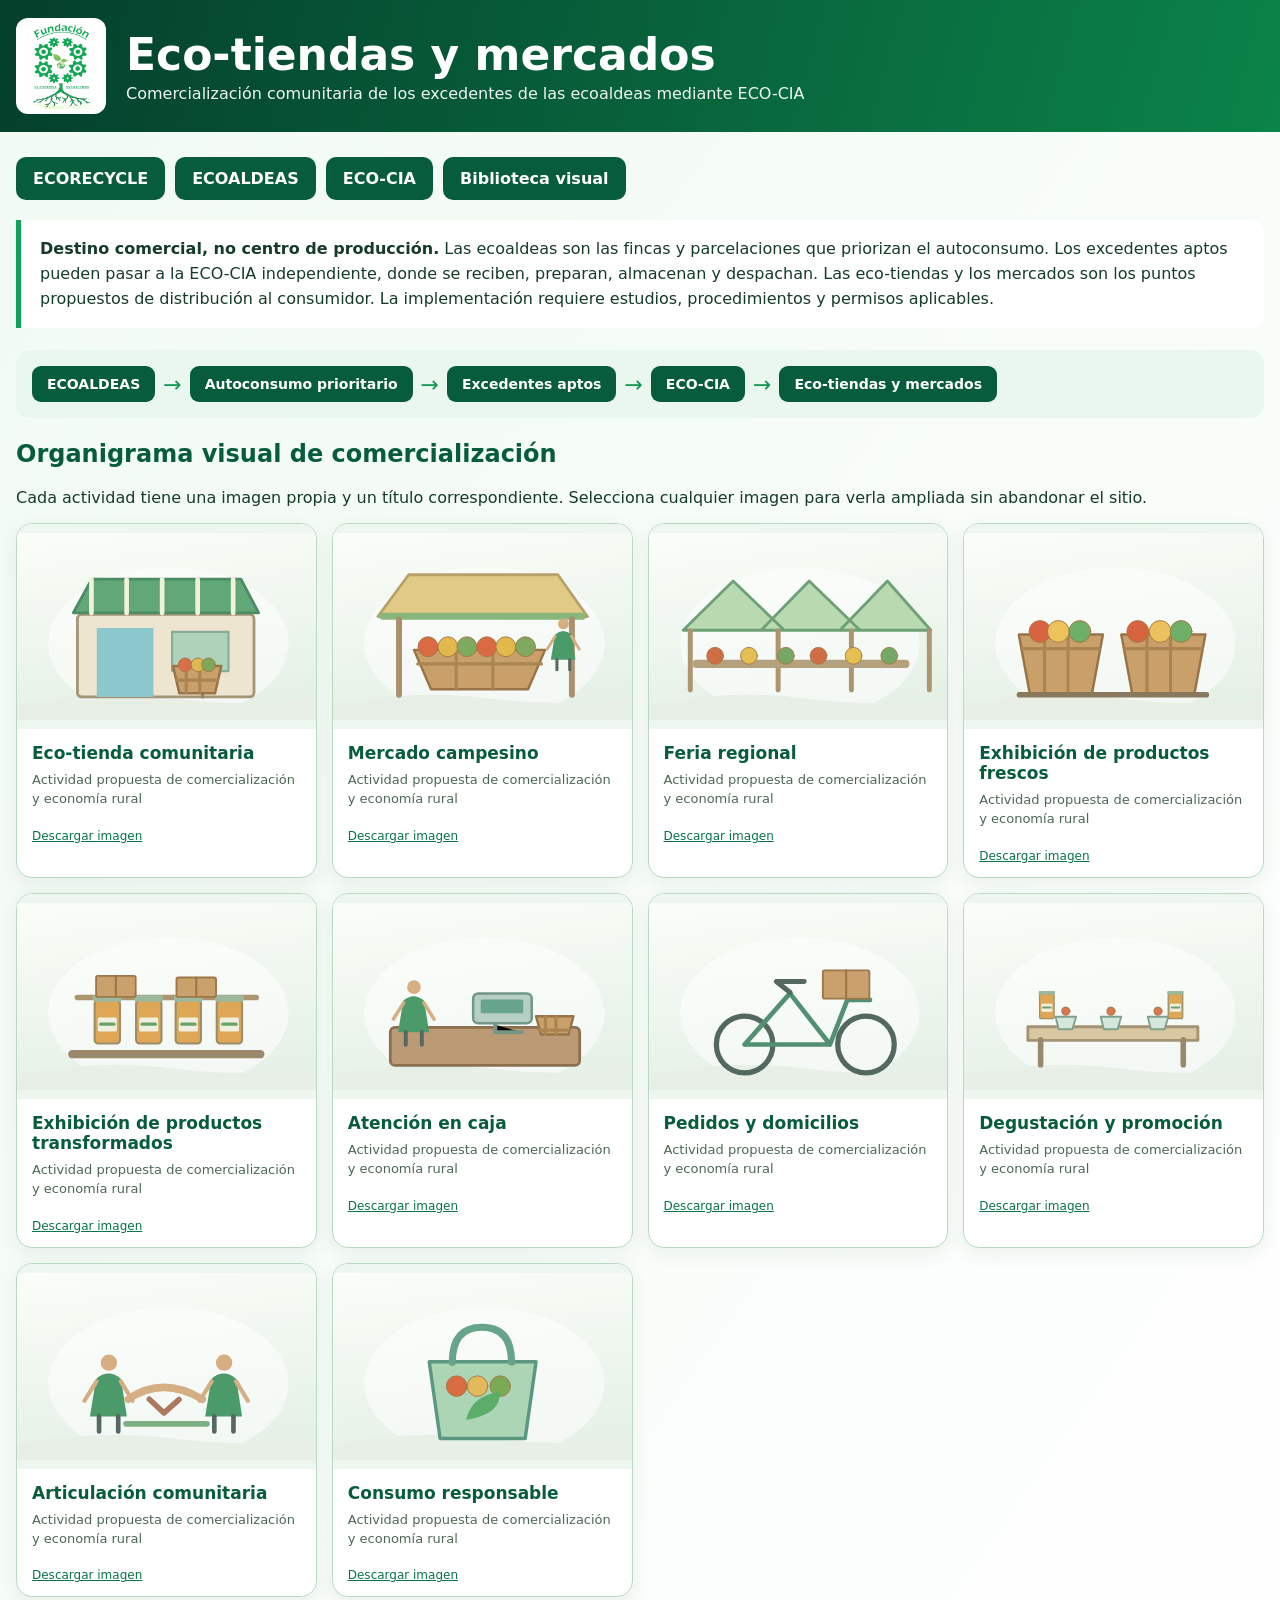
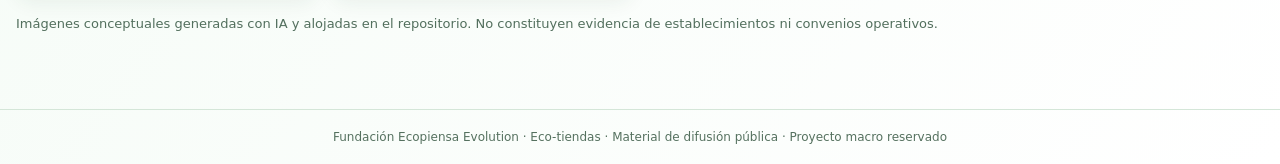
<file: ecotiendas.html>
<!doctype html><html lang="es"><head><meta charset="utf-8"><meta name="viewport" content="width=device-width,initial-scale=1"><meta name="description" content="Eco-tiendas de la Fundación Ecopiensa Evolution: comercialización de excedentes de ecoaldeas a través de ECO-CIA."><title>Eco-tiendas | Fundación Ecopiensa Evolution</title><style>
:root{--g:#075d3b;--bg:#f1f9f3;--text:#153b29}*{box-sizing:border-box}body{background:linear-gradient(125deg,#f0faf2,#fff);font-family:system-ui,Segoe UI,Arial,sans-serif;color:var(--text);margin:0}
header{display:flex;align-items:center;gap:20px;background:linear-gradient(105deg,#043f2c,#0b8349);color:#fff;padding:18px max(16px,calc((100vw - 1420px)/2))}header img{height:96px;width:90px;object-fit:contain;border-radius:12px;padding:5px;background:white}header h1{margin:0 0 4px;font-size:clamp(28px,4vw,44px)}header p{margin:0;opacity:.94}
main{max-width:1450px;padding:25px 16px 65px;margin:auto}nav{display:flex;flex-wrap:wrap;gap:10px;margin:0 0 20px}nav a{color:#fff;background:var(--g);border-radius:10px;padding:12px 17px;text-decoration:none;font-weight:800}.intro{padding:17px 19px;border-left:5px solid #0ca357;background:#fff;border-radius:0 13px 13px 0;line-height:1.55}
.flow{display:flex;gap:8px;align-items:center;flex-wrap:wrap;margin:22px 0;padding:16px;border-radius:14px;background:#e9f7ee}.flow strong{background:var(--g);color:white;padding:10px 15px;border-radius:9px;font-size:14px}.flow span{color:#159753;font-size:22px}
h2{color:var(--g)}.grid{display:grid;grid-template-columns:repeat(auto-fit,minmax(min(240px,100%),1fr));gap:15px}.card{border:1px solid #b9dac2;border-radius:16px;overflow:hidden;background:#fff;box-shadow:0 6px 19px #16492e12}.card button{width:100%;border:0;background:#edf7f0;padding:0;display:block;cursor:zoom-in;overflow:hidden}.card img{display:block;width:100%;height:205px;object-fit:contain}.card h3{margin:14px 15px 8px;font-size:17px;color:#075c3c}.card p{margin:0 15px 16px;line-height:1.45;font-size:13px;color:#4c6855}.note{font-size:13px;color:#526f5d;margin-top:19px}
dialog{border:0;border-radius:16px;max-width:min(96vw,1100px);box-shadow:0 20px 75px #072c1e80}dialog::backdrop{background:#052e22c4}.zoom-crop{width:min(87vw,900px);height:min(55vw,520px);max-height:68vh;overflow:hidden;margin:auto}
dialog .zoom-crop img{display:block;width:100%;height:100%;object-fit:contain}dialog button{padding:8px 14px;background:var(--g);color:#fff;border:0;border-radius:9px;cursor:pointer}footer{border-top:1px solid #d4e6d8;color:#55715f;padding:20px;text-align:center;font-size:12px}
</style></head><body><header><img src="./logo%20ecopiensa%20(1).png" alt="Logotipo oficial sin modificar de Fundación Ecopiensa Evolution"><div><h1>Eco-tiendas y mercados</h1><p>Comercialización comunitaria de los excedentes de las ecoaldeas mediante ECO-CIA</p></div></header>
<main><nav><a href="./index.html">ECORECYCLE</a><a href="./ecoaldeas.html">ECOALDEAS</a><a href="./ecocia.html">ECO-CIA</a><a href="./biblioteca-visual.html">Biblioteca visual</a></nav>
<div class="intro"><b>Destino comercial, no centro de producción.</b> Las ecoaldeas son las fincas y parcelaciones que priorizan el autoconsumo. Los excedentes aptos pueden pasar a la ECO-CIA independiente, donde se reciben, preparan, almacenan y despachan. Las eco-tiendas y los mercados son los puntos propuestos de distribución al consumidor. La implementación requiere estudios, procedimientos y permisos aplicables.</div>
<div class="flow"><strong>ECOALDEAS</strong><span>→</span><strong>Autoconsumo prioritario</strong><span>→</span><strong>Excedentes aptos</strong><span>→</span><strong>ECO-CIA</strong><span>→</span><strong>Eco-tiendas y mercados</strong></div>
<h2>Organigrama visual de comercialización</h2><p>Cada actividad tiene una imagen propia y un título correspondiente. Selecciona cualquier imagen para verla ampliada sin abandonar el sitio.</p>
<section id="items" class="grid" aria-label="Actividades de eco-tiendas"></section>
<p class="note">Imágenes conceptuales generadas con IA y alojadas en el repositorio. No constituyen evidencia de establecimientos ni convenios operativos.</p></main><dialog id="viewer"><div style="display:flex;justify-content:space-between;align-items:center;gap:12px;margin-bottom:9px"><strong id="viewerTitle"></strong><button id="close" type="button">Cerrar ×</button></div><div class="zoom-crop"><img id="viewerImg" alt=""></div><p class="note">Ilustración conceptual institucional.</p></dialog><footer>Fundación Ecopiensa Evolution · Eco-tiendas · Material de difusión pública · Proyecto macro reservado</footer>
<script>
(async()=>{const viewer=document.querySelector('#viewer'),items=document.querySelector('#items');document.querySelector('#close').onclick=()=>viewer.close();viewer.onclick=e=>{if(e.target===viewer)viewer.close()};
try{const r=await fetch('./assets/biblioteca/ecotiendas/manifest.json');if(!r.ok)throw Error('No disponible');const d=await r.json();for(const x of d.imagenes){const article=document.createElement('article'),btn=document.createElement('button'),img=document.createElement('img'),h=document.createElement('h3'),p=document.createElement('p');
article.className='card';btn.type='button';img.src='./'+x.archivo;img.loading='lazy';img.alt=x.alt||x.nombre;h.textContent=x.nombre;p.textContent='Actividad propuesta de comercialización y economía rural';btn.appendChild(img);
btn.onclick=()=>{document.querySelector('#viewerTitle').textContent=x.nombre;let big=document.querySelector('#viewerImg');big.src=img.src;big.alt=img.alt;viewer.showModal();};const link=document.createElement('a');link.href=img.src;link.download=x.archivo.split('/').pop();link.textContent='Descargar imagen';link.style='display:inline-block;margin:0 15px 14px;font-size:12px;color:#087447';article.append(btn,h,p,link);items.appendChild(article);}}
catch(e){items.textContent='Las imágenes todavía no están disponibles para consulta.'}})();
</script></body></html>
</file>
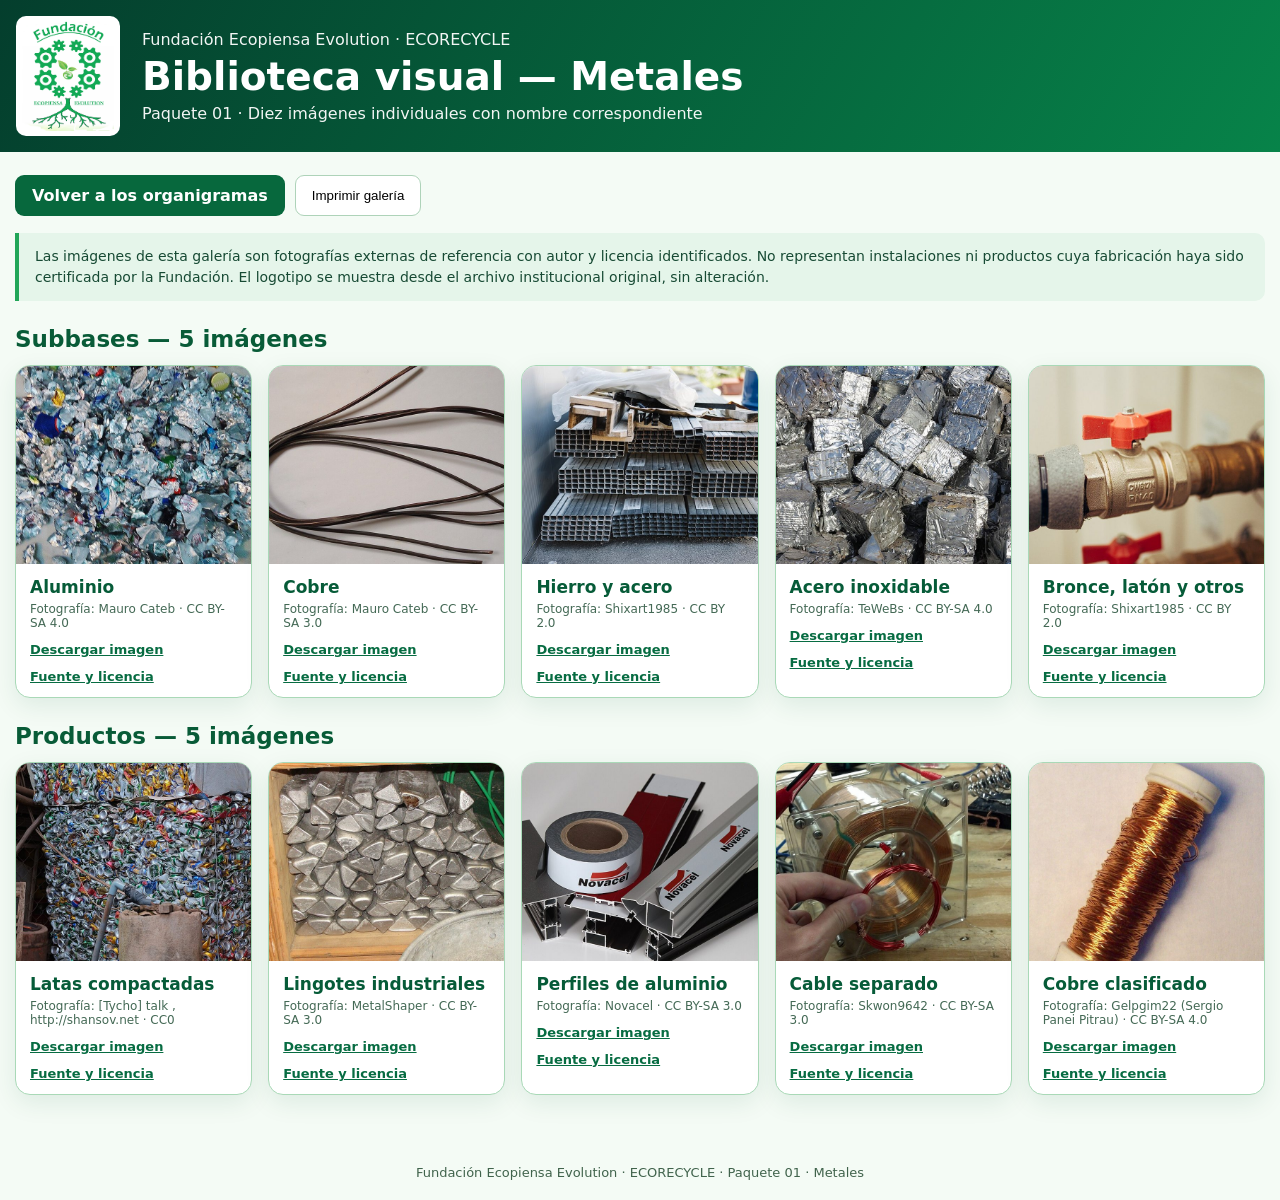
<file: biblioteca/metales/lote-01.html>
<!doctype html>
<html lang="es"><head><meta charset="utf-8"/><meta name="viewport" content="width=device-width,initial-scale=1"/>
<meta name="theme-color" content="#065e3d"/>
<title>Paquete 01 · Metales | Fundación Ecopiensa Evolution</title>
<style>
:root{color-scheme:light}*{box-sizing:border-box}body{margin:0;font-family:system-ui,Arial,sans-serif;background:#f4fbf5;color:#174a34}
header{background:linear-gradient(120deg,#043e2d,#078349);color:white;padding:16px max(16px,calc((100vw - 1250px)/2));display:flex;align-items:center;gap:22px}
header img{width:104px;max-height:120px;object-fit:contain;background:white;border-radius:10px;padding:5px}header h1{margin:0;font-size:clamp(23px,4vw,39px)}header p{margin:5px 0;opacity:.95}
main{max-width:1310px;margin:auto;padding:23px 15px 50px}nav{display:flex;gap:10px;flex-wrap:wrap}a{color:#076c42}
.back{display:inline-block;background:#07683d;color:white;text-decoration:none;font-weight:750;padding:11px 17px;border-radius:9px}
.notice{background:#e5f5ea;border-left:4px solid #21a658;padding:13px 16px;margin:17px 0;border-radius:0 10px 10px 0;font-size:14px;line-height:1.5}
.grid{display:grid;grid-template-columns:repeat(auto-fit,minmax(min(220px,100%),1fr));gap:16px}
figure{margin:0;overflow:hidden;background:white;border:1px solid #a9d9b7;border-radius:15px;box-shadow:0 8px 24px #0d563318}
figure img{width:100%;height:198px;object-fit:cover;display:block;background:#e2f1e5}
figcaption{padding:13px 14px}figcaption h3{font-size:17px;margin:0 0 5px;color:#065b38}figcaption p{font-size:12px;margin:5px 0 12px;color:#446955}
.links{display:flex;gap:12px;flex-wrap:wrap;font-size:13px;font-weight:700}
.group-title{font-size:23px;color:#085b37;margin:25px 0 13px}
footer{font-size:13px;text-align:center;padding:20px;color:#40634c}
@media print{header{background:#075538!important;-webkit-print-color-adjust:exact;print-color-adjust:exact}nav,.links,.notice{display:none}.grid{grid-template-columns:repeat(3,1fr)}figure{break-inside:avoid}}
</style></head><body>
<header><img src="../../logo%20ecopiensa%20(1).png" alt="Logotipo original oficial de Fundación Ecopiensa Evolution"/><div><p>Fundación Ecopiensa Evolution · ECORECYCLE</p><h1>Biblioteca visual — Metales</h1><p>Paquete 01 · Diez imágenes individuales con nombre correspondiente</p></div></header>
<main>
<nav><a class="back" href="../../index.html">Volver a los organigramas</a><button onclick="window.print()" style="border:1px solid #aed3b9;border-radius:9px;padding:11px 16px;background:white;cursor:pointer">Imprimir galería</button></nav>
<p class="notice">Las imágenes de esta galería son fotografías externas de referencia con autor y licencia identificados. No representan instalaciones ni productos cuya fabricación haya sido certificada por la Fundación. El logotipo se muestra desde el archivo institucional original, sin alteración.</p>
<h2 class="group-title">Subbases — 5 imágenes</h2><section class="grid" id="subbases"></section>
<h2 class="group-title">Productos — 5 imágenes</h2><section class="grid" id="productos"></section>
</main>
<footer>Fundación Ecopiensa Evolution · ECORECYCLE · Paquete 01 · Metales</footer>
<script>
(async function(){
 const r=await fetch('../../assets/biblioteca/metales/manifest.json');
 const j=await r.json();
 function render(list,target){for(const f of list){if(!f.archivo)continue;
  const fig=document.createElement('figure'),img=document.createElement('img'),cap=document.createElement('figcaption'),h=document.createElement('h3'),p=document.createElement('p'),links=document.createElement('div'),dl=document.createElement('a'),src=document.createElement('a');
  img.src='../../'+f.archivo;img.alt=f.nombre;img.loading='lazy';h.textContent=f.nombre;
  p.textContent=(f.autor?'Fotografía: '+f.autor.replace(/<[^>]+>/g,'').slice(0,100)+' · ':'')+(f.licencia||'Consultar licencia');
  links.className='links';dl.href='../../'+f.archivo;dl.download=f.archivo.split('/').at(-1);dl.textContent='Descargar imagen';
  src.href=f.fuente||'#';src.target='_blank';src.rel='noopener noreferrer';src.textContent='Fuente y licencia';
  links.append(dl,src);cap.append(h,p,links);fig.append(img,cap);target.appendChild(fig);
 }}
 render(j.imagenes.filter(x=>x.tipo==='subbases'),document.getElementById('subbases'));
 render(j.imagenes.filter(x=>x.tipo==='productos'),document.getElementById('productos'));
})().catch(e=>{document.getElementById('subbases').textContent='No fue posible cargar la galería';});
</script></body></html>
</file>
<file: fotos-catalogo.css>
/* Cada punto del organigrama tiene imagen propia o estado pendiente; no emojis ni destinos externos. */
.vIcon,.mini,.eco-photo-link,.eco-thumb-link,.eco-thumb,.eco-photo{display:none!important}
.visual{padding:0;background:#e6f3e9;height:158px;overflow:hidden}
.local-image-slot{width:100%;height:100%;display:flex;min-width:0}
.local-photo-button{padding:0;border:0;background:#e8f5e9;display:block;width:100%;height:100%;cursor:zoom-in}
.local-photo-button img{display:block;width:100%;height:100%;object-fit:cover;object-position:center;background:#e7f2e9}.local-photo-button img.fit-contain{object-fit:contain;padding:3px;background:#fff}
.local-photo-button:focus-visible{outline:3px solid #0ca95c;outline-offset:-3px}
.product{min-height:82px;display:flex;align-items:center;gap:10px}
.product .local-image-slot{height:68px;width:90px;flex:0 0 90px;border-radius:8px;overflow:hidden}
.product span:last-child{font-size:13px;line-height:1.35;min-width:0;overflow-wrap:anywhere}
.image-pending{width:100%;height:100%;min-height:44px;display:grid;place-items:center;background:#f3f8f4;font-size:11px;color:#668072;text-align:center;padding:10px;font-weight:600;line-height:1.4;border:1px dashed #d1e3d4}
.base-em{overflow:hidden}
.base-em .local-image-slot,.base-em .local-photo-button{width:100%;height:100%;min-height:96px}
#ecorecycle-viewer{border:0;border-radius:18px;padding:12px;max-width:min(94vw,940px);max-height:92vh;box-shadow:0 20px 75px #042b2170}
#ecorecycle-viewer::backdrop{background:#08271dc0}
#ecorecycle-viewer .viewer-top{display:flex;gap:16px;align-items:center;justify-content:space-between;padding:6px 8px 12px;font-size:19px;color:#085334}
#ecorecycle-viewer .viewer-close{background:#0b7448;color:white;border:0;border-radius:8px;padding:9px 14px;cursor:pointer}
#viewer-img{display:block;max-height:70vh;max-width:100%;margin:0 auto;border-radius:8px;object-fit:contain}
.viewer-details{font-size:12px;color:#536c5b;padding:10px 8px;line-height:1.5}
@media(max-width:640px){.product .local-image-slot{width:72px;flex-basis:72px;height:66px}.visual{height:135px}}
@media print{.local-photo-button img{display:block!important}.image-pending{background:#f5f5f5}}
</file>
